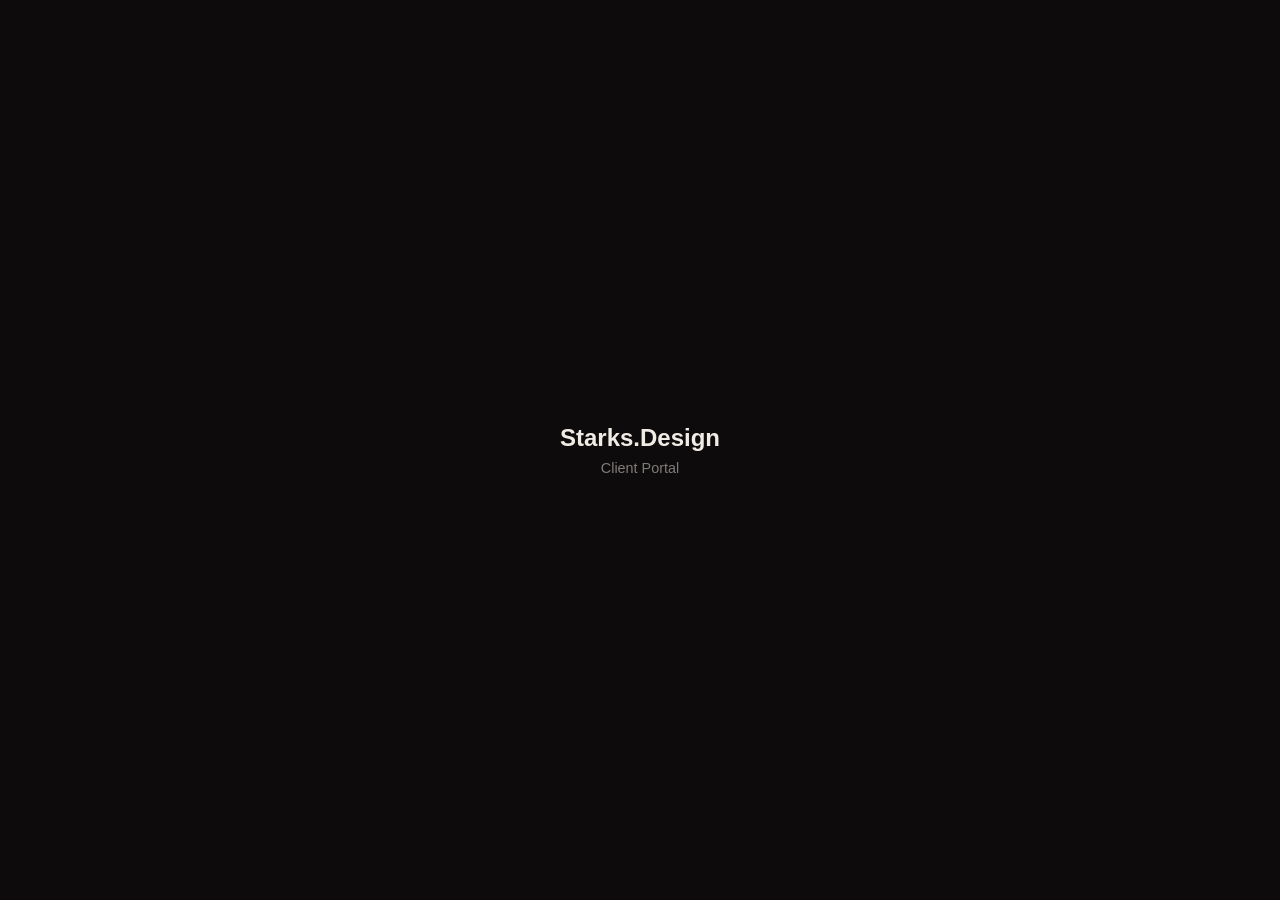
<file: index.html>
<!DOCTYPE html>
<html lang="de">
<head>
<meta charset="UTF-8">
<meta name="robots" content="noindex, nofollow">
<meta name="viewport" content="width=device-width, initial-scale=1.0">
<title>Starks.Design — Client Portal</title>
<style>
  * { margin: 0; padding: 0; box-sizing: border-box; }
  body { background: #0D0B0B; color: #F1EBE5; font-family: 'Inter', -apple-system, sans-serif; display: flex; align-items: center; justify-content: center; min-height: 100vh; }
  .wrap { text-align: center; padding: 2rem; }
  h1 { font-size: 1.5rem; font-weight: 600; margin-bottom: 0.5rem; }
  p { font-size: 0.9rem; opacity: 0.5; }
</style>
</head>
<body>
<div class="wrap">
  <h1>Starks.Design</h1>
  <p>Client Portal</p>
</div>
<script defer src="https://static.cloudflareinsights.com/beacon.min.js" data-cf-beacon='{"token": "7d18ec3381de4b31917579e9dbac5aa0"}'></script>
<script type="text/javascript">(function(c,l,a,r,i,t,y){c[a]=c[a]||function(){(c[a].q=c[a].q||[]).push(arguments)};t=l.createElement(r);t.async=1;t.src="https://www.clarity.ms/tag/"+i;y=l.getElementsByTagName(r)[0];y.parentNode.insertBefore(t,y);})(window,document,"clarity","script","wxai4urpia");clarity("set","cookies",false);</script>
<script>
document.addEventListener('DOMContentLoaded',function(){
  document.querySelectorAll('a[href*="tidycal"],a[href*="mailto"],a[href*="tel:"]').forEach(function(el){
    el.addEventListener('click',function(){clarity('event','cta_click');});
  });
  var locks=document.querySelectorAll('.lock-badge,[data-lock],.blur-card');
  locks.forEach(function(el){
    el.addEventListener('click',function(){clarity('event','lock_click');});
  });
  var observer=new IntersectionObserver(function(entries){
    entries.forEach(function(e){
      if(e.isIntersecting){clarity('event','reached_'+e.target.dataset.section);observer.unobserve(e.target);}
    });
  },{threshold:0.5});
  document.querySelectorAll('[data-section]').forEach(function(el){observer.observe(el);});
  var scrollMax=0;
  window.addEventListener('scroll',function(){
    var pct=Math.round((window.scrollY+window.innerHeight)/document.documentElement.scrollHeight*100);
    if(pct>scrollMax){scrollMax=pct;if(pct>=25&&scrollMax<30)clarity('event','scroll_25');if(pct>=50&&scrollMax<55)clarity('event','scroll_50');if(pct>=75&&scrollMax<80)clarity('event','scroll_75');if(pct>=90&&scrollMax<95)clarity('event','scroll_90');}
  });
});
</script>
</body>
</html>
</file>
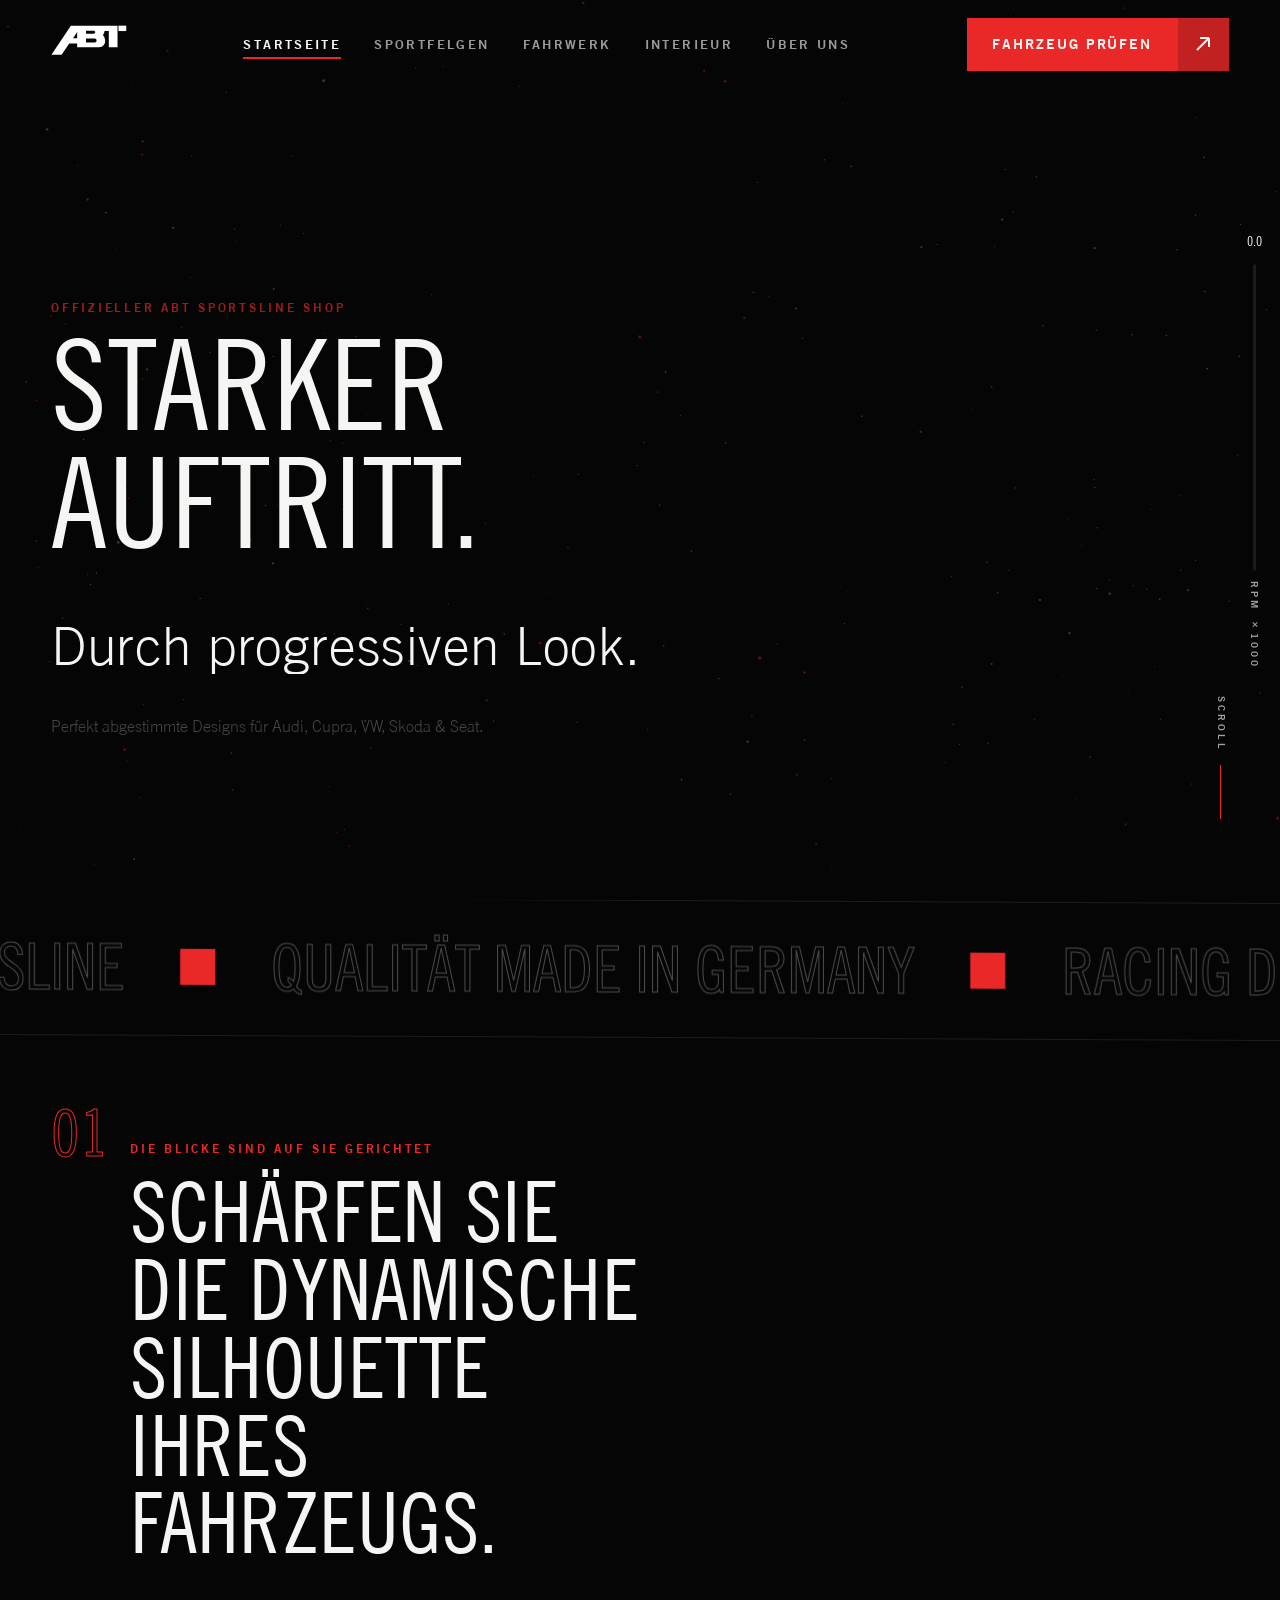
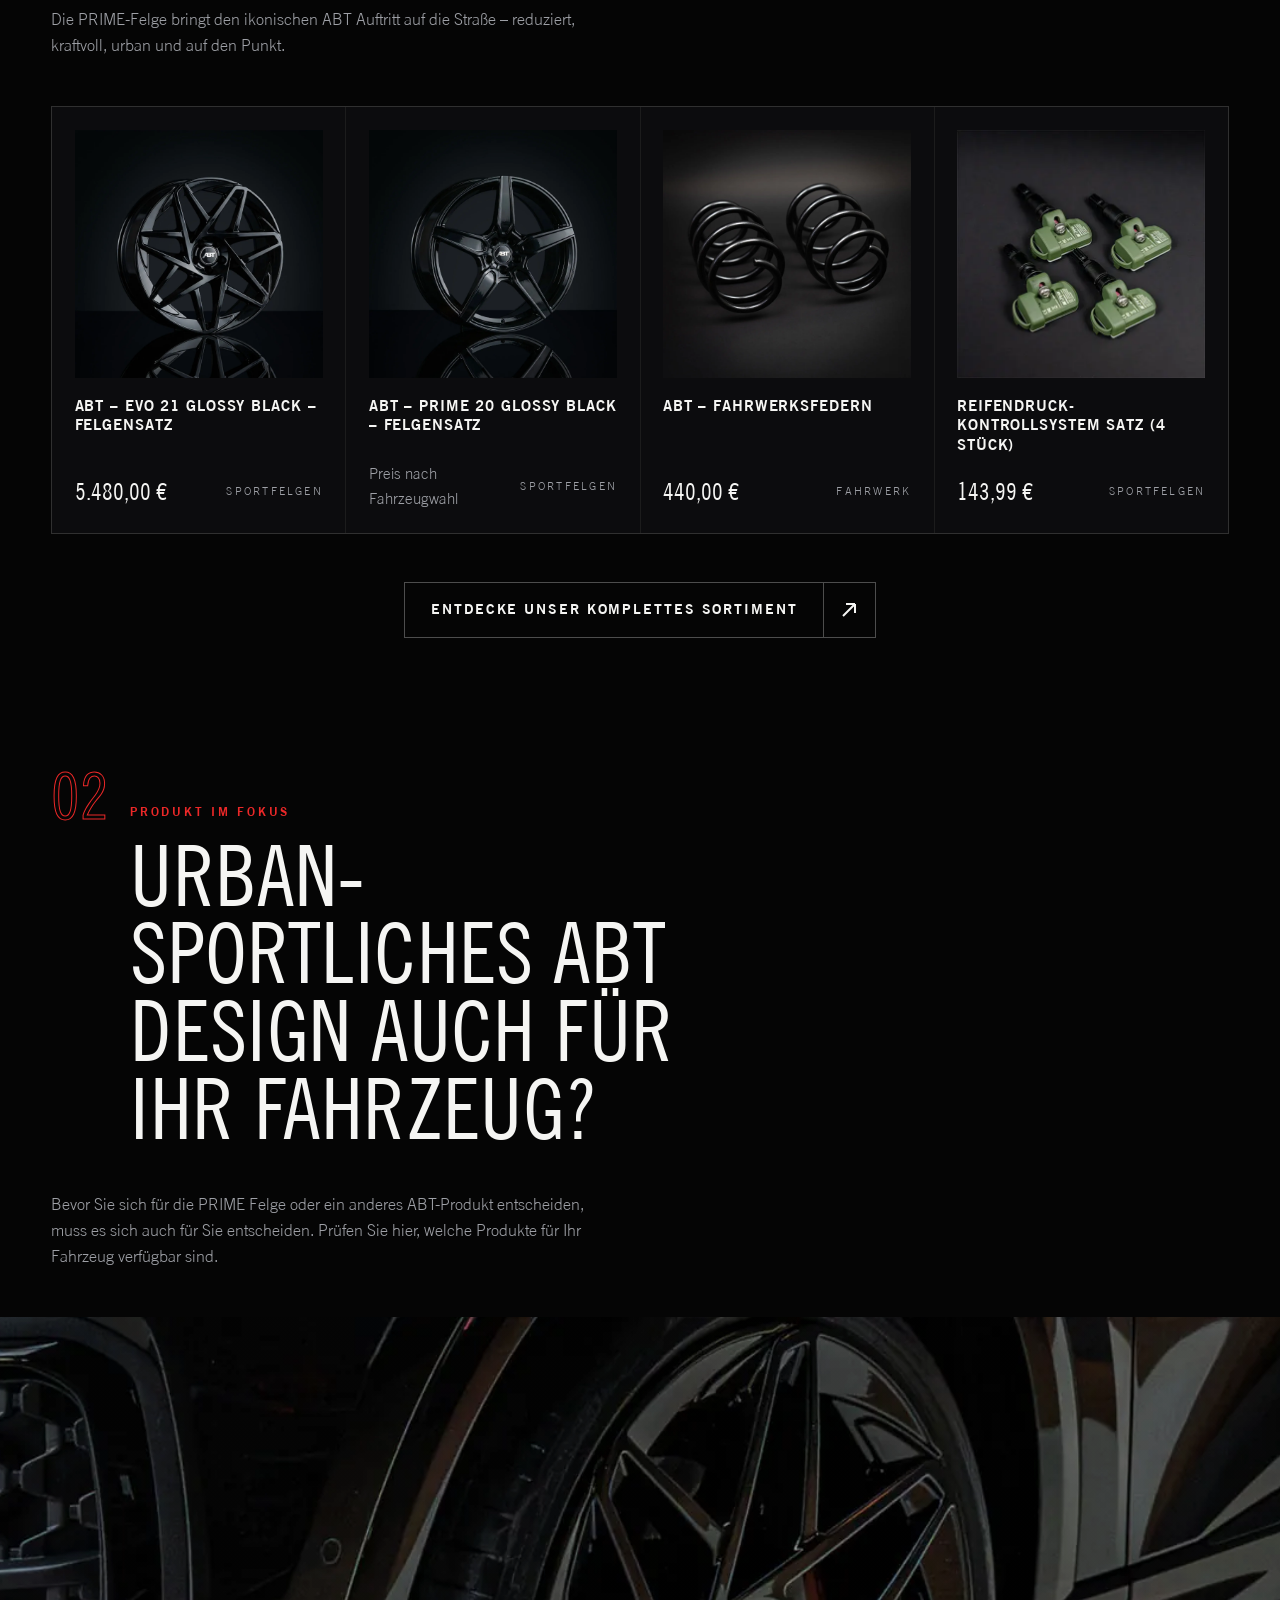
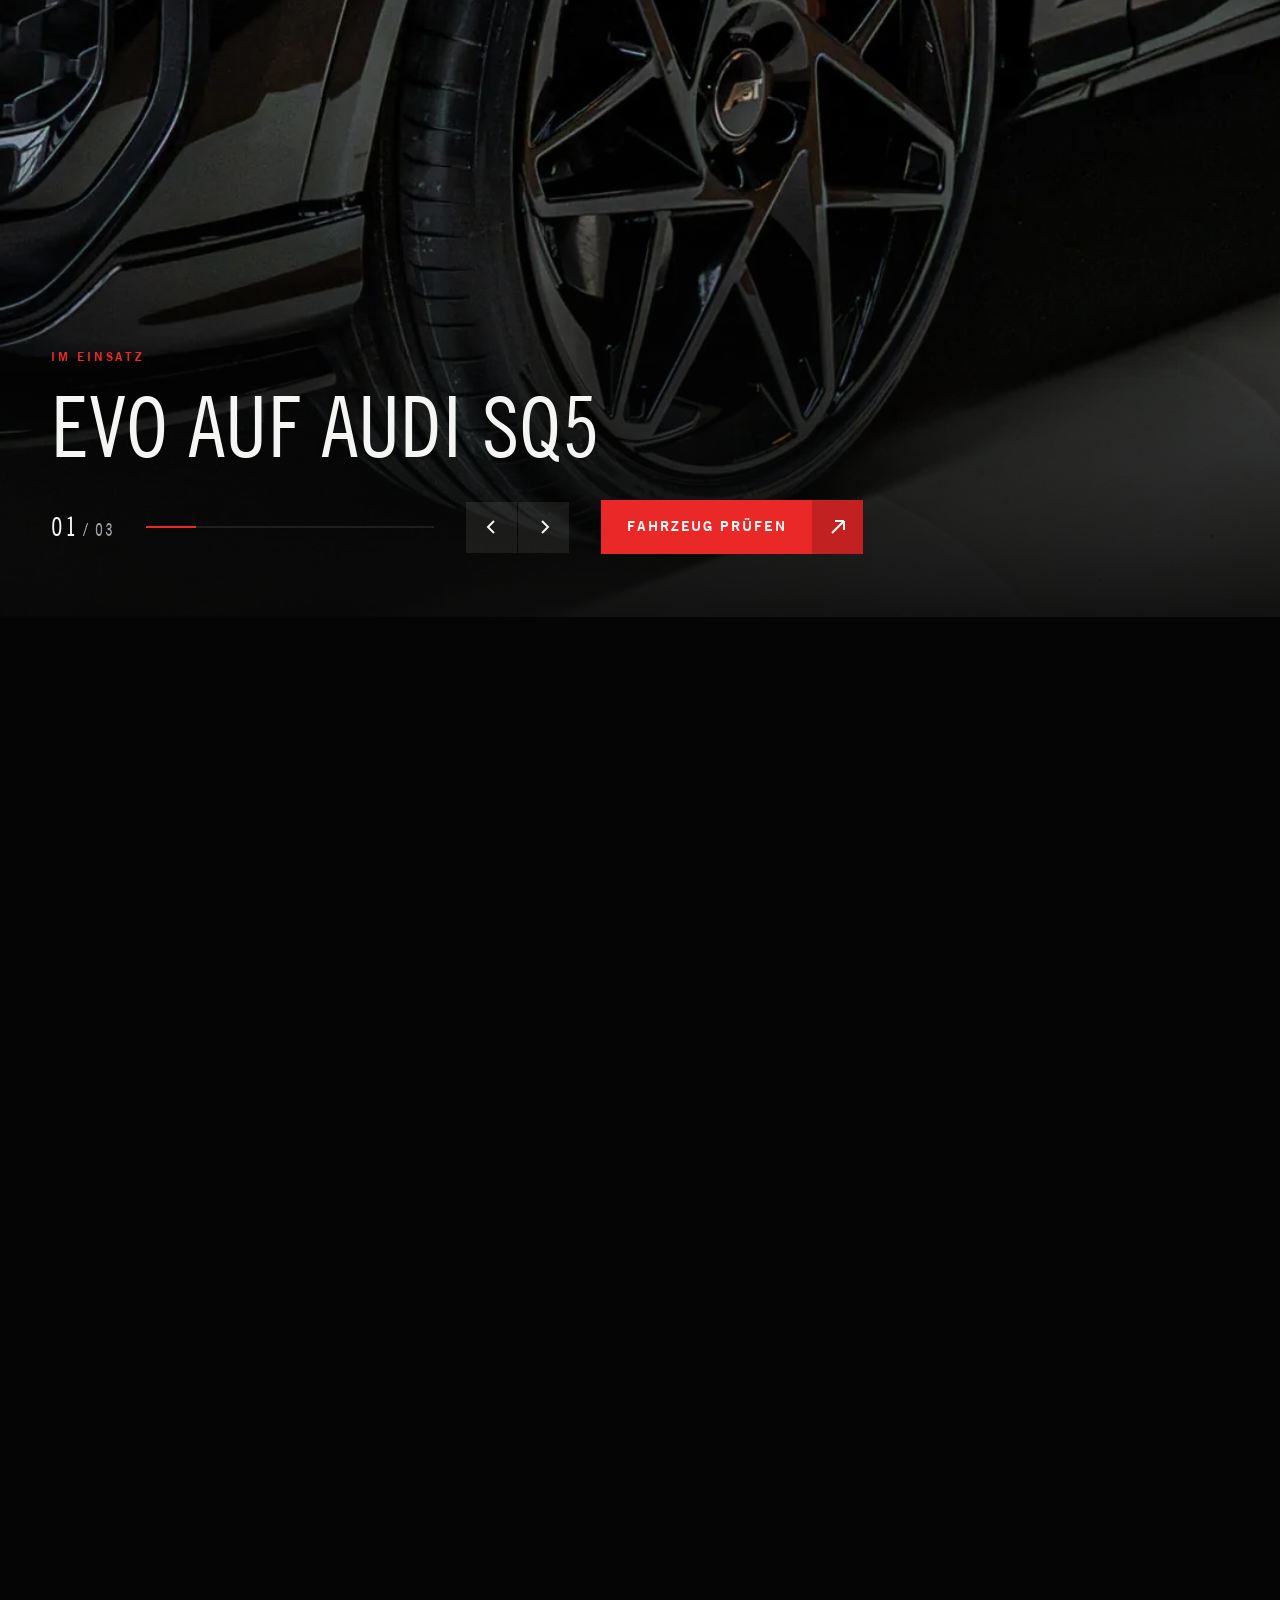
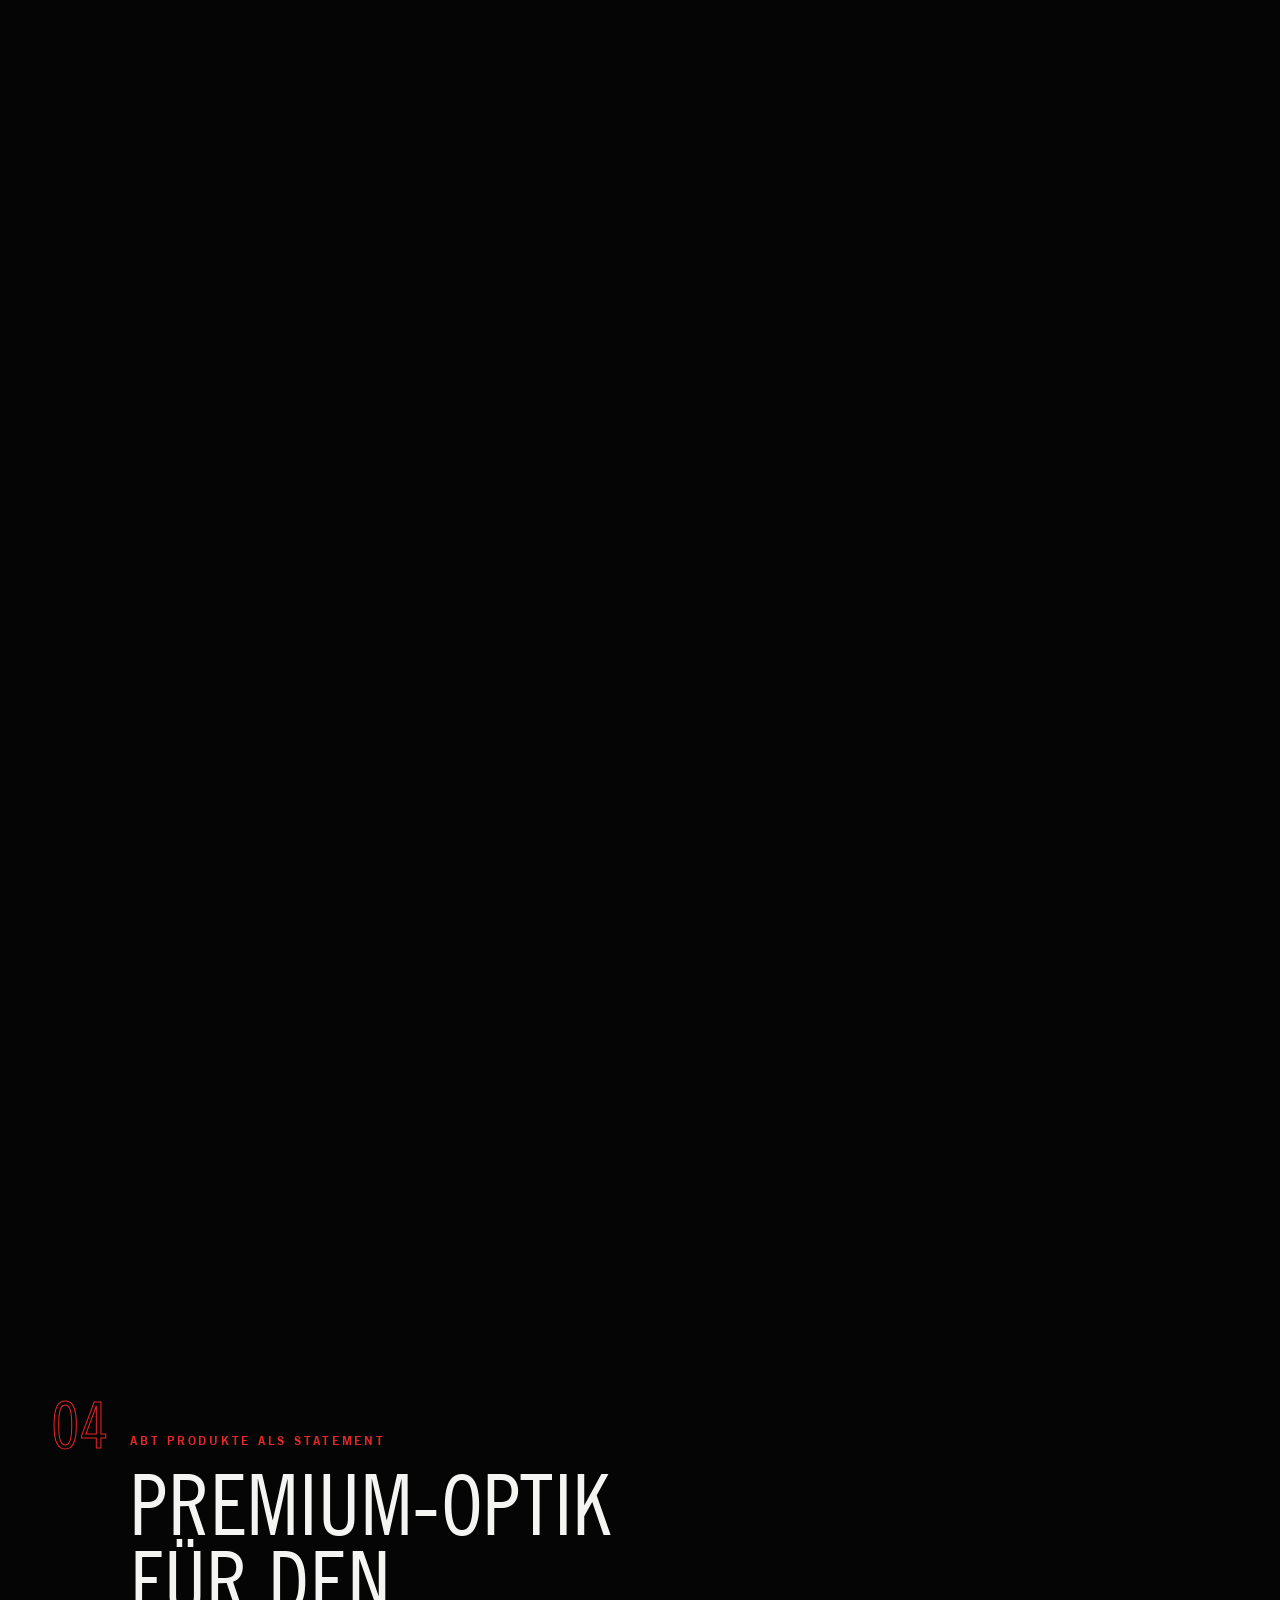
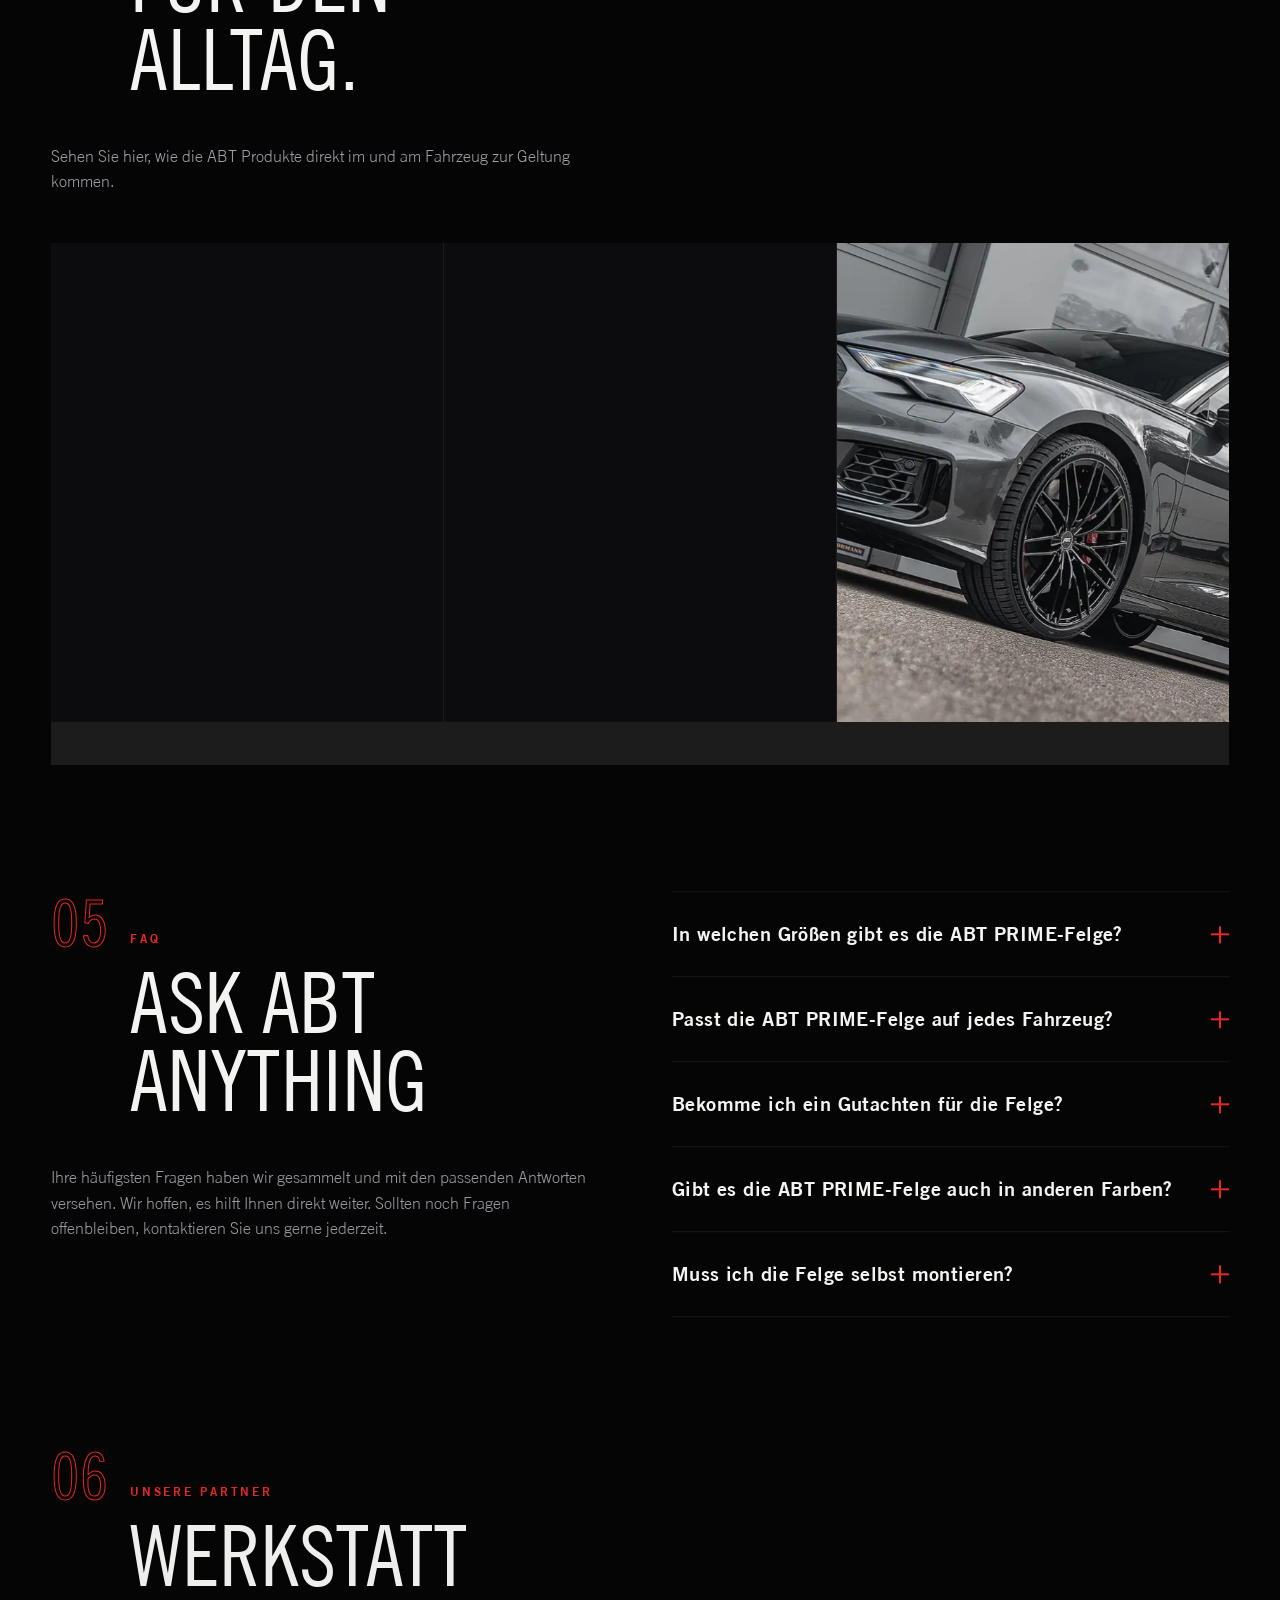
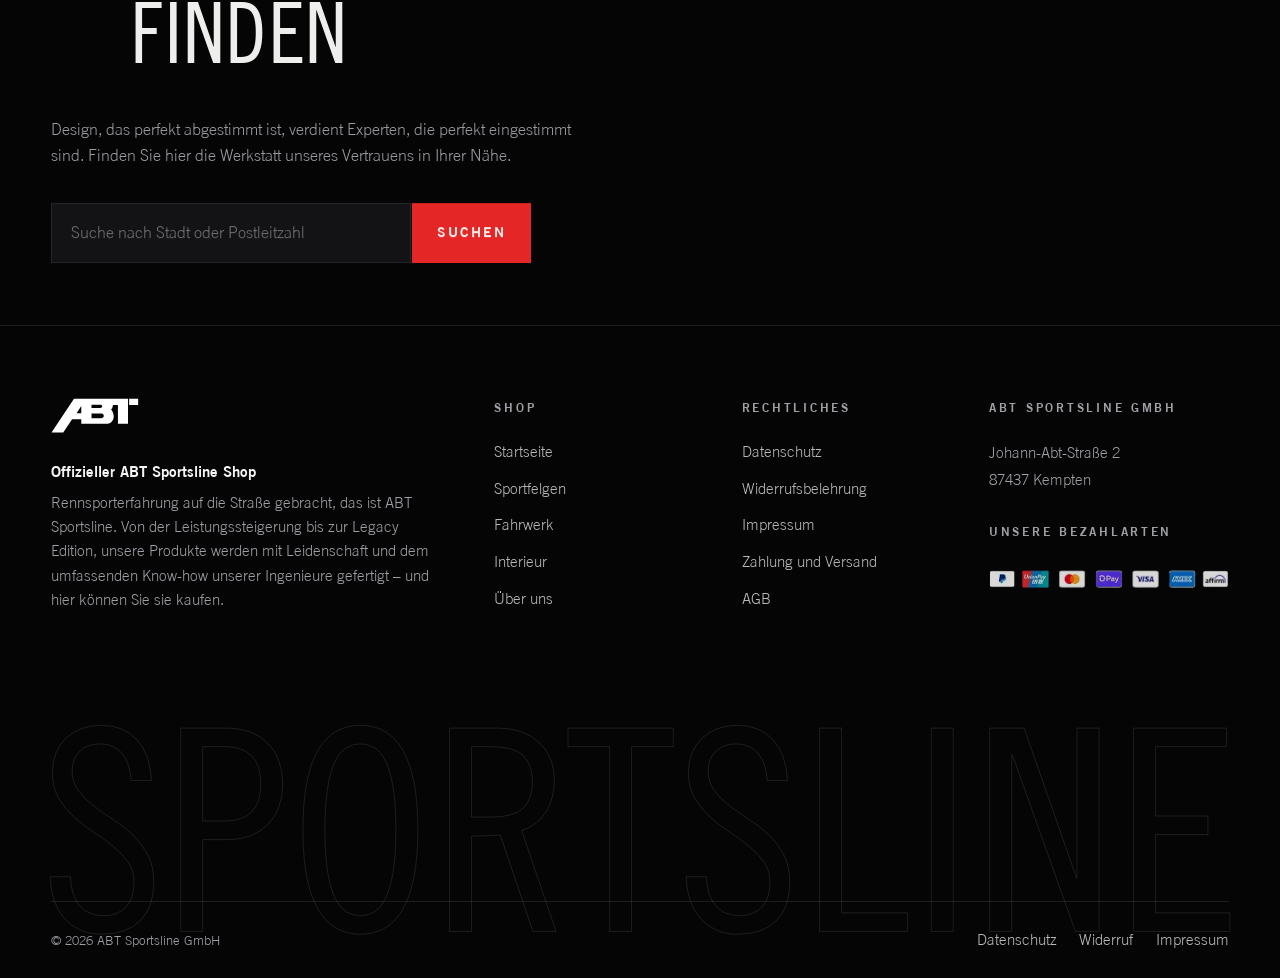
<file: abt-demo/index.html>
<!DOCTYPE html>
<html lang="de">
<head>
<meta charset="UTF-8">
<meta name="viewport" content="width=device-width, initial-scale=1">
<title>ABT Shop — Offizieller ABT Sportsline Shop</title>
<meta name="description" content="Starker Auftritt durch progressiven Look. Perfekt abgestimmte Designs für Audi, Cupra, VW, Skoda & Seat.">
<link rel="stylesheet" href="css/style.css">
</head>
<body>

<!-- Preloader -->
<div class="preloader" aria-hidden="true">
  <svg viewBox="0 0 102 41" fill="none" xmlns="http://www.w3.org/2000/svg"><path d="M0.611328 40.292L26.7865 0.860352H89.7556V29.9648H77.9998V8.1814H72.2594C72.067 9.35733 71.977 9.77439 71.6715 10.6587C71.229 11.8921 70.9277 12.3311 69.9349 13.5227C71.117 14.822 71.5805 15.5526 72.1642 17.0359C72.7449 18.4302 73.0911 20.1131 73.0911 21.5378C73.0911 23.6095 72.4624 25.375 71.1128 27.0903C70.4956 27.9087 69.7465 28.5913 68.8876 29.1192C67.8174 29.7536 66.8089 29.9648 64.8745 29.9648H35.2836V24.8304H24.5896L14.2869 40.292H0.611328ZM47.2319 23.4778H58.8057C60.4534 23.4778 61.5174 22.4357 61.5174 20.8218C61.5174 19.2079 60.4231 18.1125 58.9145 18.1125H47.2319V23.4778ZM29.7932 17.7864H35.2846V9.29461L29.7932 17.7864ZM47.212 11.6715H57.182C58.8182 11.6715 59.6489 11.0068 59.6489 9.69495C59.6489 8.00057 58.0692 7.74657 57.1276 7.74657H47.2109V11.6715H47.212Z" fill="white"/><path d="M101.55 0.860352H91.0645V8.1814H101.55V0.860352Z" fill="white"/></svg>
  <div class="preloader-bar"><i></i></div>
</div>

<!-- Navigation -->
<header class="nav">
  <a class="nav-logo" href="index.html" aria-label="ABT Startseite">
    <svg viewBox="0 0 102 41" fill="none" xmlns="http://www.w3.org/2000/svg"><path d="M0.611328 40.292L26.7865 0.860352H89.7556V29.9648H77.9998V8.1814H72.2594C72.067 9.35733 71.977 9.77439 71.6715 10.6587C71.229 11.8921 70.9277 12.3311 69.9349 13.5227C71.117 14.822 71.5805 15.5526 72.1642 17.0359C72.7449 18.4302 73.0911 20.1131 73.0911 21.5378C73.0911 23.6095 72.4624 25.375 71.1128 27.0903C70.4956 27.9087 69.7465 28.5913 68.8876 29.1192C67.8174 29.7536 66.8089 29.9648 64.8745 29.9648H35.2836V24.8304H24.5896L14.2869 40.292H0.611328ZM47.2319 23.4778H58.8057C60.4534 23.4778 61.5174 22.4357 61.5174 20.8218C61.5174 19.2079 60.4231 18.1125 58.9145 18.1125H47.2319V23.4778ZM29.7932 17.7864H35.2846V9.29461L29.7932 17.7864ZM47.212 11.6715H57.182C58.8182 11.6715 59.6489 11.0068 59.6489 9.69495C59.6489 8.00057 58.0692 7.74657 57.1276 7.74657H47.2109V11.6715H47.212Z" fill="white"/><path d="M101.55 0.860352H91.0645V8.1814H101.55V0.860352Z" fill="white"/></svg>
  </a>
  <nav aria-label="Hauptnavigation">
    <ul class="nav-links">
      <li><a href="index.html" class="is-active">Startseite</a></li>
      <li><a href="produkt-evo.html">Sportfelgen</a></li>
      <li><a href="produkt-federn.html">Fahrwerk</a></li>
      <li><a href="index.html#produkte">Interieur</a></li>
      <li><a href="ueber-uns.html">Über uns</a></li>
    </ul>
  </nav>
  <div class="nav-cta">
    <a class="btn" href="index.html#fokus">
      <span class="btn-label">Fahrzeug prüfen</span>
      <span class="btn-arrow"><svg viewBox="0 0 16 16" fill="none"><path d="M2 14L14 2M14 2H5M14 2V11" stroke="currentColor" stroke-width="2"/></svg></span>
    </a>
    <button class="nav-burger" aria-label="Menü öffnen"><span></span><span></span></button>
  </div>
</header>

<div class="mobile-menu">
  <a href="index.html" class="is-active">Startseite</a>
  <a href="produkt-evo.html">Sportfelgen</a>
  <a href="produkt-federn.html">Fahrwerk</a>
  <a href="index.html#produkte">Interieur</a>
  <a href="ueber-uns.html">Über uns</a>
</div>

<!-- Redline Scroll-Indikator -->
<div class="redline" aria-hidden="true">
  <span class="redline-value">0.0</span>
  <div class="redline-track"><i class="redline-fill"></i></div>
  <span class="redline-label">RPM ×1000</span>
</div>

<main>

  <!-- Hero -->
  <section class="hero">
    <div class="hero-media">
      <video src="https://pub-4e8524ea958144bf9110f9c76f5e0d6c.r2.dev/abt-demo/video/hero.mp4" autoplay muted loop playsinline></video>
    </div>
    <div class="hero-webgl"></div>
    <div class="hero-content">
      <p class="t-label" data-hero-fade>Offizieller ABT Sportsline Shop</p>
      <h1 class="t-hero hero-title" data-hero-title style="margin-top: 1rem;">
        <span class="line"><span>Starker</span></span>
        <span class="line"><span>Auftritt.</span></span>
        <span class="line"><span class="hero-line-sub">Durch progressiven Look.</span></span>
      </h1>
      <p class="hero-sub" data-hero-fade>Perfekt abgestimmte Designs für Audi, Cupra, VW, Skoda &amp; Seat.</p>
      <div class="hero-actions" data-hero-fade>
        <a class="btn" href="#fokus">
          <span class="btn-label">Fahrzeug prüfen</span>
          <span class="btn-arrow"><svg viewBox="0 0 16 16" fill="none"><path d="M2 14L14 2M14 2H5M14 2V11" stroke="currentColor" stroke-width="2"/></svg></span>
        </a>
        <a class="btn btn--ghost" href="#produkte">
          <span class="btn-label">Unsere Produkte</span>
          <span class="btn-arrow"><svg viewBox="0 0 16 16" fill="none"><path d="M8 2V14M8 14L2 8M8 14L14 8" stroke="currentColor" stroke-width="2"/></svg></span>
        </a>
      </div>
    </div>
    <div class="hero-scrollhint" aria-hidden="true"><span>Scroll</span><i></i></div>
  </section>

  <!-- Marquee -->
  <div class="marquee" data-skew>
    <div class="marquee-track">
      <span>ABT Sportsline</span>
      <span>Qualität Made in Germany</span>
      <span>Racing DNA</span>
    </div>
  </div>

  <!-- 01 — Produkte -->
  <section class="section" id="produkte">
    <div class="container">
      <div class="sec-head" data-reveal>
        <span class="t-num">01</span>
        <div class="sec-head-stack">
          <p class="t-label">Die Blicke sind auf Sie gerichtet</p>
          <h2 class="t-h2" style="max-width: 14ch;">Schärfen Sie die dynamische Silhouette Ihres Fahrzeugs.</h2>
        </div>
      </div>
      <p class="t-body" data-reveal style="margin-bottom: 3rem;">Die PRIME-Felge bringt den ikonischen ABT Auftritt auf die Straße – reduziert, kraftvoll, urban und auf den Punkt.</p>

      <div class="product-grid" data-reveal>
        <a class="product-card" href="produkt-evo.html">
          <span class="product-card-arrow"><svg viewBox="0 0 16 16" fill="none"><path d="M2 14L14 2M14 2H5M14 2V11" stroke="currentColor" stroke-width="2"/></svg></span>
          <div class="product-card-img"><img src="assets/img/produkt-evo.webp" alt="ABT EVO Felge in Glossy Black" loading="lazy"></div>
          <p class="product-card-name">ABT – EVO 21 Glossy Black – Felgensatz</p>
          <div class="product-card-meta">
            <span class="product-card-price">5.480,00&nbsp;€</span>
            <span class="product-card-cat">Sportfelgen</span>
          </div>
        </a>
        <a class="product-card" href="produkt-evo.html">
          <span class="product-card-arrow"><svg viewBox="0 0 16 16" fill="none"><path d="M2 14L14 2M14 2H5M14 2V11" stroke="currentColor" stroke-width="2"/></svg></span>
          <div class="product-card-img"><img src="assets/img/produkt-prime.webp" alt="ABT PRIME Felge in Glossy Black" loading="lazy"></div>
          <p class="product-card-name">ABT – PRIME 20 Glossy Black – Felgensatz</p>
          <div class="product-card-meta">
            <span class="product-card-price" style="font-size:0.95rem; font-family:var(--font-body); color:var(--silver);">Preis nach Fahrzeugwahl</span>
            <span class="product-card-cat">Sportfelgen</span>
          </div>
        </a>
        <a class="product-card" href="produkt-federn.html">
          <span class="product-card-arrow"><svg viewBox="0 0 16 16" fill="none"><path d="M2 14L14 2M14 2H5M14 2V11" stroke="currentColor" stroke-width="2"/></svg></span>
          <div class="product-card-img"><img src="assets/img/produkt-federn.webp" alt="ABT Fahrwerksfedern" loading="lazy"></div>
          <p class="product-card-name">ABT – Fahrwerksfedern</p>
          <div class="product-card-meta">
            <span class="product-card-price">440,00&nbsp;€</span>
            <span class="product-card-cat">Fahrwerk</span>
          </div>
        </a>
        <a class="product-card" href="index.html#produkte">
          <span class="product-card-arrow"><svg viewBox="0 0 16 16" fill="none"><path d="M2 14L14 2M14 2H5M14 2V11" stroke="currentColor" stroke-width="2"/></svg></span>
          <div class="product-card-img"><img src="assets/img/produkt-rdks.webp" alt="Reifendruckkontrollsystem" loading="lazy"></div>
          <p class="product-card-name">Reifendruck-Kontrollsystem Satz (4 Stück)</p>
          <div class="product-card-meta">
            <span class="product-card-price">143,99&nbsp;€</span>
            <span class="product-card-cat">Sportfelgen</span>
          </div>
        </a>
      </div>

      <div data-reveal style="margin-top: 3rem; display:flex; justify-content:center;">
        <a class="btn btn--ghost" href="produkt-evo.html">
          <span class="btn-label">Entdecke unser komplettes Sortiment</span>
          <span class="btn-arrow"><svg viewBox="0 0 16 16" fill="none"><path d="M2 14L14 2M14 2H5M14 2V11" stroke="currentColor" stroke-width="2"/></svg></span>
        </a>
      </div>
    </div>
  </section>

  <!-- 02 — Produkt im Fokus (Slider) -->
  <section class="section" id="fokus">
    <div class="container">
      <div class="sec-head" data-reveal>
        <span class="t-num">02</span>
        <div class="sec-head-stack">
          <p class="t-label">Produkt im Fokus</p>
          <h2 class="t-h2" style="max-width: 16ch;">Urban-sportliches ABT Design auch für Ihr Fahrzeug?</h2>
        </div>
      </div>
      <p class="t-body" data-reveal style="margin-bottom: 3rem;">Bevor Sie sich für die PRIME Felge oder ein anderes ABT-Produkt entscheiden, muss es sich auch für Sie entscheiden. Prüfen Sie hier, welche Produkte für Ihr Fahrzeug verfügbar sind.</p>
    </div>

    <div class="showcase" data-showcase data-reveal-img aria-roledescription="Slider" aria-label="Produkt-Showcase">
      <div class="showcase-slide" data-title="EVO auf Audi SQ5">
        <div class="showcase-slide-media"><img src="assets/img/slider-sq5-evo.webp" alt="ABT EVO Felge am Audi SQ5"></div>
      </div>
      <div class="showcase-slide" data-title="PRIME auf CUPRA">
        <div class="showcase-slide-media"><img src="assets/img/slider-cupra-prime.webp" alt="ABT PRIME Felge am CUPRA"></div>
      </div>
      <div class="showcase-slide" data-title="LED-Türeinstiegsbeleuchtung">
        <div class="showcase-slide-media"><img src="assets/img/slider-tuereinstieg.webp" alt="ABT Türeinstiegsbeleuchtung"></div>
      </div>
      <div class="showcase-ui">
        <p class="t-label showcase-eyebrow">Im Einsatz</p>
        <div class="showcase-title-wrap">
          <h3 class="t-h2 showcase-title">EVO auf Audi SQ5</h3>
        </div>
        <div class="showcase-foot">
          <span class="showcase-count"><b>01</b> / 03</span>
          <div class="showcase-progress"><i></i></div>
          <div class="showcase-arrows">
            <button data-prev aria-label="Vorheriger Slide"><svg viewBox="0 0 16 16" fill="none"><path d="M10 2L4 8L10 14" stroke="currentColor" stroke-width="2"/></svg></button>
            <button data-next aria-label="Nächster Slide"><svg viewBox="0 0 16 16" fill="none"><path d="M6 2L12 8L6 14" stroke="currentColor" stroke-width="2"/></svg></button>
          </div>
          <a class="btn" href="produkt-evo.html">
            <span class="btn-label">Fahrzeug prüfen</span>
            <span class="btn-arrow"><svg viewBox="0 0 16 16" fill="none"><path d="M2 14L14 2M14 2H5M14 2V11" stroke="currentColor" stroke-width="2"/></svg></span>
          </a>
        </div>
      </div>
    </div>
  </section>

  <!-- 03 — The ABT Mission (Cinema) -->
  <section data-cinema>
    <div class="cinema-stage">
      <div class="cinema-video"><video src="https://pub-4e8524ea958144bf9110f9c76f5e0d6c.r2.dev/abt-demo/video/media-3.mp4" autoplay muted loop playsinline></video></div>
      <div class="cinema-caption">
        <p class="t-label" style="margin-bottom: 1.2rem;">03 — The ABT Mission</p>
        <h2 class="t-hero">Von der Rennstrecke auf die Straße.</h2>
        <p class="t-body" style="margin: 1.6rem auto 0; text-align:center;">Ohne Kompromisse bei Performance und Design.</p>
      </div>
    </div>
  </section>

  <!-- 04 — Statement (Video-Grid) -->
  <section class="section">
    <div class="container">
      <div class="sec-head" data-reveal>
        <span class="t-num">04</span>
        <div class="sec-head-stack">
          <p class="t-label">ABT Produkte als Statement</p>
          <h2 class="t-h2" style="max-width: 13ch;">Premium-Optik für den Alltag.</h2>
        </div>
      </div>
      <p class="t-body" data-reveal style="margin-bottom: 3rem;">Sehen Sie hier, wie die ABT Produkte direkt im und am Fahrzeug zur Geltung kommen.</p>
      <div class="media-grid">
        <figure class="media-grid-item" data-reveal-img><video src="https://pub-4e8524ea958144bf9110f9c76f5e0d6c.r2.dev/abt-demo/video/media-1.mp4" autoplay muted loop playsinline></video></figure>
        <figure class="media-grid-item" data-reveal-img><video src="https://pub-4e8524ea958144bf9110f9c76f5e0d6c.r2.dev/abt-demo/video/media-2.mp4" autoplay muted loop playsinline></video></figure>
        <figure class="media-grid-item" data-reveal-img><img src="assets/img/hero-audi-s6.webp" alt="Audi S6 mit ABT Felgen, Seitenansicht" loading="lazy" style="width:100%;height:100%;object-fit:cover;"></figure>
      </div>
    </div>
  </section>

  <!-- 05 — FAQ -->
  <section class="section">
    <div class="container">
      <div class="grid-2" style="align-items: start;">
        <div>
          <div class="sec-head" data-reveal>
            <span class="t-num">05</span>
            <div class="sec-head-stack">
              <p class="t-label">FAQ</p>
              <h2 class="t-h2">Ask ABT Anything</h2>
            </div>
          </div>
          <p class="t-body" data-reveal>Ihre häufigsten Fragen haben wir gesammelt und mit den passenden Antworten versehen. Wir hoffen, es hilft Ihnen direkt weiter. Sollten noch Fragen offenbleiben, kontaktieren Sie uns gerne jederzeit.</p>
        </div>
        <div class="faq-list" data-reveal>
          <div class="faq-item">
            <button class="faq-q">In welchen Größen gibt es die ABT PRIME-Felge?<span class="faq-icon"></span></button>
            <div class="faq-a"><div class="faq-a-inner">Zurzeit bieten wir die Größen 20 und 21 Zoll an.</div></div>
          </div>
          <div class="faq-item">
            <button class="faq-q">Passt die ABT PRIME-Felge auf jedes Fahrzeug?<span class="faq-icon"></span></button>
            <div class="faq-a"><div class="faq-a-inner">Leider nicht. Prüfen Sie am besten mit Hilfe der Fahrzeugauswahl im Shop oder in unserem Konfigurator, ob es für Ihr Fahrzeug eine ABT PRIME-Felge gibt.</div></div>
          </div>
          <div class="faq-item">
            <button class="faq-q">Bekomme ich ein Gutachten für die Felge?<span class="faq-icon"></span></button>
            <div class="faq-a"><div class="faq-a-inner">Ja. Sie können das Gutachten für Ihre Felge nach dem Kauf in Ihrem Benutzerkonto herunterladen.</div></div>
          </div>
          <div class="faq-item">
            <button class="faq-q">Gibt es die ABT PRIME-Felge auch in anderen Farben?<span class="faq-icon"></span></button>
            <div class="faq-a"><div class="faq-a-inner">Aktuell nicht. Falls Sie sich für ein anderes Design interessieren, können Sie auch auf unserer Felgenseite schauen, welche Felgen für Ihr Fahrzeug verfügbar sind.</div></div>
          </div>
          <div class="faq-item">
            <button class="faq-q">Muss ich die Felge selbst montieren?<span class="faq-icon"></span></button>
            <div class="faq-a"><div class="faq-a-inner">Nein. Sie können beim Checkout wählen, wohin wir die Felge versenden sollen. Hier stehen Ihnen diverse ABT-Partner deutschlandweit zur Verfügung. Auch direkt bei uns in Kempten ist die Montage möglich.</div></div>
          </div>
        </div>
      </div>
    </div>
  </section>

  <!-- 06 — Werkstatt finden -->
  <section class="section">
    <div class="container">
      <div class="grid-2">
        <div>
          <div class="sec-head" data-reveal>
            <span class="t-num">06</span>
            <div class="sec-head-stack">
              <p class="t-label">Unsere Partner</p>
              <h2 class="t-h2">Werkstatt finden</h2>
            </div>
          </div>
          <p class="t-body" data-reveal>Design, das perfekt abgestimmt ist, verdient Experten, die perfekt eingestimmt sind. Finden Sie hier die Werkstatt unseres Vertrauens in Ihrer Nähe.</p>
          <div data-reveal style="margin-top: 2.2rem; display: flex; gap: 1px; max-width: 30rem;">
            <input type="text" placeholder="Suche nach Stadt oder Postleitzahl" aria-label="Suche nach Stadt oder Postleitzahl" style="flex:1; background: var(--smoke); border: 1px solid var(--line); color: var(--white); padding: 1rem 1.2rem; font: inherit; min-width: 0;">
            <button class="btn" type="button" style="border:0;">
              <span class="btn-label">Suchen</span>
            </button>
          </div>
        </div>
        <figure data-reveal-img style="overflow:clip;">
          <img src="assets/img/network_map.webp" alt="Weltkarte des ABT Partner-Netzwerks" loading="lazy">
        </figure>
      </div>
    </div>
  </section>

</main>

<!-- Footer -->
<footer class="footer">
  <div class="container">
    <div class="footer-grid">
      <div class="footer-brand">
        <svg viewBox="0 0 102 41" fill="none" xmlns="http://www.w3.org/2000/svg" aria-label="ABT"><path d="M0.611328 40.292L26.7865 0.860352H89.7556V29.9648H77.9998V8.1814H72.2594C72.067 9.35733 71.977 9.77439 71.6715 10.6587C71.229 11.8921 70.9277 12.3311 69.9349 13.5227C71.117 14.822 71.5805 15.5526 72.1642 17.0359C72.7449 18.4302 73.0911 20.1131 73.0911 21.5378C73.0911 23.6095 72.4624 25.375 71.1128 27.0903C70.4956 27.9087 69.7465 28.5913 68.8876 29.1192C67.8174 29.7536 66.8089 29.9648 64.8745 29.9648H35.2836V24.8304H24.5896L14.2869 40.292H0.611328ZM47.2319 23.4778H58.8057C60.4534 23.4778 61.5174 22.4357 61.5174 20.8218C61.5174 19.2079 60.4231 18.1125 58.9145 18.1125H47.2319V23.4778ZM29.7932 17.7864H35.2846V9.29461L29.7932 17.7864ZM47.212 11.6715H57.182C58.8182 11.6715 59.6489 11.0068 59.6489 9.69495C59.6489 8.00057 58.0692 7.74657 57.1276 7.74657H47.2109V11.6715H47.212Z" fill="white"/><path d="M101.55 0.860352H91.0645V8.1814H101.55V0.860352Z" fill="white"/></svg>
        <p><strong style="color: var(--white); display:block; margin-bottom:0.4rem;">Offizieller ABT Sportsline Shop</strong> Rennsporterfahrung auf die Straße gebracht, das ist ABT Sportsline. Von der Leistungssteigerung bis zur Legacy Edition, unsere Produkte werden mit Leidenschaft und dem umfassenden Know-how unserer Ingenieure gefertigt – und hier können Sie sie kaufen.</p>
      </div>
      <div>
        <h4>Shop</h4>
        <ul>
          <li><a href="index.html">Startseite</a></li>
          <li><a href="produkt-evo.html">Sportfelgen</a></li>
          <li><a href="produkt-federn.html">Fahrwerk</a></li>
          <li><a href="index.html#produkte">Interieur</a></li>
          <li><a href="ueber-uns.html">Über uns</a></li>
        </ul>
      </div>
      <div>
        <h4>Rechtliches</h4>
        <ul>
          <li><a href="#">Datenschutz</a></li>
          <li><a href="#">Widerrufsbelehrung</a></li>
          <li><a href="#">Impressum</a></li>
          <li><a href="#">Zahlung und Versand</a></li>
          <li><a href="#">AGB</a></li>
        </ul>
      </div>
      <div>
        <h4>ABT Sportsline GmbH</h4>
        <address class="footer-address">Johann-Abt-Straße 2<br>87437 Kempten</address>
        <div class="footer-payments">
          <h4 style="margin-top: 1.8rem;">Unsere Bezahlarten</h4>
          <img src="assets/img/Payment_Methods.webp" alt="Bezahlarten" loading="lazy">
        </div>
      </div>
    </div>
  </div>
  <span class="footer-wordmark" aria-hidden="true">Sportsline</span>
  <div class="container">
    <div class="footer-legal">
      <span>© 2026 ABT Sportsline GmbH</span>
      <ul>
        <li><a href="#">Datenschutz</a></li>
        <li><a href="#">Widerruf</a></li>
        <li><a href="#">Impressum</a></li>
      </ul>
    </div>
  </div>
</footer>

<script src="js/vendor/gsap.min.js"></script>
<script src="js/vendor/ScrollTrigger.min.js"></script>
<script src="js/vendor/lenis.min.js"></script>
<script src="js/app.js"></script>
<script type="module" src="js/webgl.js"></script>
</body>
</html>
</file>
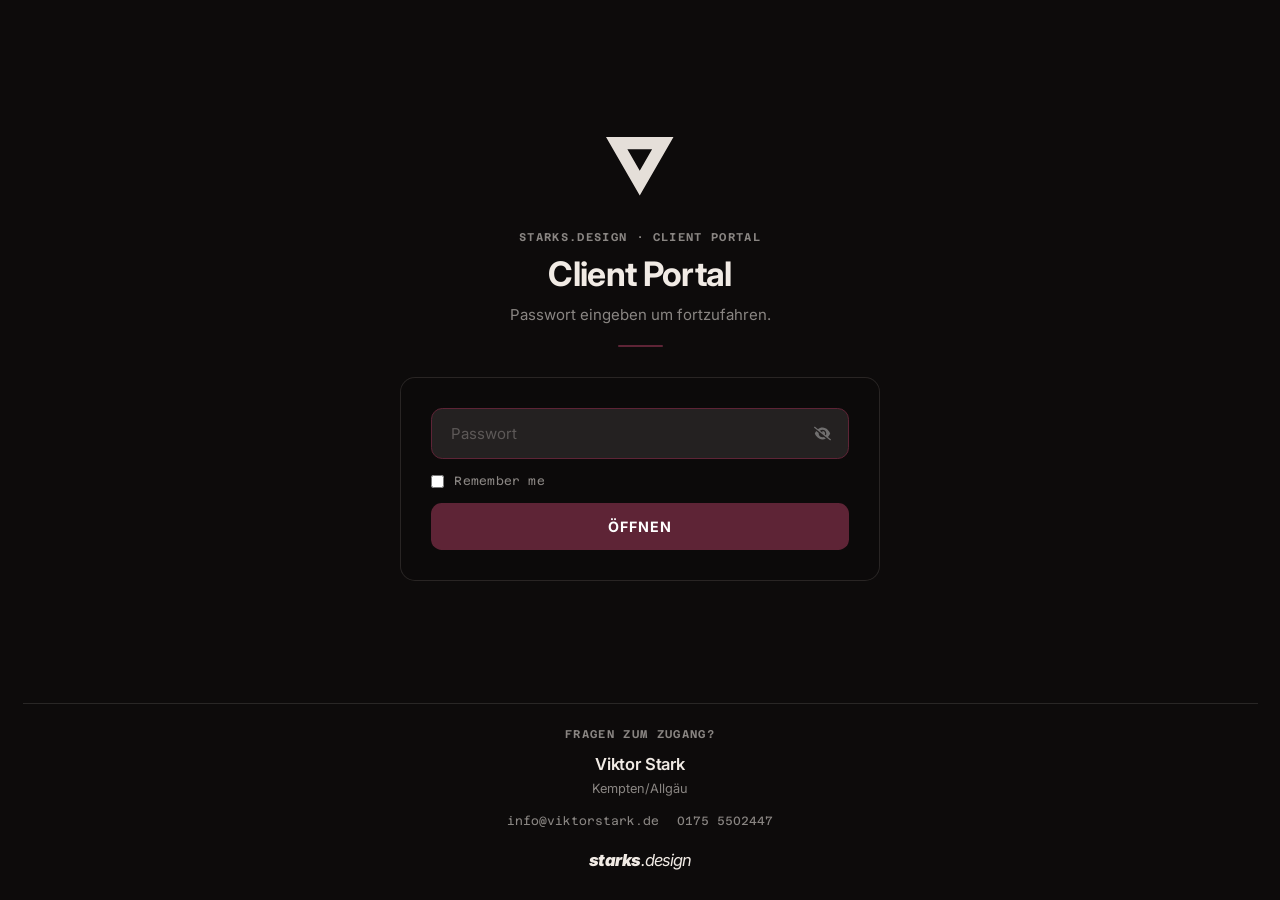
<file: gleinig/index.html>
<!DOCTYPE html>
<html class="staticrypt-html" lang="de">
    <head>
        <meta charset="utf-8" />
        <title>Client Portal</title>
        <meta name="viewport" content="width=device-width, initial-scale=1" />
        <meta name="robots" content="noindex, nofollow" />
        <meta http-equiv="cache-control" content="max-age=0" />
        <meta http-equiv="cache-control" content="no-cache" />
        <meta http-equiv="expires" content="0" />
        <meta http-equiv="expires" content="Tue, 01 Jan 1980 1:00:00 GMT" />
        <meta http-equiv="pragma" content="no-cache" />
        <link rel="preconnect" href="https://fonts.googleapis.com">
        <link rel="preconnect" href="https://fonts.gstatic.com" crossorigin>
        <link href="https://fonts.googleapis.com/css2?family=Inter:wght@300;400;500;600;700;800;900&family=Azeret+Mono:wght@400;500;600;700&display=swap" rel="stylesheet">
        <style>
            :root {
                /* Fluid Typography (Lumos-System analog starks-design-system/core.css) */
                --size-unit: 16;
                --size-container-ideal: 1920;
                --size-container-min: 992px;
                --size-container-max: 2540px;
                --size-container: clamp(var(--size-container-min), 100vw, var(--size-container-max));
                --size-font: max(15px, calc(var(--size-container) / (var(--size-container-ideal) / var(--size-unit))));

                --bg-00: #0D0B0B;
                --bg-03: color-mix(in srgb, #F1EBE5 3%, #0D0B0B);
                --bg-05: color-mix(in srgb, #F1EBE5 5%, #0D0B0B);
                --bg-10: color-mix(in srgb, #F1EBE5 10%, #0D0B0B);
                --fg: #F1EBE5;
                --fg-muted: color-mix(in srgb, #F1EBE5 55%, transparent);
                --fg-faded: color-mix(in srgb, #F1EBE5 28%, transparent);
                --border: color-mix(in srgb, #F1EBE5 12%, transparent);
                --brand: #5E2436;
                --brand-soft: color-mix(in srgb, #5E2436 15%, transparent);
                --accent: #5E2436;
                --success: #2ECC71;
                --ease-starks: cubic-bezier(0.625, 0.05, 0, 1);
                --radius-sm: 0.5em;
                --radius-md: 0.75em;
                --radius-lg: 1em;
                --radius-round: 100vw;
                --font-primary: 'Inter', -apple-system, BlinkMacSystemFont, sans-serif;
                --font-secondary: 'Azeret Mono', ui-monospace, monospace;
            }

            * { margin: 0; padding: 0; box-sizing: border-box; }
            html, body { height: 100%; }
            html { scrollbar-width: none; }
            body::-webkit-scrollbar { display: none; }

            .staticrypt-body {
                font-family: var(--font-primary);
                font-size: var(--size-font);
                background: var(--bg-00);
                color: var(--fg);
                -webkit-font-smoothing: antialiased;
                overflow-x: hidden;
            }

            /* Haupt-Content */
            .staticrypt-content {
                position: relative;
                z-index: 1;
                min-height: 100vh;
                display: flex;
                flex-direction: column;
                align-items: center;
                justify-content: space-between;
                padding: 3em 1.5em 2em;
            }

            /* Oben: Logo + Heading + Card */
            .staticrypt-main {
                display: flex;
                flex-direction: column;
                align-items: center;
                justify-content: center;
                flex: 1;
                width: 100%;
                max-width: 32em;
                gap: 2em;
            }

            /* Triangle Logo — clean weiss, zentriert oben */
            .staticrypt-logo svg {
                width: 4.5em;
                height: auto;
                fill: var(--fg);
                opacity: 0.95;
                transition: transform 0.4s var(--ease-starks);
            }
            .staticrypt-logo:hover svg {
                transform: translateY(-4px);
            }

            /* Heading-Gruppe */
            .staticrypt-heading {
                text-align: center;
                display: flex;
                flex-direction: column;
                align-items: center;
                gap: 0.75em;
            }
            .eyebrow {
                font-family: var(--font-secondary);
                font-size: 0.75em;
                font-weight: 600;
                letter-spacing: 0.12em;
                text-transform: uppercase;
                color: var(--fg-muted);
            }
            .staticrypt-title {
                font-family: var(--font-primary);
                font-size: 2.25em;
                font-weight: 700;
                line-height: 1.1;
                letter-spacing: -0.02em;
                color: var(--fg);
            }
            .staticrypt-instructions {
                font-size: 1em;
                font-weight: 400;
                line-height: 1.55;
                color: var(--fg-muted);
                max-width: 28em;
            }
            .accent-line {
                width: 3em;
                height: 2px;
                background: var(--brand);
                margin-top: 0.5em;
                border-radius: 2px;
            }

            .staticrypt-hr { display: none; }

            /* Form-Card */
            .staticrypt-form {
                width: 100%;
                background: color-mix(in srgb, var(--bg-00) 70%, transparent);
                border: 1px solid var(--border);
                border-radius: var(--radius-lg);
                padding: 2em;
                backdrop-filter: blur(20px);
                -webkit-backdrop-filter: blur(20px);
                display: flex;
                flex-direction: column;
                gap: 1em;
            }

            /* Password-Feld */
            .staticrypt-password-container {
                position: relative;
                background: var(--bg-05);
                border: 1px solid var(--border);
                border-radius: var(--radius-md);
                transition: border-color 0.2s var(--ease-starks), background 0.2s var(--ease-starks);
            }
            .staticrypt-password-container:focus-within {
                border-color: var(--brand);
                background: var(--bg-10);
            }

            .staticrypt-form input[type="password"],
            .staticrypt-form input[type="text"] {
                background: transparent;
                border: 0;
                font-family: var(--font-primary);
                font-size: 1em;
                color: var(--fg);
                outline: 0;
                padding: 1em 3em 1em 1.25em;
                width: 100%;
            }
            .staticrypt-form input::placeholder { color: var(--fg-faded); }

            .staticrypt-toggle-password-visibility {
                cursor: pointer;
                height: 1.1em;
                width: 1.1em;
                opacity: 0.35;
                padding: 0.85em;
                position: absolute;
                right: 0.3em;
                top: 50%;
                transform: translateY(-50%);
                filter: invert(1);
                transition: opacity 0.2s var(--ease-starks);
                box-sizing: content-box;
            }
            .staticrypt-toggle-password-visibility:hover { opacity: 0.7; }

            /* Remember Me */
            label.staticrypt-remember {
                display: flex;
                align-items: center;
                font-family: var(--font-secondary);
                font-size: 0.8em;
                letter-spacing: 0.02em;
                color: var(--fg-muted);
                cursor: pointer;
                user-select: none;
            }
            .staticrypt-remember input[type="checkbox"] {
                width: 1em;
                height: 1em;
                margin-right: 0.75em;
                accent-color: var(--brand);
                cursor: pointer;
            }

            /* Decrypt Button — Brand-Lila */
            .staticrypt-form .staticrypt-decrypt-button {
                font-family: var(--font-primary);
                font-size: 0.95em;
                font-weight: 700;
                letter-spacing: 0.06em;
                text-transform: uppercase;
                outline: 0;
                background: var(--brand);
                width: 100%;
                border: 0;
                padding: 1.05em;
                color: #ffffff;
                border-radius: var(--radius-md);
                cursor: pointer;
                transition: background 0.2s var(--ease-starks), transform 0.1s var(--ease-starks), box-shadow 0.2s var(--ease-starks);
                box-shadow: 0 0 0 0 var(--brand-soft);
            }
            .staticrypt-form .staticrypt-decrypt-button:hover {
                background: color-mix(in srgb, var(--brand) 85%, white);
                box-shadow: 0 8px 24px -8px var(--brand-soft);
            }
            .staticrypt-form .staticrypt-decrypt-button:active {
                transform: scale(0.98);
            }

            /* Divider — volle Breite bis zum Content-Padding */
            .section-divider {
                width: 100%;
                border-top: 1px solid var(--border);
                margin: 2em 0 1.5em;
            }

            /* Kontakt-Block */
            .staticrypt-contact {
                width: 100%;
                max-width: 32em;
                display: flex;
                flex-direction: column;
                align-items: center;
                gap: 0.5em;
                text-align: center;
            }
            .staticrypt-contact .eyebrow {
                margin-bottom: 0.5em;
            }
            .staticrypt-contact .contact-name {
                font-size: 1.1em;
                font-weight: 600;
                color: var(--fg);
                letter-spacing: -0.01em;
            }
            .staticrypt-contact .contact-role {
                font-size: 0.85em;
                color: var(--fg-muted);
                margin-bottom: 0.75em;
            }
            .staticrypt-contact .contact-rows {
                display: flex;
                flex-wrap: wrap;
                justify-content: center;
                gap: 0.4em 1.5em;
                font-family: var(--font-secondary);
                font-size: 0.8em;
                color: var(--fg-muted);
            }
            .staticrypt-contact .contact-rows a {
                color: var(--fg-muted);
                text-decoration: none;
                transition: color 0.2s var(--ease-starks);
            }
            .staticrypt-contact .contact-rows a:hover { color: var(--fg); }

            /* Footer — nur Logotype, keine Text-Wiederholungen */
            .staticrypt-footer {
                width: 100%;
                display: flex;
                flex-direction: column;
                align-items: center;
                margin-top: 1.5em;
                opacity: 0.85;
            }
            .logotype {
                font-family: var(--font-primary);
                font-style: italic;
                font-size: 1.1em;
                letter-spacing: -0.03em;
                color: var(--fg);
                display: inline-flex;
                align-items: baseline;
                white-space: nowrap;
            }
            .logotype strong { font-weight: 900; font-style: italic; }
            .logotype span { font-weight: 400; font-style: italic; letter-spacing: -0.06em; }

            /* Hidden-Utility */
            .hidden { display: none !important; }

            /* Spinner */
            .staticrypt-spinner-container {
                height: 100vh;
                display: flex;
                align-items: center;
                justify-content: center;
                background: var(--bg-00);
                position: relative;
                z-index: 2;
            }
            .staticrypt-spinner {
                display: inline-block;
                width: 2.25rem;
                height: 2.25rem;
                border: 2px solid var(--border);
                border-right-color: var(--brand);
                border-radius: 50%;
                animation: spinner-border 0.75s linear infinite;
            }
            @keyframes spinner-border { 100% { transform: rotate(360deg); } }

            /* Entry-Animation */
            @keyframes entry-fade {
                from { opacity: 0; transform: translateY(14px); }
                to { opacity: 1; transform: translateY(0); }
            }
            .staticrypt-content > * { animation: entry-fade 0.55s var(--ease-starks) both; }
            .staticrypt-content > *:nth-child(1) { animation-delay: 0.05s; }
            .staticrypt-content > *:nth-child(2) { animation-delay: 0.15s; }
            .staticrypt-content > *:nth-child(3) { animation-delay: 0.25s; }

            /* Mobile */
            @media (max-width: 560px) {
                .staticrypt-content { padding: 2em 1em 1.5em; }
                .staticrypt-title { font-size: 1.75em; }
                .staticrypt-form { padding: 1.5em; }
            }
            @media (prefers-reduced-motion: reduce) {
                .staticrypt-content > * { animation: none; }
                .staticrypt-logo svg { transition: none; }
            }
        </style>
    </head>

    <body class="staticrypt-body">
        <!-- Loading Spinner -->
        <div id="staticrypt_loading" class="staticrypt-spinner-container">
            <div class="staticrypt-spinner"></div>
        </div>

        <!-- Eigentlicher Login-Content -->
        <div id="staticrypt_content" class="staticrypt-content hidden">

            <!-- Oberer Haupt-Bereich: Logo + Heading + Card -->
            <div class="staticrypt-main">
                <div class="staticrypt-logo" aria-hidden="true">
                    <svg viewBox="0 0 491 425.2" xmlns="http://www.w3.org/2000/svg"><path d="M0,0l245.5,425.2L491,0H0ZM155.6,89.9h179.7l-89.9,155.6-89.8-155.6Z"/></svg>
                </div>

                <div class="staticrypt-heading">
                    <span class="eyebrow">Starks.Design · Client Portal</span>
                    <h1 class="staticrypt-title" id="staticryptTitle">Client Portal</h1>
                    <p class="staticrypt-instructions">Passwort eingeben um fortzufahren.</p>
                    <span class="accent-line"></span>
                </div>

                <form id="staticrypt-form" class="staticrypt-form" action="#" method="post">
                    <div class="staticrypt-password-container">
                        <input
                            id="staticrypt-password"
                            type="password"
                            name="password"
                            placeholder="Passwort"
                            autocomplete="current-password"
                            autofocus
                        />
                        <img
                            class="staticrypt-toggle-password-visibility"
                            alt="Show password"
                            title="Show password"
                            src="[data-uri]"
                        />
                    </div>

                    <label id="staticrypt-remember-label" class="staticrypt-remember hidden">
                        <input id="staticrypt-remember" type="checkbox" name="remember" />
                        Remember me
                    </label>

                    <input type="submit" class="staticrypt-decrypt-button" value="Öffnen" />
                </form>
            </div>

            <!-- Unterer Bereich: Divider + Kontakt + Footer -->
            <div class="section-divider"></div>

            <div class="staticrypt-contact">
                <span class="eyebrow">Fragen zum Zugang?</span>
                <div class="contact-name">Viktor Stark</div>
                <div class="contact-role">Kempten/Allgäu</div>
                <div class="contact-rows">
                    <a href="mailto:info@viktorstark.de">info@viktorstark.de</a>
                    <a href="tel:+4917555024470175">0175 5502447</a>
                </div>
            </div>

            <div class="staticrypt-footer">
                <span class="logotype"><strong>starks</strong><span>.design</span></span>
            </div>
        </div>

        <script>
            const staticryptInitiator = ((function(){
  const exports = {};
  const cryptoEngine = ((function(){
  const exports = {};
  const { subtle } = crypto;

const IV_BITS = 16 * 8;
const HEX_BITS = 4;
const ENCRYPTION_ALGO = "AES-CBC";

/**
 * Translates between utf8 encoded hexadecimal strings
 * and Uint8Array bytes.
 */
const HexEncoder = {
    /**
     * hex string -> bytes
     * @param {string} hexString
     * @returns {Uint8Array}
     */
    parse: function (hexString) {
        if (hexString.length % 2 !== 0) throw "Invalid hexString";
        const arrayBuffer = new Uint8Array(hexString.length / 2);

        for (let i = 0; i < hexString.length; i += 2) {
            const byteValue = parseInt(hexString.substring(i, i + 2), 16);
            if (isNaN(byteValue)) {
                throw "Invalid hexString";
            }
            arrayBuffer[i / 2] = byteValue;
        }
        return arrayBuffer;
    },

    /**
     * bytes -> hex string
     * @param {Uint8Array} bytes
     * @returns {string}
     */
    stringify: function (bytes) {
        const hexBytes = [];

        for (let i = 0; i < bytes.length; ++i) {
            let byteString = bytes[i].toString(16);
            if (byteString.length < 2) {
                byteString = "0" + byteString;
            }
            hexBytes.push(byteString);
        }
        return hexBytes.join("");
    },
};

/**
 * Translates between utf8 strings and Uint8Array bytes.
 */
const UTF8Encoder = {
    parse: function (str) {
        return new TextEncoder().encode(str);
    },

    stringify: function (bytes) {
        return new TextDecoder().decode(bytes);
    },
};

/**
 * Salt and encrypt a msg with a password.
 */
async function encrypt(msg, hashedPassword) {
    // Must be 16 bytes, unpredictable, and preferably cryptographically random. However, it need not be secret.
    // https://developer.mozilla.org/en-US/docs/Web/API/SubtleCrypto/encrypt#parameters
    const iv = crypto.getRandomValues(new Uint8Array(IV_BITS / 8));

    const key = await subtle.importKey("raw", HexEncoder.parse(hashedPassword), ENCRYPTION_ALGO, false, ["encrypt"]);

    const encrypted = await subtle.encrypt(
        {
            name: ENCRYPTION_ALGO,
            iv: iv,
        },
        key,
        UTF8Encoder.parse(msg)
    );

    // iv will be 32 hex characters, we prepend it to the ciphertext for use in decryption
    return HexEncoder.stringify(iv) + HexEncoder.stringify(new Uint8Array(encrypted));
}
exports.encrypt = encrypt;

/**
 * Decrypt a salted msg using a password.
 *
 * @param {string} encryptedMsg
 * @param {string} hashedPassword
 * @returns {Promise<string>}
 */
async function decrypt(encryptedMsg, hashedPassword) {
    const ivLength = IV_BITS / HEX_BITS;
    const iv = HexEncoder.parse(encryptedMsg.substring(0, ivLength));
    const encrypted = encryptedMsg.substring(ivLength);

    const key = await subtle.importKey("raw", HexEncoder.parse(hashedPassword), ENCRYPTION_ALGO, false, ["decrypt"]);

    const outBuffer = await subtle.decrypt(
        {
            name: ENCRYPTION_ALGO,
            iv: iv,
        },
        key,
        HexEncoder.parse(encrypted)
    );

    return UTF8Encoder.stringify(new Uint8Array(outBuffer));
}
exports.decrypt = decrypt;

/**
 * Salt and hash the password so it can be stored in localStorage without opening a password reuse vulnerability.
 *
 * @param {string} password
 * @param {string} salt
 * @returns {Promise<string>}
 */
async function hashPassword(password, salt) {
    // we hash the password in multiple steps, each adding more iterations. This is because we used to allow less
    // iterations, so for backward compatibility reasons, we need to support going from that to more iterations.
    let hashedPassword = await hashLegacyRound(password, salt);

    hashedPassword = await hashSecondRound(hashedPassword, salt);

    return hashThirdRound(hashedPassword, salt);
}
exports.hashPassword = hashPassword;

/**
 * This hashes the password with 1k iterations. This is a low number, we need this function to support backwards
 * compatibility.
 *
 * @param {string} password
 * @param {string} salt
 * @returns {Promise<string>}
 */
function hashLegacyRound(password, salt) {
    return pbkdf2(password, salt, 1000, "SHA-1");
}
exports.hashLegacyRound = hashLegacyRound;

/**
 * Add a second round of iterations. This is because we used to use 1k, so for backwards compatibility with
 * remember-me/autodecrypt links, we need to support going from that to more iterations.
 *
 * @param hashedPassword
 * @param salt
 * @returns {Promise<string>}
 */
function hashSecondRound(hashedPassword, salt) {
    return pbkdf2(hashedPassword, salt, 14000, "SHA-256");
}
exports.hashSecondRound = hashSecondRound;

/**
 * Add a third round of iterations to bring total number to 600k. This is because we used to use 1k, then 15k, so for
 * backwards compatibility with remember-me/autodecrypt links, we need to support going from that to more iterations.
 *
 * @param hashedPassword
 * @param salt
 * @returns {Promise<string>}
 */
function hashThirdRound(hashedPassword, salt) {
    return pbkdf2(hashedPassword, salt, 585000, "SHA-256");
}
exports.hashThirdRound = hashThirdRound;

/**
 * Salt and hash the password so it can be stored in localStorage without opening a password reuse vulnerability.
 *
 * @param {string} password
 * @param {string} salt
 * @param {int} iterations
 * @param {string} hashAlgorithm
 * @returns {Promise<string>}
 */
async function pbkdf2(password, salt, iterations, hashAlgorithm) {
    const key = await subtle.importKey("raw", UTF8Encoder.parse(password), "PBKDF2", false, ["deriveBits"]);

    const keyBytes = await subtle.deriveBits(
        {
            name: "PBKDF2",
            hash: hashAlgorithm,
            iterations,
            salt: UTF8Encoder.parse(salt),
        },
        key,
        256
    );

    return HexEncoder.stringify(new Uint8Array(keyBytes));
}

function generateRandomSalt() {
    const bytes = crypto.getRandomValues(new Uint8Array(128 / 8));

    return HexEncoder.stringify(new Uint8Array(bytes));
}
exports.generateRandomSalt = generateRandomSalt;

async function signMessage(hashedPassword, message) {
    const key = await subtle.importKey(
        "raw",
        HexEncoder.parse(hashedPassword),
        {
            name: "HMAC",
            hash: "SHA-256",
        },
        false,
        ["sign"]
    );
    const signature = await subtle.sign("HMAC", key, UTF8Encoder.parse(message));

    return HexEncoder.stringify(new Uint8Array(signature));
}
exports.signMessage = signMessage;

function getRandomAlphanum() {
    const possibleCharacters = "abcdefghijklmnopqrstuvwxyzABCDEFGHIJKLMNOPQRSTUVWXYZ0123456789";

    let byteArray;
    let parsedInt;

    // Keep generating new random bytes until we get a value that falls
    // within a range that can be evenly divided by possibleCharacters.length
    do {
        byteArray = crypto.getRandomValues(new Uint8Array(1));
        // extract the lowest byte to get an int from 0 to 255 (probably unnecessary, since we're only generating 1 byte)
        parsedInt = byteArray[0] & 0xff;
    } while (parsedInt >= 256 - (256 % possibleCharacters.length));

    // Take the modulo of the parsed integer to get a random number between 0 and totalLength - 1
    const randomIndex = parsedInt % possibleCharacters.length;

    return possibleCharacters[randomIndex];
}

/**
 * Generate a random string of a given length.
 *
 * @param {int} length
 * @returns {string}
 */
function generateRandomString(length) {
    let randomString = "";

    for (let i = 0; i < length; i++) {
        randomString += getRandomAlphanum();
    }

    return randomString;
}
exports.generateRandomString = generateRandomString;

  return exports;
})());
const codec = ((function(){
  const exports = {};
  /**
 * Initialize the codec with the provided cryptoEngine - this return functions to encode and decode messages.
 *
 * @param cryptoEngine - the engine to use for encryption / decryption
 */
function init(cryptoEngine) {
    const exports = {};

    /**
     * Top-level function for encoding a message.
     * Includes password hashing, encryption, and signing.
     *
     * @param {string} msg
     * @param {string} password
     * @param {string} salt
     *
     * @returns {string} The encoded text
     */
    async function encode(msg, password, salt) {
        const hashedPassword = await cryptoEngine.hashPassword(password, salt);

        const encrypted = await cryptoEngine.encrypt(msg, hashedPassword);

        // we use the hashed password in the HMAC because this is effectively what will be used a password (so we can store
        // it in localStorage safely, we don't use the clear text password)
        const hmac = await cryptoEngine.signMessage(hashedPassword, encrypted);

        return hmac + encrypted;
    }
    exports.encode = encode;

    /**
     * Encode using a password that has already been hashed. This is useful to encode multiple messages in a row, that way
     * we don't need to hash the password multiple times.
     *
     * @param {string} msg
     * @param {string} hashedPassword
     *
     * @returns {string} The encoded text
     */
    async function encodeWithHashedPassword(msg, hashedPassword) {
        const encrypted = await cryptoEngine.encrypt(msg, hashedPassword);

        // we use the hashed password in the HMAC because this is effectively what will be used a password (so we can store
        // it in localStorage safely, we don't use the clear text password)
        const hmac = await cryptoEngine.signMessage(hashedPassword, encrypted);

        return hmac + encrypted;
    }
    exports.encodeWithHashedPassword = encodeWithHashedPassword;

    /**
     * Top-level function for decoding a message.
     * Includes signature check and decryption.
     *
     * @param {string} signedMsg
     * @param {string} hashedPassword
     * @param {string} salt
     * @param {int} backwardCompatibleAttempt
     * @param {string} originalPassword
     *
     * @returns {Object} {success: true, decoded: string} | {success: false, message: string}
     */
    async function decode(signedMsg, hashedPassword, salt, backwardCompatibleAttempt = 0, originalPassword = "") {
        const encryptedHMAC = signedMsg.substring(0, 64);
        const encryptedMsg = signedMsg.substring(64);
        const decryptedHMAC = await cryptoEngine.signMessage(hashedPassword, encryptedMsg);

        if (decryptedHMAC !== encryptedHMAC) {
            // we have been raising the number of iterations in the hashing algorithm multiple times, so to support the old
            // remember-me/autodecrypt links we need to try bringing the old hashes up to speed.
            originalPassword = originalPassword || hashedPassword;
            if (backwardCompatibleAttempt === 0) {
                const updatedHashedPassword = await cryptoEngine.hashThirdRound(originalPassword, salt);

                return decode(signedMsg, updatedHashedPassword, salt, backwardCompatibleAttempt + 1, originalPassword);
            }
            if (backwardCompatibleAttempt === 1) {
                let updatedHashedPassword = await cryptoEngine.hashSecondRound(originalPassword, salt);
                updatedHashedPassword = await cryptoEngine.hashThirdRound(updatedHashedPassword, salt);

                return decode(signedMsg, updatedHashedPassword, salt, backwardCompatibleAttempt + 1, originalPassword);
            }

            return { success: false, message: "Signature mismatch" };
        }

        return {
            success: true,
            decoded: await cryptoEngine.decrypt(encryptedMsg, hashedPassword),
        };
    }
    exports.decode = decode;

    return exports;
}
exports.init = init;

  return exports;
})());
const decode = codec.init(cryptoEngine).decode;

/**
 * Initialize the staticrypt module, that exposes functions callbable by the password_template.
 *
 * @param {{
 *  staticryptEncryptedMsgUniqueVariableName: string,
 *  isRememberEnabled: boolean,
 *  rememberDurationInDays: number,
 *  staticryptSaltUniqueVariableName: string,
 * }} staticryptConfig - object of data that is stored on the password_template at encryption time.
 *
 * @param {{
 *  rememberExpirationKey: string,
 *  rememberPassphraseKey: string,
 *  replaceHtmlCallback: function,
 *  clearLocalStorageCallback: function,
 * }} templateConfig - object of data that can be configured by a custom password_template.
 */
function init(staticryptConfig, templateConfig) {
    const exports = {};

    /**
     * Decrypt our encrypted page, replace the whole HTML.
     *
     * @param {string} hashedPassword
     * @returns {Promise<boolean>}
     */
    async function decryptAndReplaceHtml(hashedPassword) {
        const { staticryptEncryptedMsgUniqueVariableName, staticryptSaltUniqueVariableName } = staticryptConfig;
        const { replaceHtmlCallback } = templateConfig;

        const result = await decode(
            staticryptEncryptedMsgUniqueVariableName,
            hashedPassword,
            staticryptSaltUniqueVariableName
        );
        if (!result.success) {
            return false;
        }
        const plainHTML = result.decoded;

        // if the user configured a callback call it, otherwise just replace the whole HTML
        if (typeof replaceHtmlCallback === "function") {
            replaceHtmlCallback(plainHTML);
        } else {
            document.write(plainHTML);
            document.close();
        }

        return true;
    }

    /**
     * Attempt to decrypt the page and replace the whole HTML.
     *
     * @param {string} password
     * @param {boolean} isRememberChecked
     *
     * @returns {Promise<{isSuccessful: boolean, hashedPassword?: string}>} - we return an object, so that if we want to
     *   expose more information in the future we can do it without breaking the password_template
     */
    async function handleDecryptionOfPage(password, isRememberChecked) {
        const { staticryptSaltUniqueVariableName } = staticryptConfig;

        // decrypt and replace the whole page
        const hashedPassword = await cryptoEngine.hashPassword(password, staticryptSaltUniqueVariableName);
        return handleDecryptionOfPageFromHash(hashedPassword, isRememberChecked);
    }
    exports.handleDecryptionOfPage = handleDecryptionOfPage;

    async function handleDecryptionOfPageFromHash(hashedPassword, isRememberChecked) {
        const { isRememberEnabled, rememberDurationInDays } = staticryptConfig;
        const { rememberExpirationKey, rememberPassphraseKey } = templateConfig;

        const isDecryptionSuccessful = await decryptAndReplaceHtml(hashedPassword);

        if (!isDecryptionSuccessful) {
            return {
                isSuccessful: false,
                hashedPassword,
            };
        }

        // remember the hashedPassword and set its expiration if necessary
        if (isRememberEnabled && isRememberChecked) {
            window.localStorage.setItem(rememberPassphraseKey, hashedPassword);

            // set the expiration if the duration isn't 0 (meaning no expiration)
            if (rememberDurationInDays > 0) {
                window.localStorage.setItem(
                    rememberExpirationKey,
                    (new Date().getTime() + rememberDurationInDays * 24 * 60 * 60 * 1000).toString()
                );
            }
        }

        return {
            isSuccessful: true,
            hashedPassword,
        };
    }
    exports.handleDecryptionOfPageFromHash = handleDecryptionOfPageFromHash;

    /**
     * Clear localstorage from staticrypt related values
     */
    function clearLocalStorage() {
        const { clearLocalStorageCallback, rememberExpirationKey, rememberPassphraseKey } = templateConfig;

        if (typeof clearLocalStorageCallback === "function") {
            clearLocalStorageCallback();
        } else {
            localStorage.removeItem(rememberPassphraseKey);
            localStorage.removeItem(rememberExpirationKey);
        }
    }

    async function handleDecryptOnLoad() {
        let isSuccessful = await decryptOnLoadFromUrl();

        if (!isSuccessful) {
            isSuccessful = await decryptOnLoadFromRememberMe();
        }

        return { isSuccessful };
    }
    exports.handleDecryptOnLoad = handleDecryptOnLoad;

    /**
     * Clear storage if we are logging out
     *
     * @returns {boolean} - whether we logged out
     */
    function logoutIfNeeded() {
        const logoutKey = "staticrypt_logout";

        // handle logout through query param
        const queryParams = new URLSearchParams(window.location.search);
        if (queryParams.has(logoutKey)) {
            clearLocalStorage();
            return true;
        }

        // handle logout through URL fragment
        const hash = window.location.hash.substring(1);
        if (hash.includes(logoutKey)) {
            clearLocalStorage();
            return true;
        }

        return false;
    }

    /**
     * To be called on load: check if we want to try to decrypt and replace the HTML with the decrypted content, and
     * try to do it if needed.
     *
     * @returns {Promise<boolean>} true if we derypted and replaced the whole page, false otherwise
     */
    async function decryptOnLoadFromRememberMe() {
        const { rememberDurationInDays } = staticryptConfig;
        const { rememberExpirationKey, rememberPassphraseKey } = templateConfig;

        // if we are login out, terminate
        if (logoutIfNeeded()) {
            return false;
        }

        // if there is expiration configured, check if we're not beyond the expiration
        if (rememberDurationInDays && rememberDurationInDays > 0) {
            const expiration = localStorage.getItem(rememberExpirationKey),
                isExpired = expiration && new Date().getTime() > parseInt(expiration);

            if (isExpired) {
                clearLocalStorage();
                return false;
            }
        }

        const hashedPassword = localStorage.getItem(rememberPassphraseKey);

        if (hashedPassword) {
            // try to decrypt
            const isDecryptionSuccessful = await decryptAndReplaceHtml(hashedPassword);

            // if the decryption is unsuccessful the password might be wrong - silently clear the saved data and let
            // the user fill the password form again
            if (!isDecryptionSuccessful) {
                clearLocalStorage();
                return false;
            }

            return true;
        }

        return false;
    }

    async function decryptOnLoadFromUrl() {
        const passwordKey = "staticrypt_pwd";
        const rememberMeKey = "remember_me";

        // try to get the password from the query param (for backward compatibility - we now want to avoid this method,
        // since it sends the hashed password to the server which isn't needed)
        const queryParams = new URLSearchParams(window.location.search);
        const hashedPasswordQuery = queryParams.get(passwordKey);
        const rememberMeQuery = queryParams.get(rememberMeKey);

        const urlFragment = window.location.hash.substring(1);
        // get the password from the url fragment
        const hashedPasswordRegexMatch = urlFragment.match(new RegExp(passwordKey + "=([^&]*)"));
        const hashedPasswordFragment = hashedPasswordRegexMatch ? hashedPasswordRegexMatch[1] : null;
        const rememberMeFragment = urlFragment.includes(rememberMeKey);

        const hashedPassword = hashedPasswordFragment || hashedPasswordQuery;
        const rememberMe = rememberMeFragment || rememberMeQuery;

        if (hashedPassword) {
            return handleDecryptionOfPageFromHash(hashedPassword, rememberMe);
        }

        return false;
    }

    return exports;
}
exports.init = init;

  return exports;
})());
            const templateError = "Falsches Passwort.",
                templateToggleAltShow = "Show password",
                templateToggleAltHide = "Hide password",
                isRememberEnabled = true,
                staticryptConfig = {"staticryptEncryptedMsgUniqueVariableName":"[base64]","isRememberEnabled":true,"rememberDurationInDays":7,"staticryptSaltUniqueVariableName":"eae9ff35c3d190242f546b52a336da8b"};

            const templateConfig = {
                rememberExpirationKey: "staticrypt_expiration",
                rememberPassphraseKey: "staticrypt_passphrase",
                replaceHtmlCallback: null,
                clearLocalStorageCallback: null,
            };

            const staticrypt = staticryptInitiator.init(staticryptConfig, templateConfig);

            // Title-Zeilenumbruch: " – " oder " — " splittet in 2 Zeilen
            (function () {
                const titleEl = document.getElementById("staticryptTitle");
                if (!titleEl) return;
                const parts = titleEl.textContent.split(/\s+[–—-]\s+/);
                if (parts.length >= 2) {
                    titleEl.innerHTML = parts.map(p => `<span class="title-line">${p.trim()}</span>`).join("<br>");
                }
            })();

            window.onload = async function () {
                const { isSuccessful } = await staticrypt.handleDecryptOnLoad();
                if (!isSuccessful) {
                    document.getElementById("staticrypt_loading").classList.add("hidden");
                    document.getElementById("staticrypt_content").classList.remove("hidden");
                    document.getElementById("staticrypt-password").focus();
                    if (isRememberEnabled) {
                        document.getElementById("staticrypt-remember-label").classList.remove("hidden");
                    }
                }
            };

            const toggleIcon = document.querySelector(".staticrypt-toggle-password-visibility");
            const imgSrcEyeClosed = "[data-uri]";
            const imgSrcEyeOpened = "[data-uri]";
            toggleIcon.addEventListener("click", function () {
                const passwordInput = document.getElementById("staticrypt-password");
                if (passwordInput.type === "password") {
                    passwordInput.type = "text";
                    toggleIcon.src = imgSrcEyeOpened;
                    toggleIcon.alt = templateToggleAltHide;
                    toggleIcon.title = templateToggleAltHide;
                } else {
                    passwordInput.type = "password";
                    toggleIcon.src = imgSrcEyeClosed;
                    toggleIcon.alt = templateToggleAltShow;
                    toggleIcon.title = templateToggleAltShow;
                }
            });

            document.getElementById("staticrypt-form").addEventListener("submit", async function (e) {
                e.preventDefault();
                const password = document.getElementById("staticrypt-password").value,
                    isRememberChecked = document.getElementById("staticrypt-remember").checked;
                const { isSuccessful } = await staticrypt.handleDecryptionOfPage(password, isRememberChecked);
                if (!isSuccessful) { alert(templateError); }
            });
        </script>
    </body>
</html>
</file>
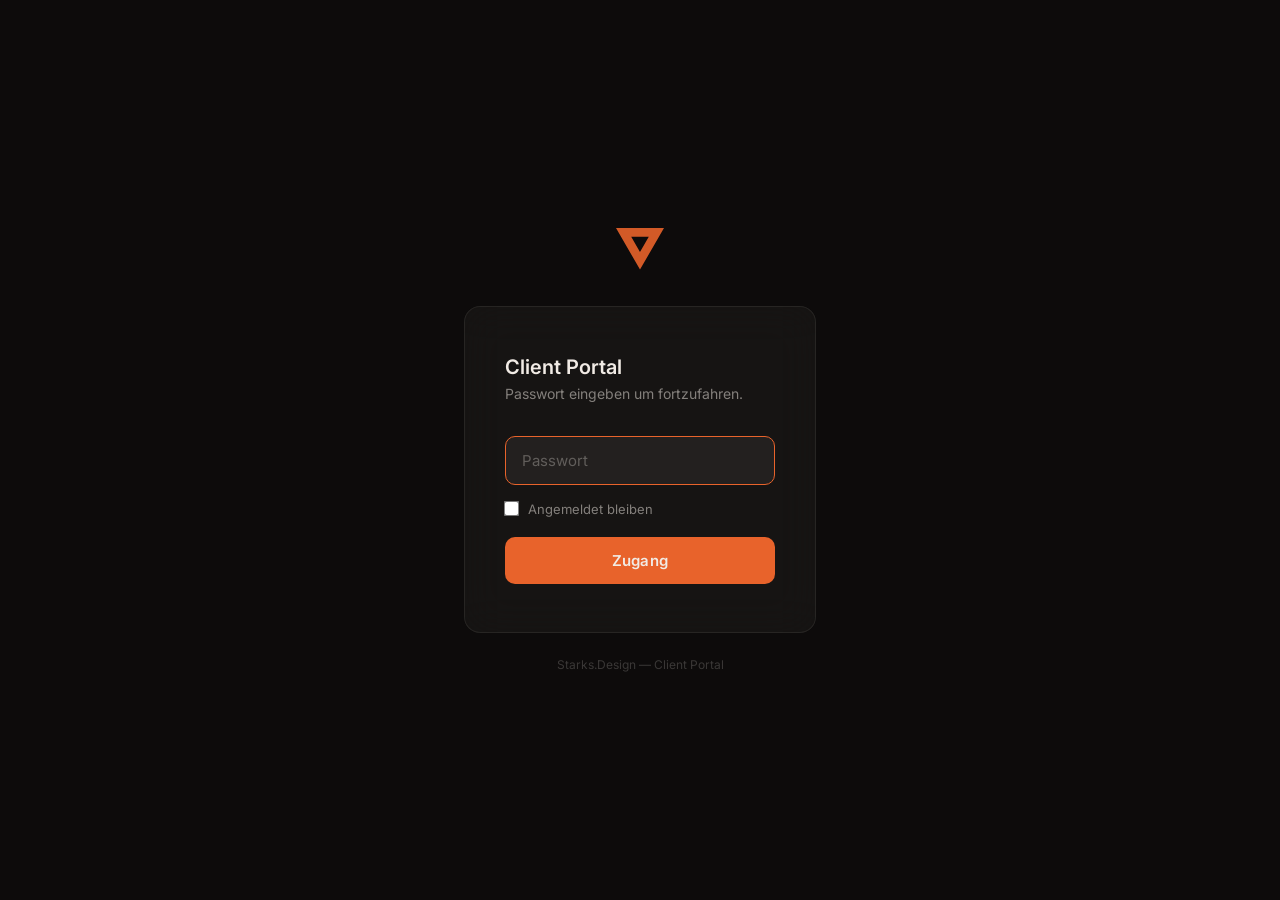
<file: rennergy/index.html>
<!DOCTYPE html>
<html class="staticrypt-html">
    <head>
        <meta charset="utf-8" />
        <title>Client Portal</title>
        <meta name="viewport" content="width=device-width, initial-scale=1" />
        <meta name="robots" content="noindex, nofollow" />
        <meta http-equiv="cache-control" content="max-age=0" />
        <meta http-equiv="cache-control" content="no-cache" />
        <meta http-equiv="expires" content="0" />
        <meta http-equiv="expires" content="Tue, 01 Jan 1980 1:00:00 GMT" />
        <meta http-equiv="pragma" content="no-cache" />
        <link rel="preconnect" href="https://fonts.googleapis.com">
        <link href="https://fonts.googleapis.com/css2?family=Inter:wght@300;400;500;600;700&display=swap" rel="stylesheet">
        <style>
            * { margin: 0; padding: 0; box-sizing: border-box; }

            .staticrypt-html { height: 100%; }
            .staticrypt-body { height: 100%; margin: 0; }

            .staticrypt-content {
                height: 100%;
                background: #0D0B0B;
                font-family: 'Inter', -apple-system, BlinkMacSystemFont, sans-serif;
                -webkit-font-smoothing: antialiased;
                display: flex;
                flex-direction: column;
                align-items: center;
                justify-content: center;
            }

            .staticrypt-logo {
                text-align: center;
                margin-bottom: 32px;
            }
            .staticrypt-logo svg {
                width: 48px;
                height: auto;
                fill: #E8632B;
                opacity: 0.9;
            }

            .staticrypt-page {
                width: 100%;
                max-width: 400px;
                padding: 0 24px;
            }

            .staticrypt-form {
                background: rgba(241, 235, 229, 0.04);
                border: 1px solid rgba(241, 235, 229, 0.08);
                border-radius: 16px;
                padding: 48px 40px;
                backdrop-filter: blur(20px);
            }

            .staticrypt-title {
                font-size: 20px;
                font-weight: 600;
                color: #F1EBE5;
                margin-bottom: 4px;
            }

            .staticrypt-instructions {
                font-size: 14px;
                color: rgba(241, 235, 229, 0.5);
                margin-bottom: 32px;
                line-height: 1.5;
            }

            .staticrypt-hr { display: none; }

            .staticrypt-password-container {
                position: relative;
                background: rgba(241, 235, 229, 0.06);
                border: 1px solid rgba(241, 235, 229, 0.12);
                border-radius: 10px;
                margin-bottom: 16px;
                transition: border-color 0.2s;
            }
            .staticrypt-password-container:focus-within {
                border-color: #E8632B;
            }

            .staticrypt-form input[type="password"],
            .staticrypt-form input[type="text"] {
                background: transparent;
                border: 0;
                font-family: 'Inter', sans-serif;
                font-size: 15px;
                color: #F1EBE5;
                outline: 0;
                padding: 14px 44px 14px 16px;
                width: 100%;
                box-sizing: border-box;
            }
            .staticrypt-form input::placeholder {
                color: rgba(241, 235, 229, 0.3);
            }

            .staticrypt-toggle-password-visibility {
                cursor: pointer;
                height: 18px;
                width: 18px;
                opacity: 0.3;
                padding: 12px;
                position: absolute;
                right: 4px;
                top: 50%;
                transform: translateY(-50%);
                filter: invert(1);
                transition: opacity 0.2s;
            }
            .staticrypt-toggle-password-visibility:hover {
                opacity: 0.6;
            }

            .staticrypt-form .staticrypt-decrypt-button {
                font-family: 'Inter', sans-serif;
                text-transform: none;
                letter-spacing: 0.02em;
                outline: 0;
                background: #E8632B;
                width: 100%;
                border: 0;
                padding: 14px;
                color: #F1EBE5;
                font-size: 15px;
                font-weight: 600;
                border-radius: 10px;
                cursor: pointer;
                transition: background 0.2s, transform 0.1s;
            }
            .staticrypt-form .staticrypt-decrypt-button:hover {
                background: #d4571f;
                filter: none;
            }
            .staticrypt-form .staticrypt-decrypt-button:active {
                transform: scale(0.98);
                filter: none;
            }

            label.staticrypt-remember {
                display: flex;
                align-items: center;
                margin-bottom: 20px;
                font-size: 13px;
                color: rgba(241, 235, 229, 0.5);
                cursor: pointer;
            }
            .staticrypt-remember input[type="checkbox"] {
                transform: scale(1.2);
                margin-right: 10px;
                accent-color: #E8632B;
            }

            .hidden { display: none !important; }

            .staticrypt-spinner-container {
                height: 100%;
                display: flex;
                align-items: center;
                justify-content: center;
                background: #0D0B0B;
            }
            .staticrypt-spinner {
                display: inline-block;
                width: 2rem;
                height: 2rem;
                border: 2px solid rgba(241, 235, 229, 0.15);
                border-right-color: #E8632B;
                border-radius: 50%;
                animation: spinner-border 0.75s linear infinite;
            }
            @keyframes spinner-border {
                100% { transform: rotate(360deg); }
            }

            .staticrypt-footer {
                margin-top: 24px;
                text-align: center;
                font-size: 12px;
                color: rgba(241, 235, 229, 0.2);
            }

            @media (max-width: 480px) {
                .staticrypt-form { padding: 36px 28px; }
            }
        </style>
    </head>

    <body class="staticrypt-body">
        <div id="staticrypt_loading" class="staticrypt-spinner-container">
            <div class="staticrypt-spinner"></div>
        </div>

        <div id="staticrypt_content" class="staticrypt-content hidden">
            <div class="staticrypt-page">
                <div class="staticrypt-logo">
                    <svg viewBox="0 0 491 425.2" xmlns="http://www.w3.org/2000/svg"><path d="M0,0l245.5,425.2L491,0H0ZM155.6,89.9h179.7l-89.9,155.6-89.8-155.6Z"/></svg>
                </div>
                <div class="staticrypt-form">
                    <div>
                        <p class="staticrypt-title">Client Portal</p>
                        <p class="staticrypt-instructions">Passwort eingeben um fortzufahren.</p>
                    </div>

                    <form id="staticrypt-form" action="#" method="post">
                        <div class="staticrypt-password-container">
                            <input
                                id="staticrypt-password"
                                type="password"
                                name="password"
                                placeholder="Passwort"
                                autofocus
                            />
                            <img
                                class="staticrypt-toggle-password-visibility"
                                alt="Show password"
                                title="Show password"
                                src="[data-uri]"
                            />
                        </div>

                        <label id="staticrypt-remember-label" class="staticrypt-remember hidden">
                            <input id="staticrypt-remember" type="checkbox" name="remember" />
                            Angemeldet bleiben
                        </label>

                        <input type="submit" class="staticrypt-decrypt-button" value="Zugang" />
                    </form>
                </div>

                <div class="staticrypt-footer">Starks.Design — Client Portal</div>
            </div>
        </div>

        <script>
            const staticryptInitiator = ((function(){
  const exports = {};
  const cryptoEngine = ((function(){
  const exports = {};
  const { subtle } = crypto;

const IV_BITS = 16 * 8;
const HEX_BITS = 4;
const ENCRYPTION_ALGO = "AES-CBC";

/**
 * Translates between utf8 encoded hexadecimal strings
 * and Uint8Array bytes.
 */
const HexEncoder = {
    /**
     * hex string -> bytes
     * @param {string} hexString
     * @returns {Uint8Array}
     */
    parse: function (hexString) {
        if (hexString.length % 2 !== 0) throw "Invalid hexString";
        const arrayBuffer = new Uint8Array(hexString.length / 2);

        for (let i = 0; i < hexString.length; i += 2) {
            const byteValue = parseInt(hexString.substring(i, i + 2), 16);
            if (isNaN(byteValue)) {
                throw "Invalid hexString";
            }
            arrayBuffer[i / 2] = byteValue;
        }
        return arrayBuffer;
    },

    /**
     * bytes -> hex string
     * @param {Uint8Array} bytes
     * @returns {string}
     */
    stringify: function (bytes) {
        const hexBytes = [];

        for (let i = 0; i < bytes.length; ++i) {
            let byteString = bytes[i].toString(16);
            if (byteString.length < 2) {
                byteString = "0" + byteString;
            }
            hexBytes.push(byteString);
        }
        return hexBytes.join("");
    },
};

/**
 * Translates between utf8 strings and Uint8Array bytes.
 */
const UTF8Encoder = {
    parse: function (str) {
        return new TextEncoder().encode(str);
    },

    stringify: function (bytes) {
        return new TextDecoder().decode(bytes);
    },
};

/**
 * Salt and encrypt a msg with a password.
 */
async function encrypt(msg, hashedPassword) {
    // Must be 16 bytes, unpredictable, and preferably cryptographically random. However, it need not be secret.
    // https://developer.mozilla.org/en-US/docs/Web/API/SubtleCrypto/encrypt#parameters
    const iv = crypto.getRandomValues(new Uint8Array(IV_BITS / 8));

    const key = await subtle.importKey("raw", HexEncoder.parse(hashedPassword), ENCRYPTION_ALGO, false, ["encrypt"]);

    const encrypted = await subtle.encrypt(
        {
            name: ENCRYPTION_ALGO,
            iv: iv,
        },
        key,
        UTF8Encoder.parse(msg)
    );

    // iv will be 32 hex characters, we prepend it to the ciphertext for use in decryption
    return HexEncoder.stringify(iv) + HexEncoder.stringify(new Uint8Array(encrypted));
}
exports.encrypt = encrypt;

/**
 * Decrypt a salted msg using a password.
 *
 * @param {string} encryptedMsg
 * @param {string} hashedPassword
 * @returns {Promise<string>}
 */
async function decrypt(encryptedMsg, hashedPassword) {
    const ivLength = IV_BITS / HEX_BITS;
    const iv = HexEncoder.parse(encryptedMsg.substring(0, ivLength));
    const encrypted = encryptedMsg.substring(ivLength);

    const key = await subtle.importKey("raw", HexEncoder.parse(hashedPassword), ENCRYPTION_ALGO, false, ["decrypt"]);

    const outBuffer = await subtle.decrypt(
        {
            name: ENCRYPTION_ALGO,
            iv: iv,
        },
        key,
        HexEncoder.parse(encrypted)
    );

    return UTF8Encoder.stringify(new Uint8Array(outBuffer));
}
exports.decrypt = decrypt;

/**
 * Salt and hash the password so it can be stored in localStorage without opening a password reuse vulnerability.
 *
 * @param {string} password
 * @param {string} salt
 * @returns {Promise<string>}
 */
async function hashPassword(password, salt) {
    // we hash the password in multiple steps, each adding more iterations. This is because we used to allow less
    // iterations, so for backward compatibility reasons, we need to support going from that to more iterations.
    let hashedPassword = await hashLegacyRound(password, salt);

    hashedPassword = await hashSecondRound(hashedPassword, salt);

    return hashThirdRound(hashedPassword, salt);
}
exports.hashPassword = hashPassword;

/**
 * This hashes the password with 1k iterations. This is a low number, we need this function to support backwards
 * compatibility.
 *
 * @param {string} password
 * @param {string} salt
 * @returns {Promise<string>}
 */
function hashLegacyRound(password, salt) {
    return pbkdf2(password, salt, 1000, "SHA-1");
}
exports.hashLegacyRound = hashLegacyRound;

/**
 * Add a second round of iterations. This is because we used to use 1k, so for backwards compatibility with
 * remember-me/autodecrypt links, we need to support going from that to more iterations.
 *
 * @param hashedPassword
 * @param salt
 * @returns {Promise<string>}
 */
function hashSecondRound(hashedPassword, salt) {
    return pbkdf2(hashedPassword, salt, 14000, "SHA-256");
}
exports.hashSecondRound = hashSecondRound;

/**
 * Add a third round of iterations to bring total number to 600k. This is because we used to use 1k, then 15k, so for
 * backwards compatibility with remember-me/autodecrypt links, we need to support going from that to more iterations.
 *
 * @param hashedPassword
 * @param salt
 * @returns {Promise<string>}
 */
function hashThirdRound(hashedPassword, salt) {
    return pbkdf2(hashedPassword, salt, 585000, "SHA-256");
}
exports.hashThirdRound = hashThirdRound;

/**
 * Salt and hash the password so it can be stored in localStorage without opening a password reuse vulnerability.
 *
 * @param {string} password
 * @param {string} salt
 * @param {int} iterations
 * @param {string} hashAlgorithm
 * @returns {Promise<string>}
 */
async function pbkdf2(password, salt, iterations, hashAlgorithm) {
    const key = await subtle.importKey("raw", UTF8Encoder.parse(password), "PBKDF2", false, ["deriveBits"]);

    const keyBytes = await subtle.deriveBits(
        {
            name: "PBKDF2",
            hash: hashAlgorithm,
            iterations,
            salt: UTF8Encoder.parse(salt),
        },
        key,
        256
    );

    return HexEncoder.stringify(new Uint8Array(keyBytes));
}

function generateRandomSalt() {
    const bytes = crypto.getRandomValues(new Uint8Array(128 / 8));

    return HexEncoder.stringify(new Uint8Array(bytes));
}
exports.generateRandomSalt = generateRandomSalt;

async function signMessage(hashedPassword, message) {
    const key = await subtle.importKey(
        "raw",
        HexEncoder.parse(hashedPassword),
        {
            name: "HMAC",
            hash: "SHA-256",
        },
        false,
        ["sign"]
    );
    const signature = await subtle.sign("HMAC", key, UTF8Encoder.parse(message));

    return HexEncoder.stringify(new Uint8Array(signature));
}
exports.signMessage = signMessage;

function getRandomAlphanum() {
    const possibleCharacters = "abcdefghijklmnopqrstuvwxyzABCDEFGHIJKLMNOPQRSTUVWXYZ0123456789";

    let byteArray;
    let parsedInt;

    // Keep generating new random bytes until we get a value that falls
    // within a range that can be evenly divided by possibleCharacters.length
    do {
        byteArray = crypto.getRandomValues(new Uint8Array(1));
        // extract the lowest byte to get an int from 0 to 255 (probably unnecessary, since we're only generating 1 byte)
        parsedInt = byteArray[0] & 0xff;
    } while (parsedInt >= 256 - (256 % possibleCharacters.length));

    // Take the modulo of the parsed integer to get a random number between 0 and totalLength - 1
    const randomIndex = parsedInt % possibleCharacters.length;

    return possibleCharacters[randomIndex];
}

/**
 * Generate a random string of a given length.
 *
 * @param {int} length
 * @returns {string}
 */
function generateRandomString(length) {
    let randomString = "";

    for (let i = 0; i < length; i++) {
        randomString += getRandomAlphanum();
    }

    return randomString;
}
exports.generateRandomString = generateRandomString;

  return exports;
})());
const codec = ((function(){
  const exports = {};
  /**
 * Initialize the codec with the provided cryptoEngine - this return functions to encode and decode messages.
 *
 * @param cryptoEngine - the engine to use for encryption / decryption
 */
function init(cryptoEngine) {
    const exports = {};

    /**
     * Top-level function for encoding a message.
     * Includes password hashing, encryption, and signing.
     *
     * @param {string} msg
     * @param {string} password
     * @param {string} salt
     *
     * @returns {string} The encoded text
     */
    async function encode(msg, password, salt) {
        const hashedPassword = await cryptoEngine.hashPassword(password, salt);

        const encrypted = await cryptoEngine.encrypt(msg, hashedPassword);

        // we use the hashed password in the HMAC because this is effectively what will be used a password (so we can store
        // it in localStorage safely, we don't use the clear text password)
        const hmac = await cryptoEngine.signMessage(hashedPassword, encrypted);

        return hmac + encrypted;
    }
    exports.encode = encode;

    /**
     * Encode using a password that has already been hashed. This is useful to encode multiple messages in a row, that way
     * we don't need to hash the password multiple times.
     *
     * @param {string} msg
     * @param {string} hashedPassword
     *
     * @returns {string} The encoded text
     */
    async function encodeWithHashedPassword(msg, hashedPassword) {
        const encrypted = await cryptoEngine.encrypt(msg, hashedPassword);

        // we use the hashed password in the HMAC because this is effectively what will be used a password (so we can store
        // it in localStorage safely, we don't use the clear text password)
        const hmac = await cryptoEngine.signMessage(hashedPassword, encrypted);

        return hmac + encrypted;
    }
    exports.encodeWithHashedPassword = encodeWithHashedPassword;

    /**
     * Top-level function for decoding a message.
     * Includes signature check and decryption.
     *
     * @param {string} signedMsg
     * @param {string} hashedPassword
     * @param {string} salt
     * @param {int} backwardCompatibleAttempt
     * @param {string} originalPassword
     *
     * @returns {Object} {success: true, decoded: string} | {success: false, message: string}
     */
    async function decode(signedMsg, hashedPassword, salt, backwardCompatibleAttempt = 0, originalPassword = "") {
        const encryptedHMAC = signedMsg.substring(0, 64);
        const encryptedMsg = signedMsg.substring(64);
        const decryptedHMAC = await cryptoEngine.signMessage(hashedPassword, encryptedMsg);

        if (decryptedHMAC !== encryptedHMAC) {
            // we have been raising the number of iterations in the hashing algorithm multiple times, so to support the old
            // remember-me/autodecrypt links we need to try bringing the old hashes up to speed.
            originalPassword = originalPassword || hashedPassword;
            if (backwardCompatibleAttempt === 0) {
                const updatedHashedPassword = await cryptoEngine.hashThirdRound(originalPassword, salt);

                return decode(signedMsg, updatedHashedPassword, salt, backwardCompatibleAttempt + 1, originalPassword);
            }
            if (backwardCompatibleAttempt === 1) {
                let updatedHashedPassword = await cryptoEngine.hashSecondRound(originalPassword, salt);
                updatedHashedPassword = await cryptoEngine.hashThirdRound(updatedHashedPassword, salt);

                return decode(signedMsg, updatedHashedPassword, salt, backwardCompatibleAttempt + 1, originalPassword);
            }

            return { success: false, message: "Signature mismatch" };
        }

        return {
            success: true,
            decoded: await cryptoEngine.decrypt(encryptedMsg, hashedPassword),
        };
    }
    exports.decode = decode;

    return exports;
}
exports.init = init;

  return exports;
})());
const decode = codec.init(cryptoEngine).decode;

/**
 * Initialize the staticrypt module, that exposes functions callbable by the password_template.
 *
 * @param {{
 *  staticryptEncryptedMsgUniqueVariableName: string,
 *  isRememberEnabled: boolean,
 *  rememberDurationInDays: number,
 *  staticryptSaltUniqueVariableName: string,
 * }} staticryptConfig - object of data that is stored on the password_template at encryption time.
 *
 * @param {{
 *  rememberExpirationKey: string,
 *  rememberPassphraseKey: string,
 *  replaceHtmlCallback: function,
 *  clearLocalStorageCallback: function,
 * }} templateConfig - object of data that can be configured by a custom password_template.
 */
function init(staticryptConfig, templateConfig) {
    const exports = {};

    /**
     * Decrypt our encrypted page, replace the whole HTML.
     *
     * @param {string} hashedPassword
     * @returns {Promise<boolean>}
     */
    async function decryptAndReplaceHtml(hashedPassword) {
        const { staticryptEncryptedMsgUniqueVariableName, staticryptSaltUniqueVariableName } = staticryptConfig;
        const { replaceHtmlCallback } = templateConfig;

        const result = await decode(
            staticryptEncryptedMsgUniqueVariableName,
            hashedPassword,
            staticryptSaltUniqueVariableName
        );
        if (!result.success) {
            return false;
        }
        const plainHTML = result.decoded;

        // if the user configured a callback call it, otherwise just replace the whole HTML
        if (typeof replaceHtmlCallback === "function") {
            replaceHtmlCallback(plainHTML);
        } else {
            document.write(plainHTML);
            document.close();
        }

        return true;
    }

    /**
     * Attempt to decrypt the page and replace the whole HTML.
     *
     * @param {string} password
     * @param {boolean} isRememberChecked
     *
     * @returns {Promise<{isSuccessful: boolean, hashedPassword?: string}>} - we return an object, so that if we want to
     *   expose more information in the future we can do it without breaking the password_template
     */
    async function handleDecryptionOfPage(password, isRememberChecked) {
        const { staticryptSaltUniqueVariableName } = staticryptConfig;

        // decrypt and replace the whole page
        const hashedPassword = await cryptoEngine.hashPassword(password, staticryptSaltUniqueVariableName);
        return handleDecryptionOfPageFromHash(hashedPassword, isRememberChecked);
    }
    exports.handleDecryptionOfPage = handleDecryptionOfPage;

    async function handleDecryptionOfPageFromHash(hashedPassword, isRememberChecked) {
        const { isRememberEnabled, rememberDurationInDays } = staticryptConfig;
        const { rememberExpirationKey, rememberPassphraseKey } = templateConfig;

        const isDecryptionSuccessful = await decryptAndReplaceHtml(hashedPassword);

        if (!isDecryptionSuccessful) {
            return {
                isSuccessful: false,
                hashedPassword,
            };
        }

        // remember the hashedPassword and set its expiration if necessary
        if (isRememberEnabled && isRememberChecked) {
            window.localStorage.setItem(rememberPassphraseKey, hashedPassword);

            // set the expiration if the duration isn't 0 (meaning no expiration)
            if (rememberDurationInDays > 0) {
                window.localStorage.setItem(
                    rememberExpirationKey,
                    (new Date().getTime() + rememberDurationInDays * 24 * 60 * 60 * 1000).toString()
                );
            }
        }

        return {
            isSuccessful: true,
            hashedPassword,
        };
    }
    exports.handleDecryptionOfPageFromHash = handleDecryptionOfPageFromHash;

    /**
     * Clear localstorage from staticrypt related values
     */
    function clearLocalStorage() {
        const { clearLocalStorageCallback, rememberExpirationKey, rememberPassphraseKey } = templateConfig;

        if (typeof clearLocalStorageCallback === "function") {
            clearLocalStorageCallback();
        } else {
            localStorage.removeItem(rememberPassphraseKey);
            localStorage.removeItem(rememberExpirationKey);
        }
    }

    async function handleDecryptOnLoad() {
        let isSuccessful = await decryptOnLoadFromUrl();

        if (!isSuccessful) {
            isSuccessful = await decryptOnLoadFromRememberMe();
        }

        return { isSuccessful };
    }
    exports.handleDecryptOnLoad = handleDecryptOnLoad;

    /**
     * Clear storage if we are logging out
     *
     * @returns {boolean} - whether we logged out
     */
    function logoutIfNeeded() {
        const logoutKey = "staticrypt_logout";

        // handle logout through query param
        const queryParams = new URLSearchParams(window.location.search);
        if (queryParams.has(logoutKey)) {
            clearLocalStorage();
            return true;
        }

        // handle logout through URL fragment
        const hash = window.location.hash.substring(1);
        if (hash.includes(logoutKey)) {
            clearLocalStorage();
            return true;
        }

        return false;
    }

    /**
     * To be called on load: check if we want to try to decrypt and replace the HTML with the decrypted content, and
     * try to do it if needed.
     *
     * @returns {Promise<boolean>} true if we derypted and replaced the whole page, false otherwise
     */
    async function decryptOnLoadFromRememberMe() {
        const { rememberDurationInDays } = staticryptConfig;
        const { rememberExpirationKey, rememberPassphraseKey } = templateConfig;

        // if we are login out, terminate
        if (logoutIfNeeded()) {
            return false;
        }

        // if there is expiration configured, check if we're not beyond the expiration
        if (rememberDurationInDays && rememberDurationInDays > 0) {
            const expiration = localStorage.getItem(rememberExpirationKey),
                isExpired = expiration && new Date().getTime() > parseInt(expiration);

            if (isExpired) {
                clearLocalStorage();
                return false;
            }
        }

        const hashedPassword = localStorage.getItem(rememberPassphraseKey);

        if (hashedPassword) {
            // try to decrypt
            const isDecryptionSuccessful = await decryptAndReplaceHtml(hashedPassword);

            // if the decryption is unsuccessful the password might be wrong - silently clear the saved data and let
            // the user fill the password form again
            if (!isDecryptionSuccessful) {
                clearLocalStorage();
                return false;
            }

            return true;
        }

        return false;
    }

    async function decryptOnLoadFromUrl() {
        const passwordKey = "staticrypt_pwd";
        const rememberMeKey = "remember_me";

        // try to get the password from the query param (for backward compatibility - we now want to avoid this method,
        // since it sends the hashed password to the server which isn't needed)
        const queryParams = new URLSearchParams(window.location.search);
        const hashedPasswordQuery = queryParams.get(passwordKey);
        const rememberMeQuery = queryParams.get(rememberMeKey);

        const urlFragment = window.location.hash.substring(1);
        // get the password from the url fragment
        const hashedPasswordRegexMatch = urlFragment.match(new RegExp(passwordKey + "=([^&]*)"));
        const hashedPasswordFragment = hashedPasswordRegexMatch ? hashedPasswordRegexMatch[1] : null;
        const rememberMeFragment = urlFragment.includes(rememberMeKey);

        const hashedPassword = hashedPasswordFragment || hashedPasswordQuery;
        const rememberMe = rememberMeFragment || rememberMeQuery;

        if (hashedPassword) {
            return handleDecryptionOfPageFromHash(hashedPassword, rememberMe);
        }

        return false;
    }

    return exports;
}
exports.init = init;

  return exports;
})());
            const templateError = "Falsches Passwort.",
                templateToggleAltShow = "Show password",
                templateToggleAltHide = "Hide password",
                isRememberEnabled = true,
                staticryptConfig = {"staticryptEncryptedMsgUniqueVariableName":"[base64]","isRememberEnabled":true,"rememberDurationInDays":30,"staticryptSaltUniqueVariableName":"eae9ff35c3d190242f546b52a336da8b"};

            const templateConfig = {
                rememberExpirationKey: "staticrypt_expiration",
                rememberPassphraseKey: "staticrypt_passphrase",
                replaceHtmlCallback: null,
                clearLocalStorageCallback: null,
            };

            const staticrypt = staticryptInitiator.init(staticryptConfig, templateConfig);

            window.onload = async function () {
                const { isSuccessful } = await staticrypt.handleDecryptOnLoad();
                if (!isSuccessful) {
                    document.getElementById("staticrypt_loading").classList.add("hidden");
                    document.getElementById("staticrypt_content").classList.remove("hidden");
                    document.getElementById("staticrypt-password").focus();
                    if (isRememberEnabled) {
                        document.getElementById("staticrypt-remember-label").classList.remove("hidden");
                    }
                }
            };

            const toggleIcon = document.querySelector(".staticrypt-toggle-password-visibility");
            const imgSrcEyeClosed = "[data-uri]";
            const imgSrcEyeOpened = "[data-uri]";
            toggleIcon.addEventListener("click", function () {
                const passwordInput = document.getElementById("staticrypt-password");
                if (passwordInput.type === "password") {
                    passwordInput.type = "text";
                    toggleIcon.src = imgSrcEyeOpened;
                    toggleIcon.alt = templateToggleAltHide;
                    toggleIcon.title = templateToggleAltHide;
                } else {
                    passwordInput.type = "password";
                    toggleIcon.src = imgSrcEyeClosed;
                    toggleIcon.alt = templateToggleAltShow;
                    toggleIcon.title = templateToggleAltShow;
                }
            });

            document.getElementById("staticrypt-form").addEventListener("submit", async function (e) {
                e.preventDefault();
                const password = document.getElementById("staticrypt-password").value,
                    isRememberChecked = document.getElementById("staticrypt-remember").checked;
                const { isSuccessful } = await staticrypt.handleDecryptionOfPage(password, isRememberChecked);
                if (!isSuccessful) { alert(templateError); }
            });
        </script>
    <script defer src="https://static.cloudflareinsights.com/beacon.min.js" data-cf-beacon='{"token": "7d18ec3381de4b31917579e9dbac5aa0"}'></script>
<script type="text/javascript">(function(c,l,a,r,i,t,y){c[a]=c[a]||function(){(c[a].q=c[a].q||[]).push(arguments)};t=l.createElement(r);t.async=1;t.src="https://www.clarity.ms/tag/"+i;y=l.getElementsByTagName(r)[0];y.parentNode.insertBefore(t,y);})(window,document,"clarity","script","wxai4urpia");clarity("set","cookies",false);</script>
<script>
document.addEventListener('DOMContentLoaded',function(){
  document.querySelectorAll('a[href*="tidycal"],a[href*="mailto"],a[href*="tel:"]').forEach(function(el){
    el.addEventListener('click',function(){clarity('event','cta_click');});
  });
  var locks=document.querySelectorAll('.lock-badge,[data-lock],.blur-card');
  locks.forEach(function(el){
    el.addEventListener('click',function(){clarity('event','lock_click');});
  });
  var observer=new IntersectionObserver(function(entries){
    entries.forEach(function(e){
      if(e.isIntersecting){clarity('event','reached_'+e.target.dataset.section);observer.unobserve(e.target);}
    });
  },{threshold:0.5});
  document.querySelectorAll('[data-section]').forEach(function(el){observer.observe(el);});
  var scrollMax=0;
  window.addEventListener('scroll',function(){
    var pct=Math.round((window.scrollY+window.innerHeight)/document.documentElement.scrollHeight*100);
    if(pct>scrollMax){scrollMax=pct;if(pct>=25&&scrollMax<30)clarity('event','scroll_25');if(pct>=50&&scrollMax<55)clarity('event','scroll_50');if(pct>=75&&scrollMax<80)clarity('event','scroll_75');if(pct>=90&&scrollMax<95)clarity('event','scroll_90');}
  });
});
</script>
</body>
</html>
</file>
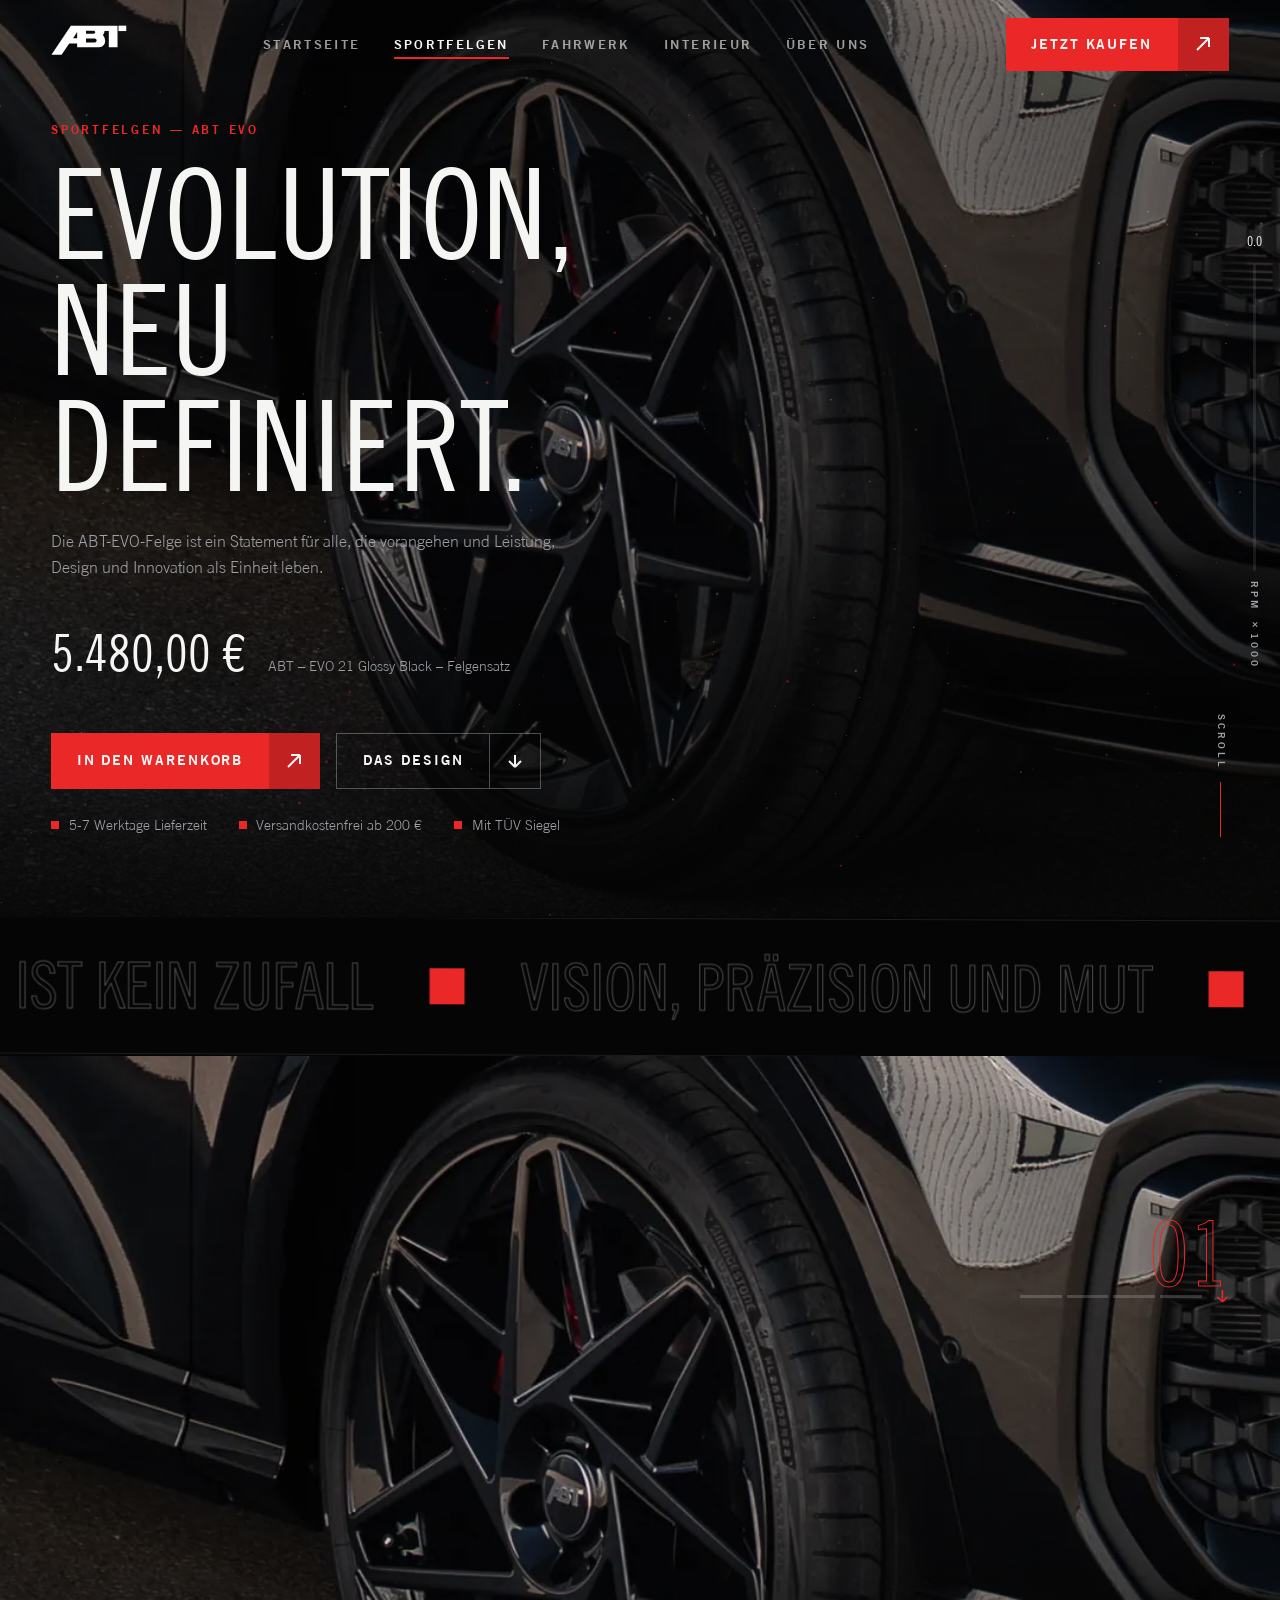
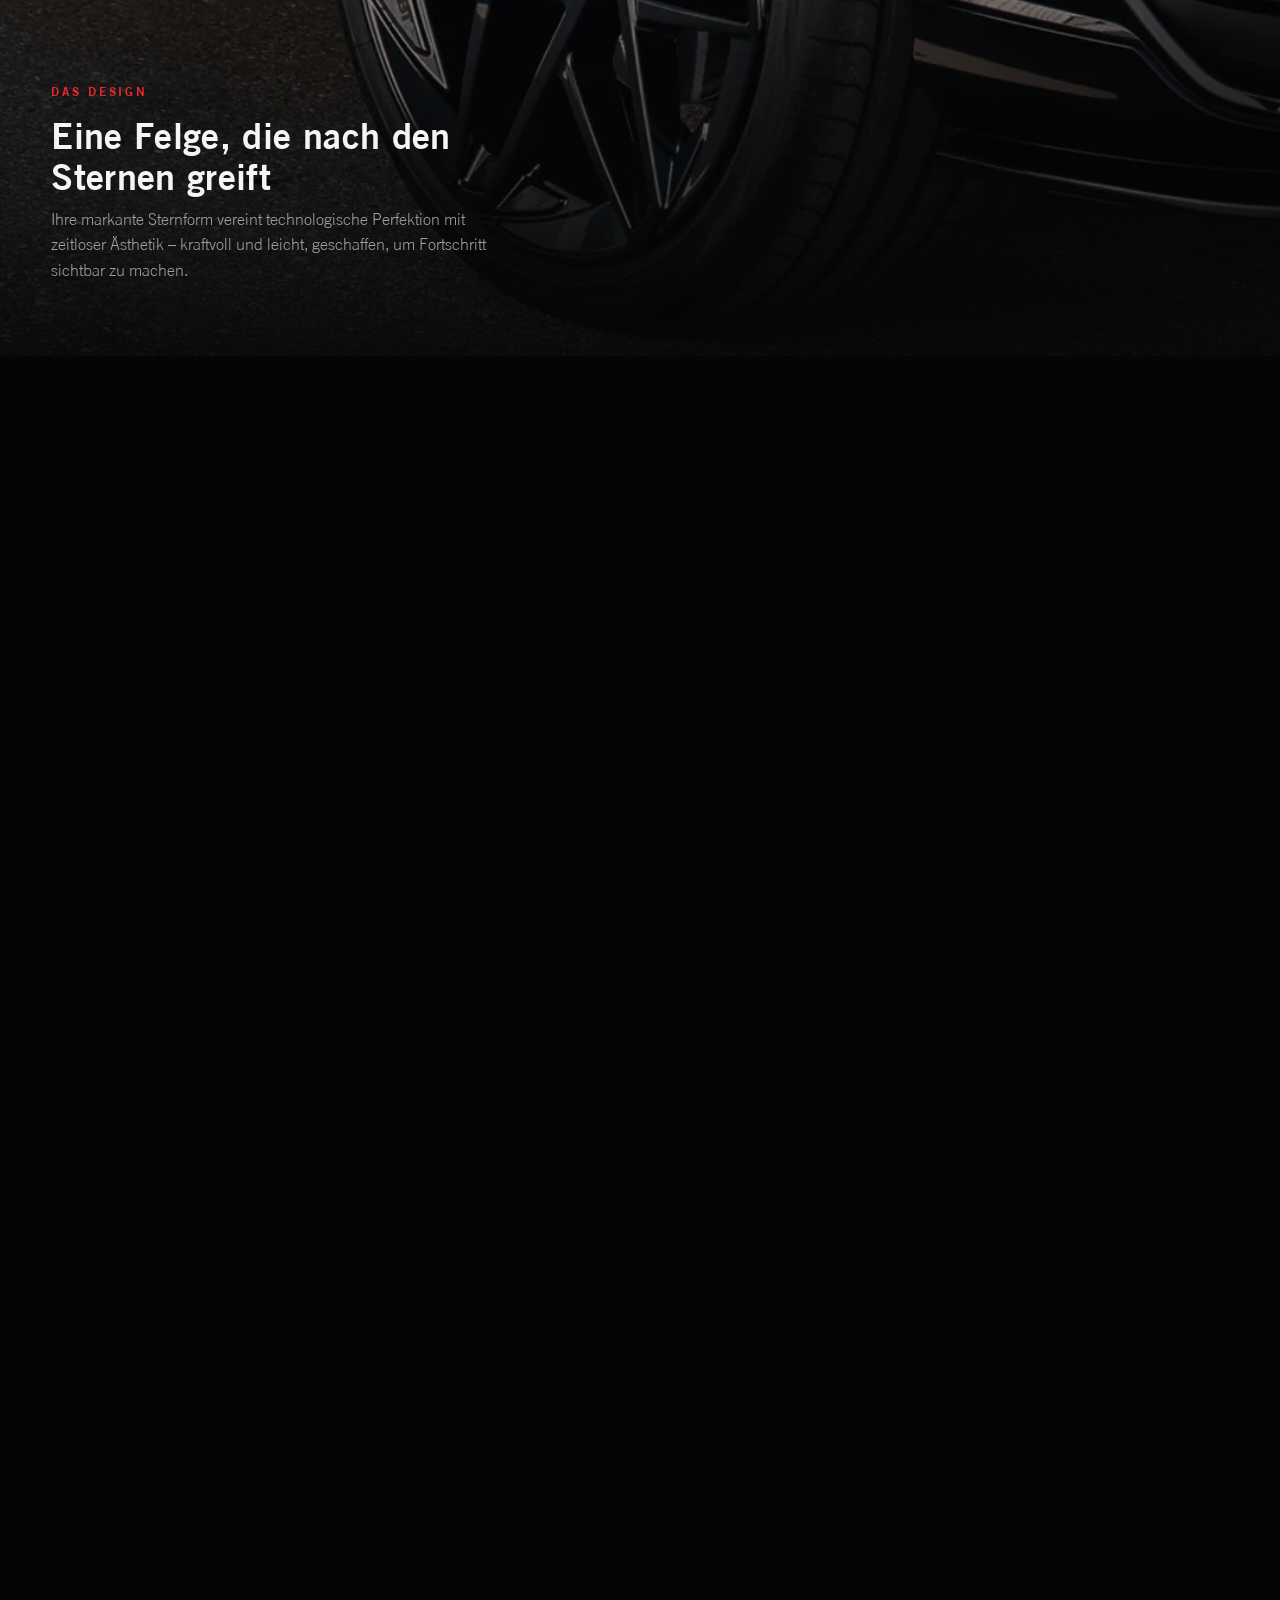
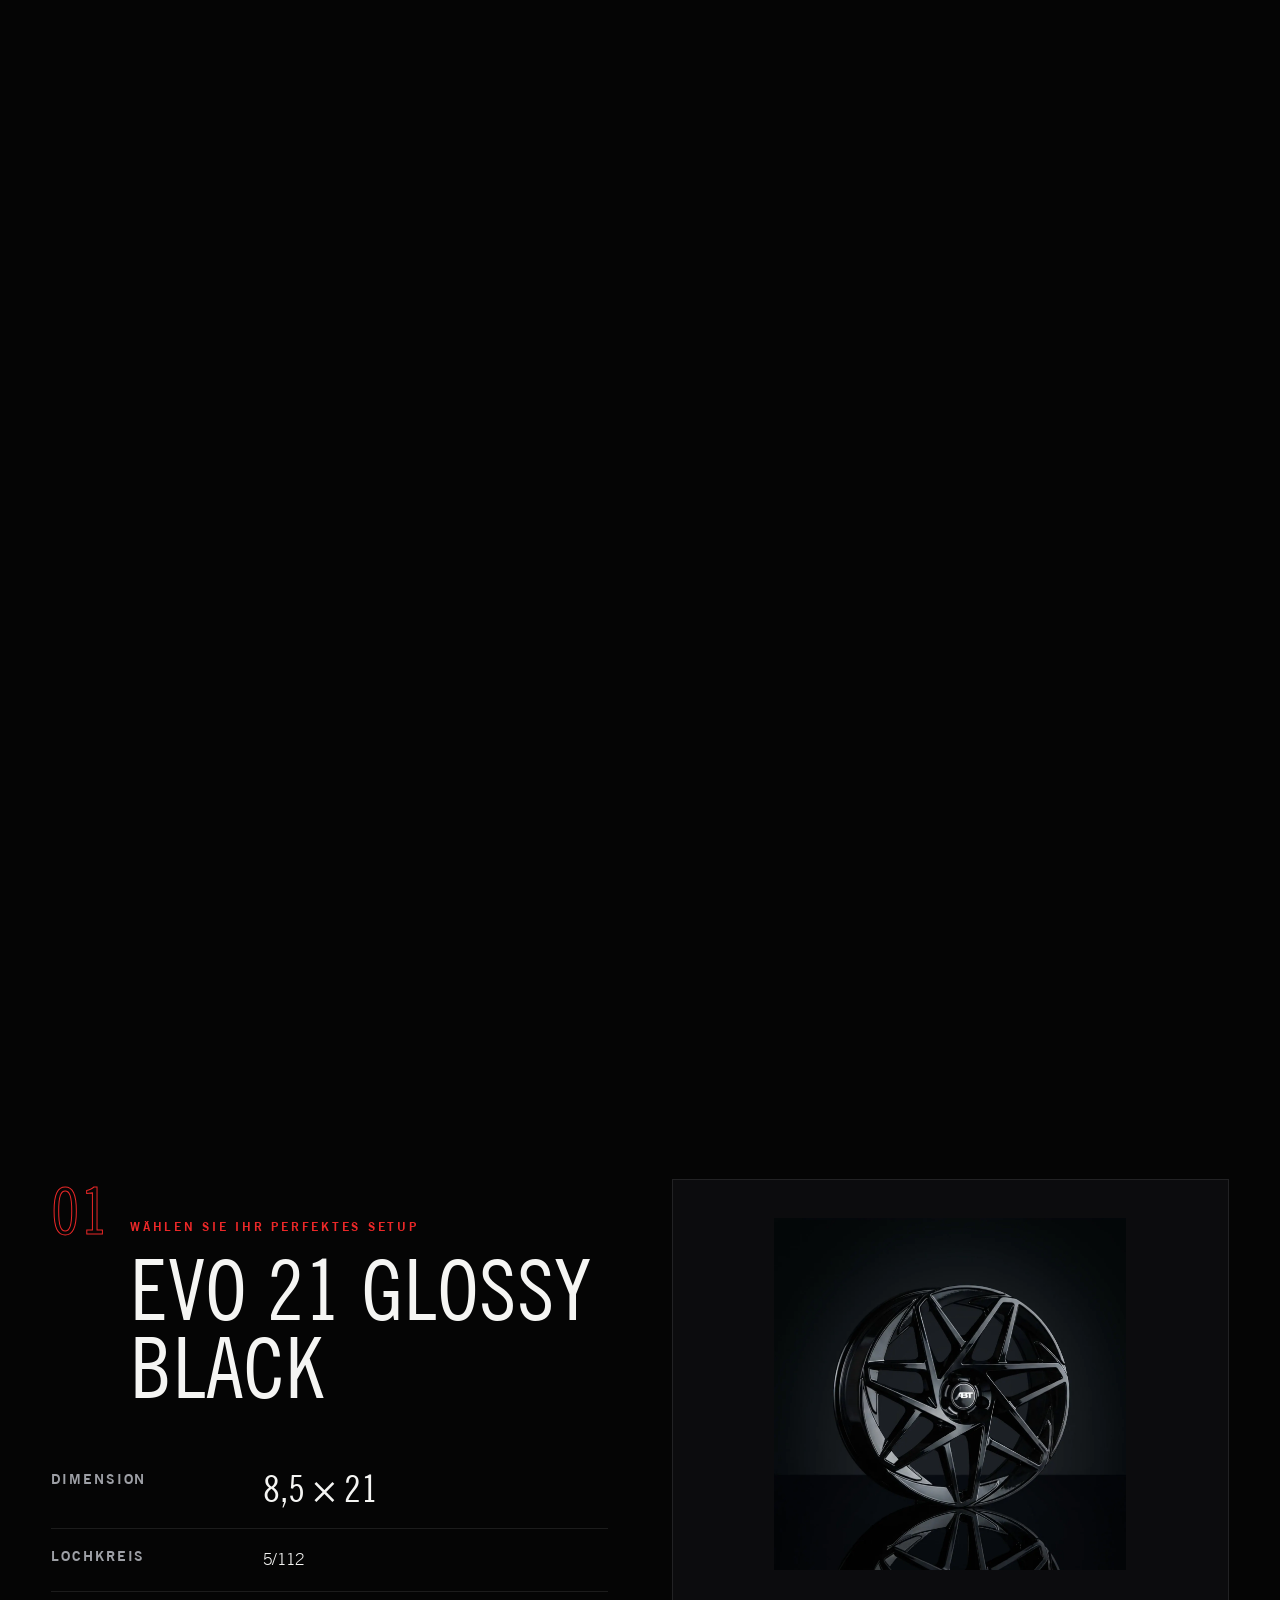
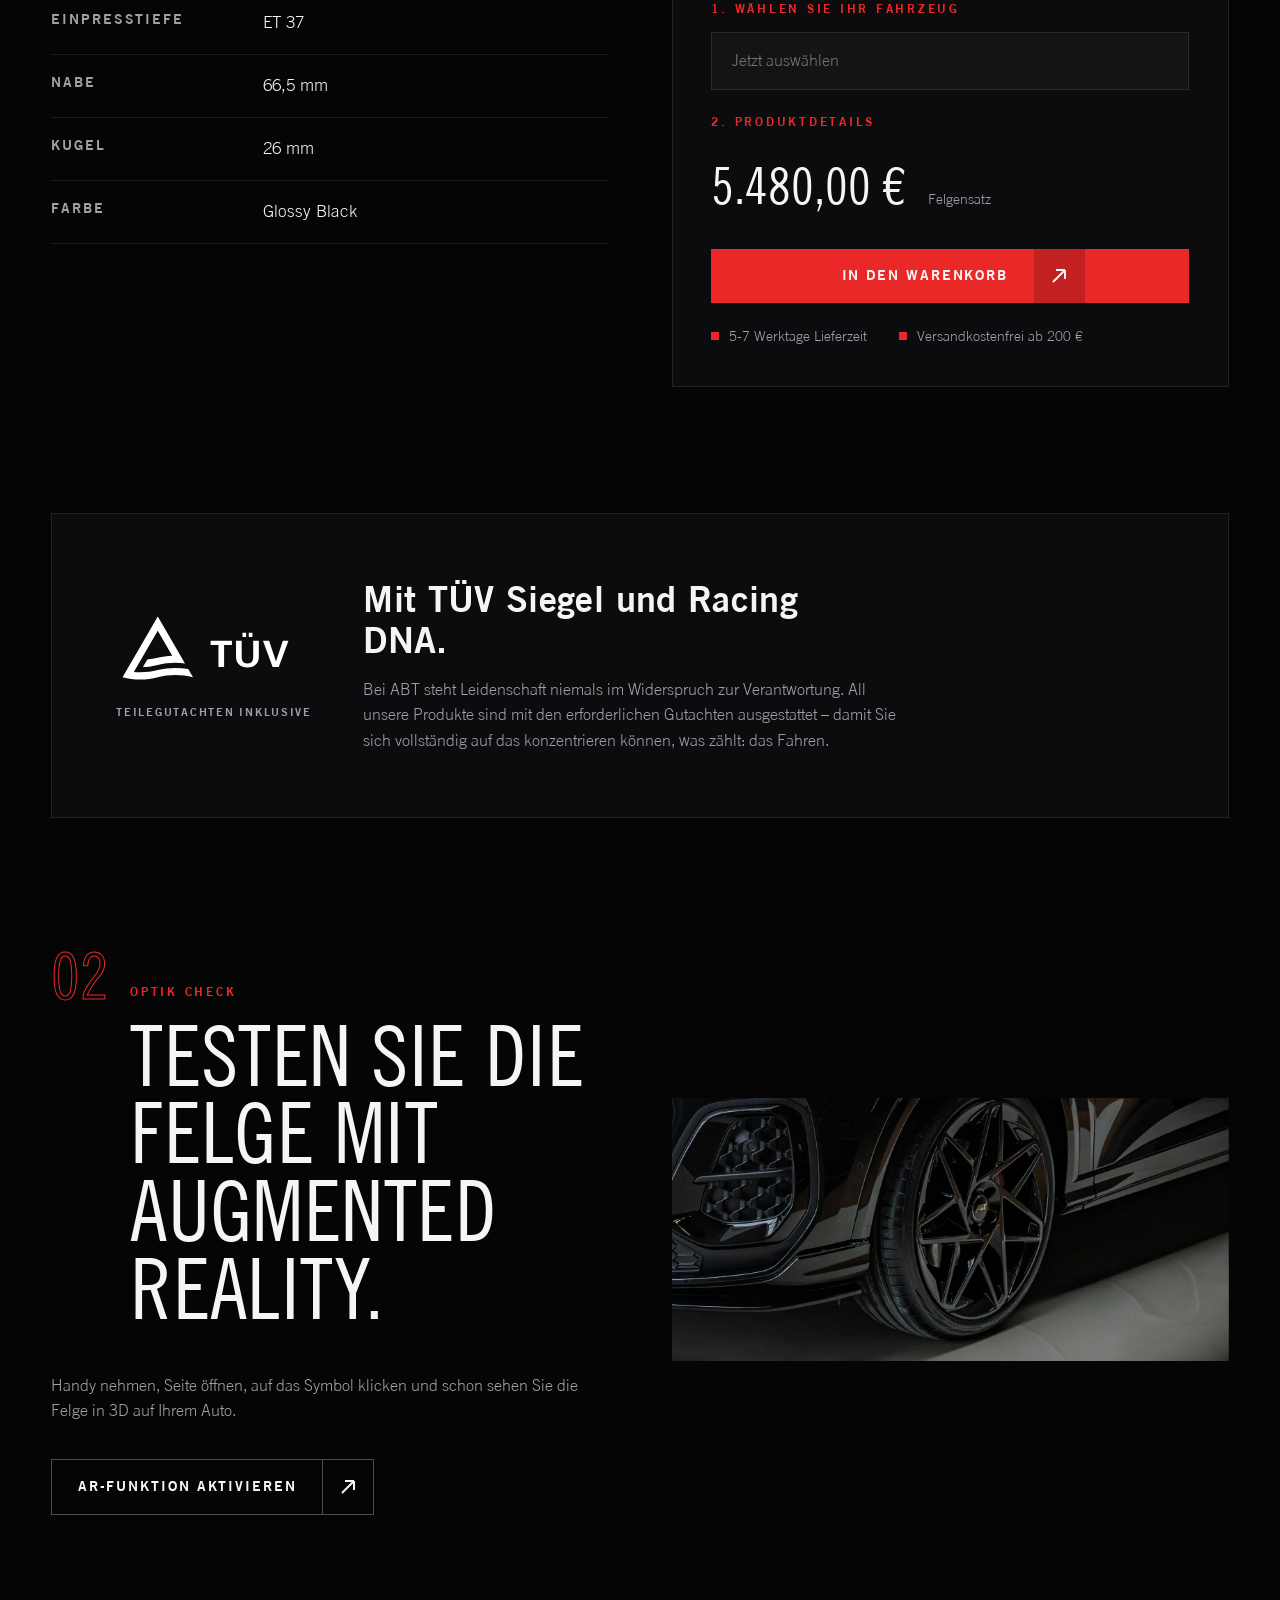
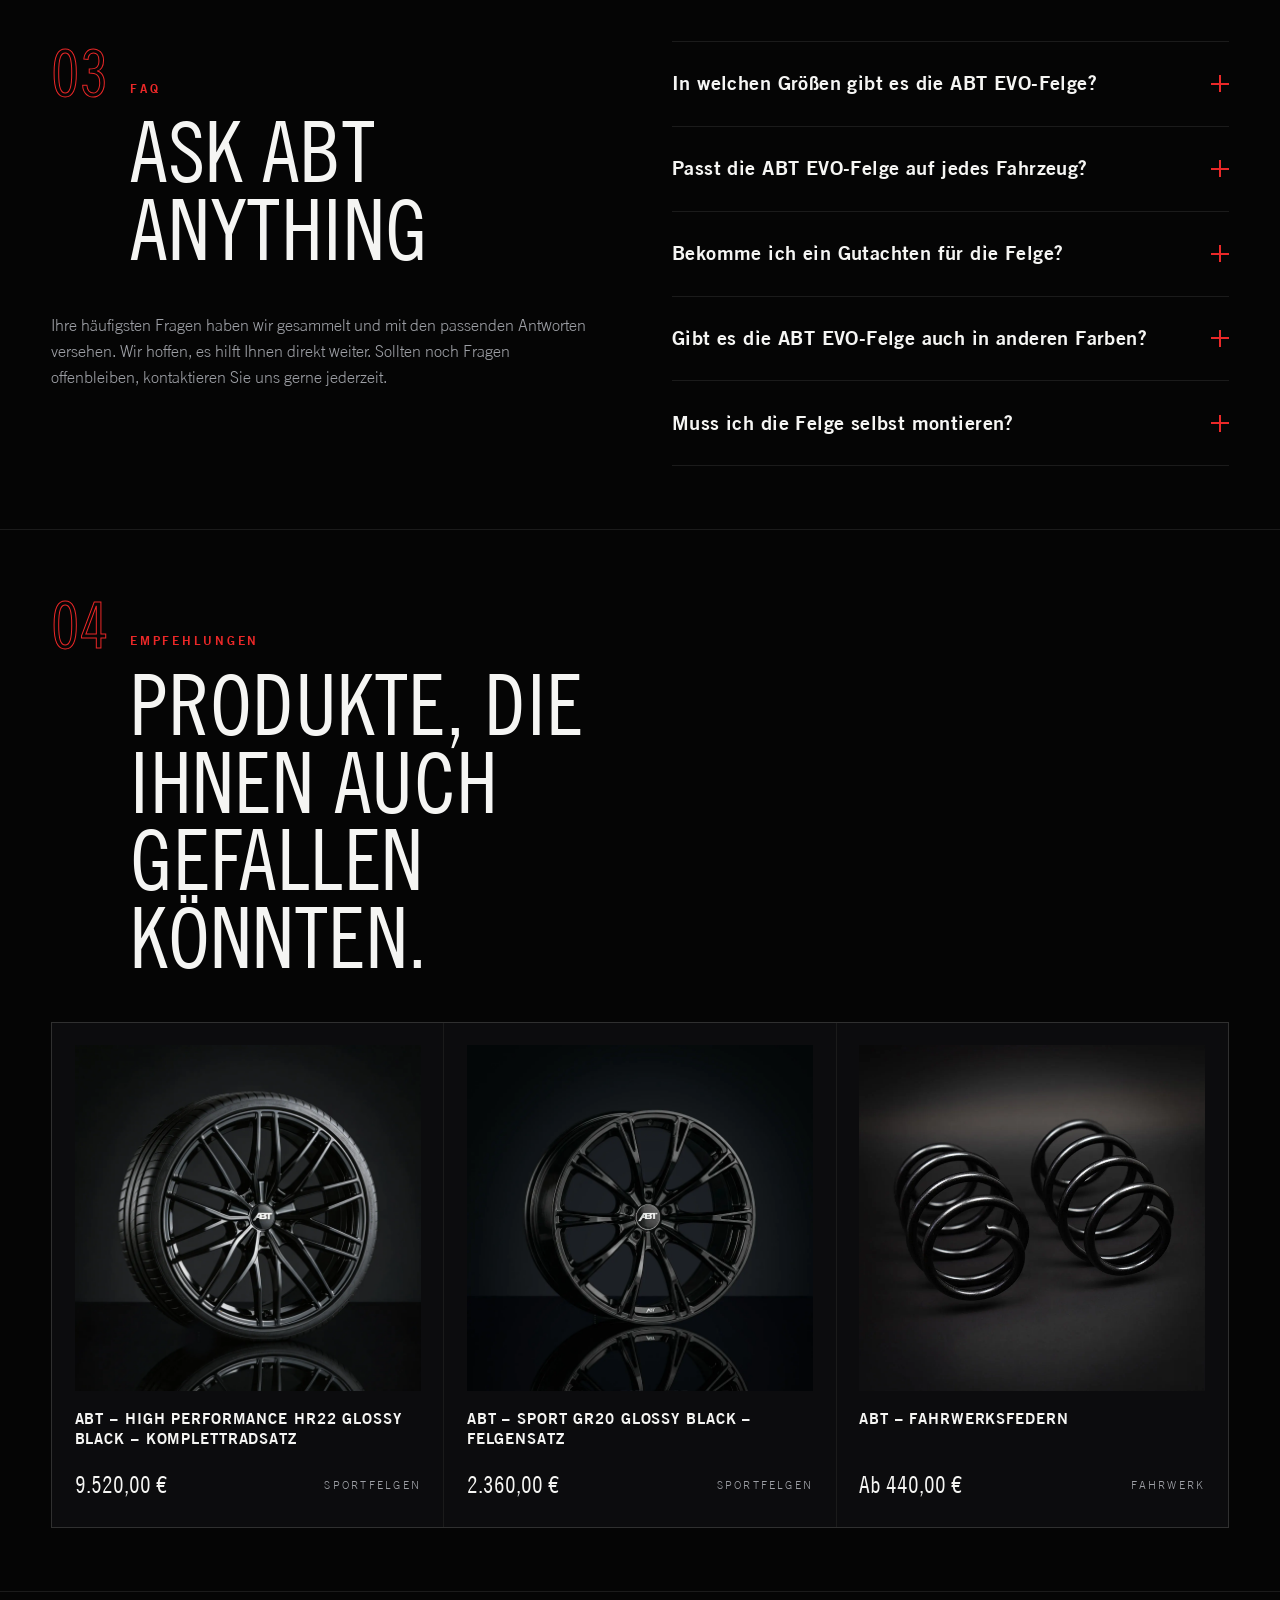
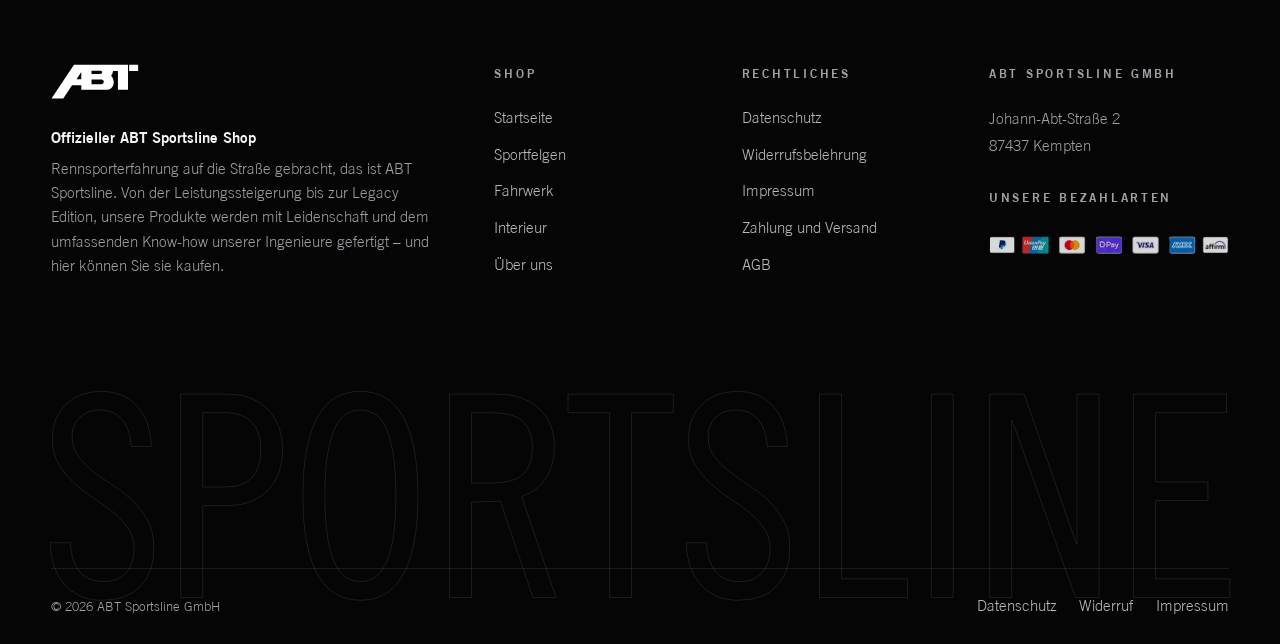
<file: abt-demo/produkt-evo.html>
<!DOCTYPE html>
<html lang="de">
<head>
<meta charset="UTF-8">
<meta name="viewport" content="width=device-width, initial-scale=1">
<title>ABT – EVO 21 Glossy Black – Felgensatz | ABT Shop</title>
<meta name="description" content="Evolution, neu definiert. Die ABT-EVO-Felge ist ein Statement für alle, die vorangehen und Leistung, Design und Innovation als Einheit leben.">
<link rel="stylesheet" href="css/style.css">
</head>
<body>

<!-- Navigation -->
<header class="nav">
  <a class="nav-logo" href="index.html" aria-label="ABT Startseite">
    <svg viewBox="0 0 102 41" fill="none" xmlns="http://www.w3.org/2000/svg"><path d="M0.611328 40.292L26.7865 0.860352H89.7556V29.9648H77.9998V8.1814H72.2594C72.067 9.35733 71.977 9.77439 71.6715 10.6587C71.229 11.8921 70.9277 12.3311 69.9349 13.5227C71.117 14.822 71.5805 15.5526 72.1642 17.0359C72.7449 18.4302 73.0911 20.1131 73.0911 21.5378C73.0911 23.6095 72.4624 25.375 71.1128 27.0903C70.4956 27.9087 69.7465 28.5913 68.8876 29.1192C67.8174 29.7536 66.8089 29.9648 64.8745 29.9648H35.2836V24.8304H24.5896L14.2869 40.292H0.611328ZM47.2319 23.4778H58.8057C60.4534 23.4778 61.5174 22.4357 61.5174 20.8218C61.5174 19.2079 60.4231 18.1125 58.9145 18.1125H47.2319V23.4778ZM29.7932 17.7864H35.2846V9.29461L29.7932 17.7864ZM47.212 11.6715H57.182C58.8182 11.6715 59.6489 11.0068 59.6489 9.69495C59.6489 8.00057 58.0692 7.74657 57.1276 7.74657H47.2109V11.6715H47.212Z" fill="white"/><path d="M101.55 0.860352H91.0645V8.1814H101.55V0.860352Z" fill="white"/></svg>
  </a>
  <nav aria-label="Hauptnavigation">
    <ul class="nav-links">
      <li><a href="index.html">Startseite</a></li>
      <li><a href="produkt-evo.html" class="is-active">Sportfelgen</a></li>
      <li><a href="produkt-federn.html">Fahrwerk</a></li>
      <li><a href="index.html#produkte">Interieur</a></li>
      <li><a href="ueber-uns.html">Über uns</a></li>
    </ul>
  </nav>
  <div class="nav-cta">
    <a class="btn" href="#kaufen">
      <span class="btn-label">Jetzt kaufen</span>
      <span class="btn-arrow"><svg viewBox="0 0 16 16" fill="none"><path d="M2 14L14 2M14 2H5M14 2V11" stroke="currentColor" stroke-width="2"/></svg></span>
    </a>
    <button class="nav-burger" aria-label="Menü öffnen"><span></span><span></span></button>
  </div>
</header>

<div class="mobile-menu">
  <a href="index.html">Startseite</a>
  <a href="produkt-evo.html" class="is-active">Sportfelgen</a>
  <a href="produkt-federn.html">Fahrwerk</a>
  <a href="index.html#produkte">Interieur</a>
  <a href="ueber-uns.html">Über uns</a>
</div>

<!-- Redline Scroll-Indikator -->
<div class="redline" aria-hidden="true">
  <span class="redline-value">0.0</span>
  <div class="redline-track"><i class="redline-fill"></i></div>
  <span class="redline-label">RPM ×1000</span>
</div>

<main>

  <!-- PDP Hero -->
  <section class="hero">
    <div class="hero-media">
      <img src="assets/img/evo-sq5-schwarz.webp" alt="ABT EVO Felge am schwarzen Audi SQ5" data-parallax="8">
    </div>
    <div class="hero-webgl"></div>
    <div class="hero-content">
      <p class="t-label" data-hero-fade>Sportfelgen — ABT EVO</p>
      <h1 class="t-hero hero-title" data-hero-title style="margin-top: 1rem;">
        <span class="line"><span>Evolution,</span></span>
        <span class="line"><span>neu definiert.</span></span>
      </h1>
      <p class="hero-sub" data-hero-fade>Die ABT-EVO-Felge ist ein Statement für alle, die vorangehen und Leistung, Design und Innovation als Einheit leben.</p>
      <div class="pdp-price-row" data-hero-fade>
        <span class="pdp-price">5.480,00&nbsp;€</span>
        <span class="pdp-price-note">ABT – EVO 21 Glossy Black – Felgensatz</span>
      </div>
      <div class="hero-actions" data-hero-fade>
        <a class="btn" href="#kaufen">
          <span class="btn-label">In den Warenkorb</span>
          <span class="btn-arrow"><svg viewBox="0 0 16 16" fill="none"><path d="M2 14L14 2M14 2H5M14 2V11" stroke="currentColor" stroke-width="2"/></svg></span>
        </a>
        <a class="btn btn--ghost" href="#design">
          <span class="btn-label">Das Design</span>
          <span class="btn-arrow"><svg viewBox="0 0 16 16" fill="none"><path d="M8 2V14M8 14L2 8M8 14L14 8" stroke="currentColor" stroke-width="2"/></svg></span>
        </a>
      </div>
      <ul class="pdp-usp" data-hero-fade>
        <li>5-7 Werktage Lieferzeit</li>
        <li>Versandkostenfrei ab 200&nbsp;€</li>
        <li>Mit TÜV Siegel</li>
      </ul>
    </div>
    <div class="hero-scrollhint" aria-hidden="true"><span>Scroll</span><i></i></div>
  </section>

  <!-- Marquee -->
  <div class="marquee" data-skew>
    <div class="marquee-track">
      <span>Evolution ist kein Zufall</span>
      <span>Vision, Präzision und Mut</span>
    </div>
  </div>

  <!-- Design-Story (pinned) -->
  <section id="design" data-story>
    <div class="story-stage">
      <div class="story-media">
        <img src="assets/img/evo-sq5-schwarz.webp" alt="">
        <img src="assets/img/produkt-evo.webp" alt="">
        <img src="assets/img/slider-sq5-evo.webp" alt="">
        <img src="assets/img/evo-a6-schwarz.webp" alt="">
      </div>
      <span class="story-index" aria-hidden="true">01</span>
      <div class="story-progress" aria-hidden="true">
        <div class="story-progress-bars"></div>
        <svg class="story-progress-chevron" viewBox="0 0 12 14" fill="none"><path d="M6 1v11M6 12L1.5 7.5M6 12l4.5-4.5" stroke="currentColor" stroke-width="1.5"/></svg>
      </div>
      <div class="story-caption">
        <div class="story-step">
          <p class="t-label">Das Design</p>
          <h3 class="t-h3">Eine Felge, die nach den Sternen greift</h3>
          <p class="t-body">Ihre markante Sternform vereint technologische Perfektion mit zeitloser Ästhetik – kraftvoll und leicht, geschaffen, um Fortschritt sichtbar zu machen.</p>
        </div>
        <div class="story-step">
          <p class="t-label">Das Design</p>
          <h3 class="t-h3">Prägnante Formensprache</h3>
          <p class="t-body">Das tiefe Glossy-Black-Finish unterstreicht die kraftvolle Linienführung der EVO und verleiht jedem Fahrzeug einen unverwechselbaren Auftritt. Die präzisen Speichenstrukturen sind dabei nicht nur ein optisches Statement – sie sind Ausdruck eines Designs, das Funktion und Form konsequent zusammendenkt.</p>
        </div>
        <div class="story-step">
          <p class="t-label">Das Design</p>
          <h3 class="t-h3">Präzision und Stabilität</h3>
          <p class="t-body">Entwickelt für sportliches Fahren, bietet die EVO eine präzise Straßenlage und direktes Ansprechverhalten, das jede Kurve zum Erlebnis werden lässt.</p>
        </div>
        <div class="story-step">
          <p class="t-label">Das Design</p>
          <h3 class="t-h3">Hervorragende Fahrdynamik</h3>
          <p class="t-body">Das optimierte Gewicht senkt die ungefederten Massen – für mehr Agilität, schnelleres Einlenken und ein Fahrgefühl, das unmittelbar mit der Straße kommuniziert. Ob auf der Rennstrecke oder auf anspruchsvollen Landstraßen: Die ABT-EVO ist dort zu Hause, wo Fahrdynamik keine Kompromisse kennt.</p>
        </div>
      </div>
    </div>
  </section>

  <!-- Kaufen / Specs -->
  <section class="section" id="kaufen">
    <div class="container">
      <div class="grid-2" style="align-items: start;">
        <div>
          <div class="sec-head" data-reveal>
            <span class="t-num">01</span>
            <div class="sec-head-stack">
              <p class="t-label">Wählen Sie Ihr perfektes Setup</p>
              <h2 class="t-h2">EVO 21 Glossy Black</h2>
            </div>
          </div>
          <table class="spec-table" data-reveal>
            <tr><td>Dimension</td><td><span class="spec-value-big">8,5 × 21</span></td></tr>
            <tr><td>Lochkreis</td><td>5/112</td></tr>
            <tr><td>Einpresstiefe</td><td>ET 37</td></tr>
            <tr><td>Nabe</td><td>66,5 mm</td></tr>
            <tr><td>Kugel</td><td>26 mm</td></tr>
            <tr><td>Farbe</td><td>Glossy Black</td></tr>
          </table>
        </div>
        <div data-reveal="0.15" style="background: var(--carbon); border: 1px solid var(--line); padding: clamp(1.5rem, 3vw, 2.8rem); position: sticky; top: 6rem;">
          <div class="product-card-img" style="max-width: 22rem; margin-inline: auto;"><img src="assets/img/produkt-evo.webp" alt="ABT EVO Felge in Glossy Black, Studioaufnahme"></div>
          <p class="t-label" style="margin-top: 1.8rem;">1. Wählen Sie Ihr Fahrzeug</p>
          <div style="display:flex; gap:1px; margin-top: 0.8rem;">
            <input type="text" placeholder="Jetzt auswählen" aria-label="Fahrzeug auswählen" style="flex:1; background: var(--smoke); border: 1px solid var(--line); color: var(--white); padding: 0.95rem 1.2rem; font: inherit; min-width: 0;">
          </div>
          <p class="t-label" style="margin-top: 1.4rem;">2. Produktdetails</p>
          <div class="pdp-price-row" style="margin-top: 0.8rem;">
            <span class="pdp-price">5.480,00&nbsp;€</span>
            <span class="pdp-price-note">Felgensatz</span>
          </div>
          <a class="btn" href="#kaufen" style="width: 100%; margin-top: 1.4rem; justify-content: center;">
            <span class="btn-label">In den Warenkorb</span>
            <span class="btn-arrow"><svg viewBox="0 0 16 16" fill="none"><path d="M2 14L14 2M14 2H5M14 2V11" stroke="currentColor" stroke-width="2"/></svg></span>
          </a>
          <ul class="pdp-usp" style="margin-top: 1.4rem;">
            <li>5-7 Werktage Lieferzeit</li>
            <li>Versandkostenfrei ab 200&nbsp;€</li>
          </ul>
        </div>
      </div>
    </div>
  </section>

  <!-- TÜV / Qualität -->
  <section class="section">
    <div class="container">
      <div class="tuev-panel" data-reveal>
        <div class="tuev-badge"><img src="assets/img/tuev-logo-white.svg" alt="TÜV Siegel"><span>Teilegutachten inklusive</span></div>
        <div>
          <h2 class="t-h3" style="max-width: 22ch;">Mit TÜV Siegel und Racing DNA.</h2>
          <p class="t-body" style="margin-top: 1rem;">Bei ABT steht Leidenschaft niemals im Widerspruch zur Verantwortung. All unsere Produkte sind mit den erforderlichen Gutachten ausgestattet – damit Sie sich vollständig auf das konzentrieren können, was zählt: das Fahren.</p>
        </div>
      </div>
    </div>
  </section>

  <!-- Optik Check -->
  <section class="section">
    <div class="container">
      <div class="grid-2">
        <div>
          <div class="sec-head" data-reveal>
            <span class="t-num">02</span>
            <div class="sec-head-stack">
              <p class="t-label">Optik Check</p>
              <h2 class="t-h2" style="max-width: 13ch;">Testen Sie die Felge mit Augmented Reality.</h2>
            </div>
          </div>
          <p class="t-body" data-reveal>Handy nehmen, Seite öffnen, auf das Symbol klicken und schon sehen Sie die Felge in 3D auf Ihrem Auto.</p>
          <div data-reveal style="margin-top: 2.2rem;">
            <a class="btn btn--ghost" href="#kaufen">
              <span class="btn-label">AR-Funktion aktivieren</span>
              <span class="btn-arrow"><svg viewBox="0 0 16 16" fill="none"><path d="M2 14L14 2M14 2H5M14 2V11" stroke="currentColor" stroke-width="2"/></svg></span>
            </a>
          </div>
        </div>
        <figure data-reveal-img style="overflow:clip;">
          <img src="assets/img/slider-sq5-evo.webp" alt="ABT EVO Felge am Audi SQ5" loading="lazy">
        </figure>
      </div>
    </div>
  </section>

  <!-- FAQ -->
  <section class="section">
    <div class="container">
      <div class="grid-2" style="align-items: start;">
        <div>
          <div class="sec-head" data-reveal>
            <span class="t-num">03</span>
            <div class="sec-head-stack">
              <p class="t-label">FAQ</p>
              <h2 class="t-h2">Ask ABT Anything</h2>
            </div>
          </div>
          <p class="t-body" data-reveal>Ihre häufigsten Fragen haben wir gesammelt und mit den passenden Antworten versehen. Wir hoffen, es hilft Ihnen direkt weiter. Sollten noch Fragen offenbleiben, kontaktieren Sie uns gerne jederzeit.</p>
        </div>
        <div class="faq-list" data-reveal>
          <div class="faq-item">
            <button class="faq-q">In welchen Größen gibt es die ABT EVO-Felge?<span class="faq-icon"></span></button>
            <div class="faq-a"><div class="faq-a-inner">Zurzeit bieten wir die Größe 21 Zoll an.</div></div>
          </div>
          <div class="faq-item">
            <button class="faq-q">Passt die ABT EVO-Felge auf jedes Fahrzeug?<span class="faq-icon"></span></button>
            <div class="faq-a"><div class="faq-a-inner">Leider nicht. Prüfen Sie am besten mit Hilfe der Fahrzeugauswahl im Shop oder in unserem Konfigurator, ob es für Ihr Fahrzeug eine ABT EVO-Felge gibt.</div></div>
          </div>
          <div class="faq-item">
            <button class="faq-q">Bekomme ich ein Gutachten für die Felge?<span class="faq-icon"></span></button>
            <div class="faq-a"><div class="faq-a-inner">Ja. Sie erhalten das Gutachten für Ihre Felge nach dem Kauf.</div></div>
          </div>
          <div class="faq-item">
            <button class="faq-q">Gibt es die ABT EVO-Felge auch in anderen Farben?<span class="faq-icon"></span></button>
            <div class="faq-a"><div class="faq-a-inner">Aktuell nicht. Falls Sie sich für ein anderes Design interessieren, können Sie sich im Online-Shop umsehen oder auch auf unserer Felgenseite schauen, welche Felgen für Ihr Fahrzeug verfügbar sind.</div></div>
          </div>
          <div class="faq-item">
            <button class="faq-q">Muss ich die Felge selbst montieren?<span class="faq-icon"></span></button>
            <div class="faq-a"><div class="faq-a-inner">Nein. Sie können beim Checkout wählen, wohin wir die Felge versenden sollen. Hier stehen Ihnen diverse ABT-Partner deutschlandweit zur Verfügung. Auch direkt bei uns in Kempten ist die Montage möglich.</div></div>
          </div>
        </div>
      </div>
    </div>
  </section>

  <!-- Empfehlungen -->
  <section class="section related">
    <div class="container">
      <div class="sec-head" data-reveal>
        <span class="t-num">04</span>
        <div class="sec-head-stack">
          <p class="t-label">Empfehlungen</p>
          <h2 class="t-h2" style="max-width: 16ch;">Produkte, die Ihnen auch gefallen könnten.</h2>
        </div>
      </div>
      <div class="product-grid product-grid--related" data-reveal data-lenis-prevent>
        <a class="product-card" href="#kaufen">
          <span class="product-card-arrow"><svg viewBox="0 0 16 16" fill="none"><path d="M2 14L14 2M14 2H5M14 2V11" stroke="currentColor" stroke-width="2"/></svg></span>
          <div class="product-card-img"><img src="assets/img/produkt-komplettrad-hr.webp" alt="ABT High Performance HR22 Komplettradsatz" loading="lazy"></div>
          <p class="product-card-name">ABT – High Performance HR22 Glossy Black – Komplettradsatz</p>
          <div class="product-card-meta">
            <span class="product-card-price">9.520,00&nbsp;€</span>
            <span class="product-card-cat">Sportfelgen</span>
          </div>
        </a>
        <a class="product-card" href="#kaufen">
          <span class="product-card-arrow"><svg viewBox="0 0 16 16" fill="none"><path d="M2 14L14 2M14 2H5M14 2V11" stroke="currentColor" stroke-width="2"/></svg></span>
          <div class="product-card-img"><img src="assets/img/produkt-gr.webp" alt="ABT Sport GR20 Felgensatz" loading="lazy"></div>
          <p class="product-card-name">ABT – Sport GR20 Glossy Black – Felgensatz</p>
          <div class="product-card-meta">
            <span class="product-card-price">2.360,00&nbsp;€</span>
            <span class="product-card-cat">Sportfelgen</span>
          </div>
        </a>
        <a class="product-card" href="produkt-federn.html">
          <span class="product-card-arrow"><svg viewBox="0 0 16 16" fill="none"><path d="M2 14L14 2M14 2H5M14 2V11" stroke="currentColor" stroke-width="2"/></svg></span>
          <div class="product-card-img"><img src="assets/img/produkt-federn.webp" alt="ABT Fahrwerksfedern" loading="lazy"></div>
          <p class="product-card-name">ABT – Fahrwerksfedern</p>
          <div class="product-card-meta">
            <span class="product-card-price">Ab 440,00&nbsp;€</span>
            <span class="product-card-cat">Fahrwerk</span>
          </div>
        </a>
      </div>
    </div>
  </section>

</main>

<!-- Footer -->
<footer class="footer">
  <div class="container">
    <div class="footer-grid">
      <div class="footer-brand">
        <svg viewBox="0 0 102 41" fill="none" xmlns="http://www.w3.org/2000/svg" aria-label="ABT"><path d="M0.611328 40.292L26.7865 0.860352H89.7556V29.9648H77.9998V8.1814H72.2594C72.067 9.35733 71.977 9.77439 71.6715 10.6587C71.229 11.8921 70.9277 12.3311 69.9349 13.5227C71.117 14.822 71.5805 15.5526 72.1642 17.0359C72.7449 18.4302 73.0911 20.1131 73.0911 21.5378C73.0911 23.6095 72.4624 25.375 71.1128 27.0903C70.4956 27.9087 69.7465 28.5913 68.8876 29.1192C67.8174 29.7536 66.8089 29.9648 64.8745 29.9648H35.2836V24.8304H24.5896L14.2869 40.292H0.611328ZM47.2319 23.4778H58.8057C60.4534 23.4778 61.5174 22.4357 61.5174 20.8218C61.5174 19.2079 60.4231 18.1125 58.9145 18.1125H47.2319V23.4778ZM29.7932 17.7864H35.2846V9.29461L29.7932 17.7864ZM47.212 11.6715H57.182C58.8182 11.6715 59.6489 11.0068 59.6489 9.69495C59.6489 8.00057 58.0692 7.74657 57.1276 7.74657H47.2109V11.6715H47.212Z" fill="white"/><path d="M101.55 0.860352H91.0645V8.1814H101.55V0.860352Z" fill="white"/></svg>
        <p><strong style="color: var(--white); display:block; margin-bottom:0.4rem;">Offizieller ABT Sportsline Shop</strong> Rennsporterfahrung auf die Straße gebracht, das ist ABT Sportsline. Von der Leistungssteigerung bis zur Legacy Edition, unsere Produkte werden mit Leidenschaft und dem umfassenden Know-how unserer Ingenieure gefertigt – und hier können Sie sie kaufen.</p>
      </div>
      <div>
        <h4>Shop</h4>
        <ul>
          <li><a href="index.html">Startseite</a></li>
          <li><a href="produkt-evo.html">Sportfelgen</a></li>
          <li><a href="produkt-federn.html">Fahrwerk</a></li>
          <li><a href="index.html#produkte">Interieur</a></li>
          <li><a href="ueber-uns.html">Über uns</a></li>
        </ul>
      </div>
      <div>
        <h4>Rechtliches</h4>
        <ul>
          <li><a href="#">Datenschutz</a></li>
          <li><a href="#">Widerrufsbelehrung</a></li>
          <li><a href="#">Impressum</a></li>
          <li><a href="#">Zahlung und Versand</a></li>
          <li><a href="#">AGB</a></li>
        </ul>
      </div>
      <div>
        <h4>ABT Sportsline GmbH</h4>
        <address class="footer-address">Johann-Abt-Straße 2<br>87437 Kempten</address>
        <div class="footer-payments">
          <h4 style="margin-top: 1.8rem;">Unsere Bezahlarten</h4>
          <img src="assets/img/Payment_Methods.webp" alt="Bezahlarten" loading="lazy">
        </div>
      </div>
    </div>
  </div>
  <span class="footer-wordmark" aria-hidden="true">Sportsline</span>
  <div class="container">
    <div class="footer-legal">
      <span>© 2026 ABT Sportsline GmbH</span>
      <ul>
        <li><a href="#">Datenschutz</a></li>
        <li><a href="#">Widerruf</a></li>
        <li><a href="#">Impressum</a></li>
      </ul>
    </div>
  </div>
</footer>

<script src="js/vendor/gsap.min.js"></script>
<script src="js/vendor/ScrollTrigger.min.js"></script>
<script src="js/vendor/lenis.min.js"></script>
<script src="js/app.js"></script>
<script type="module" src="js/webgl.js"></script>
</body>
</html>
</file>
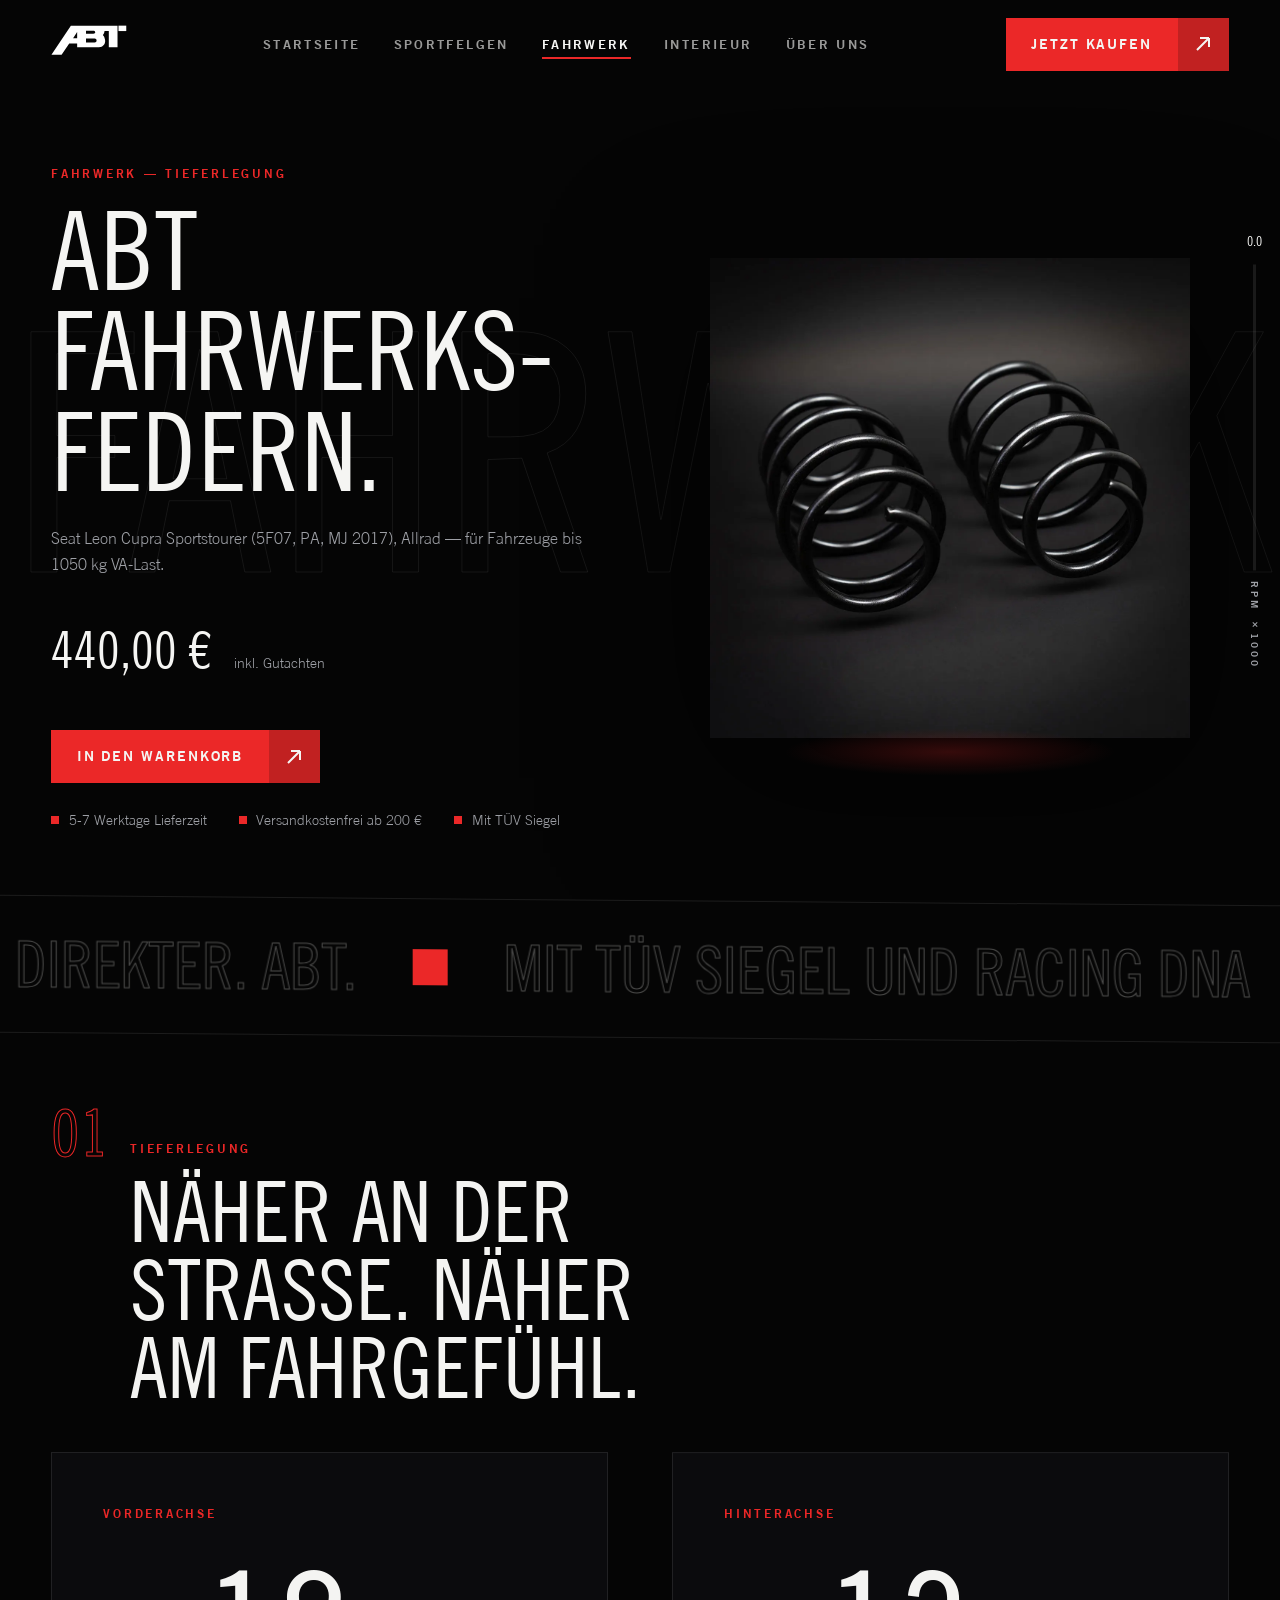
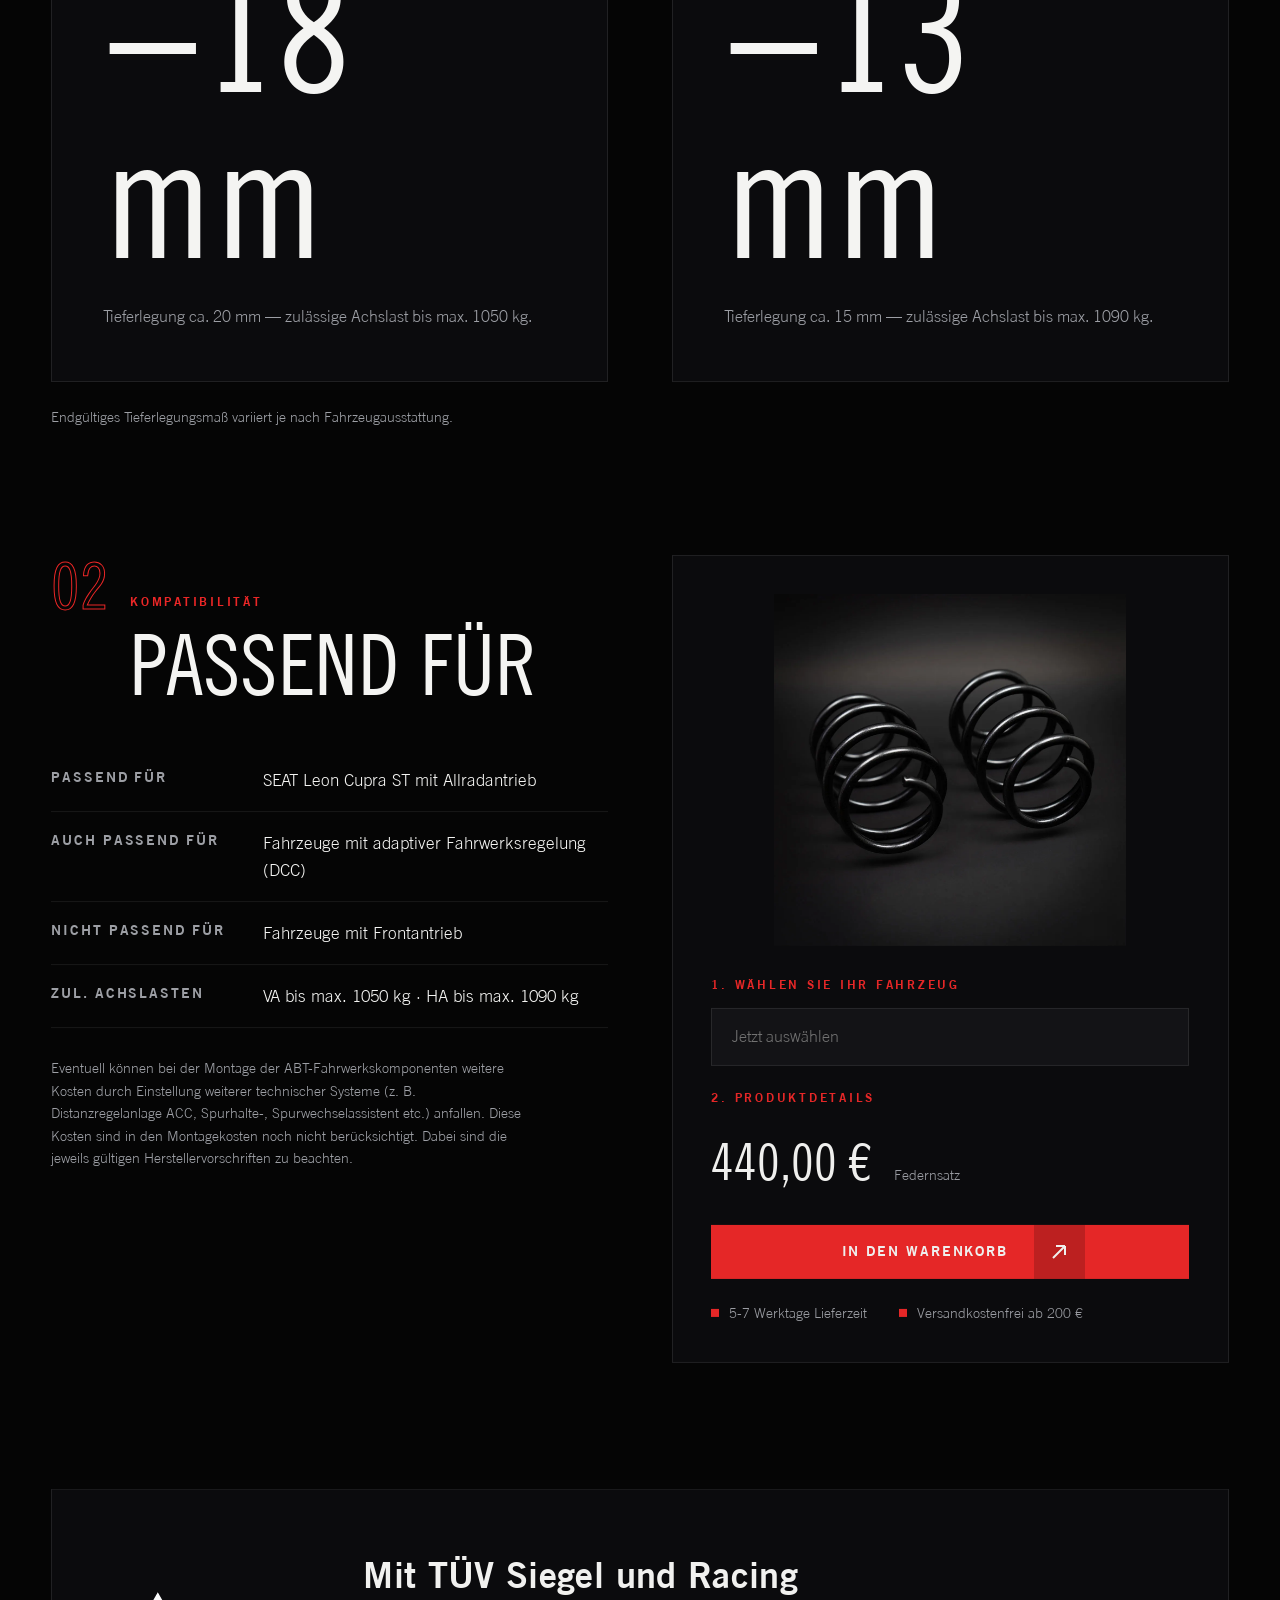
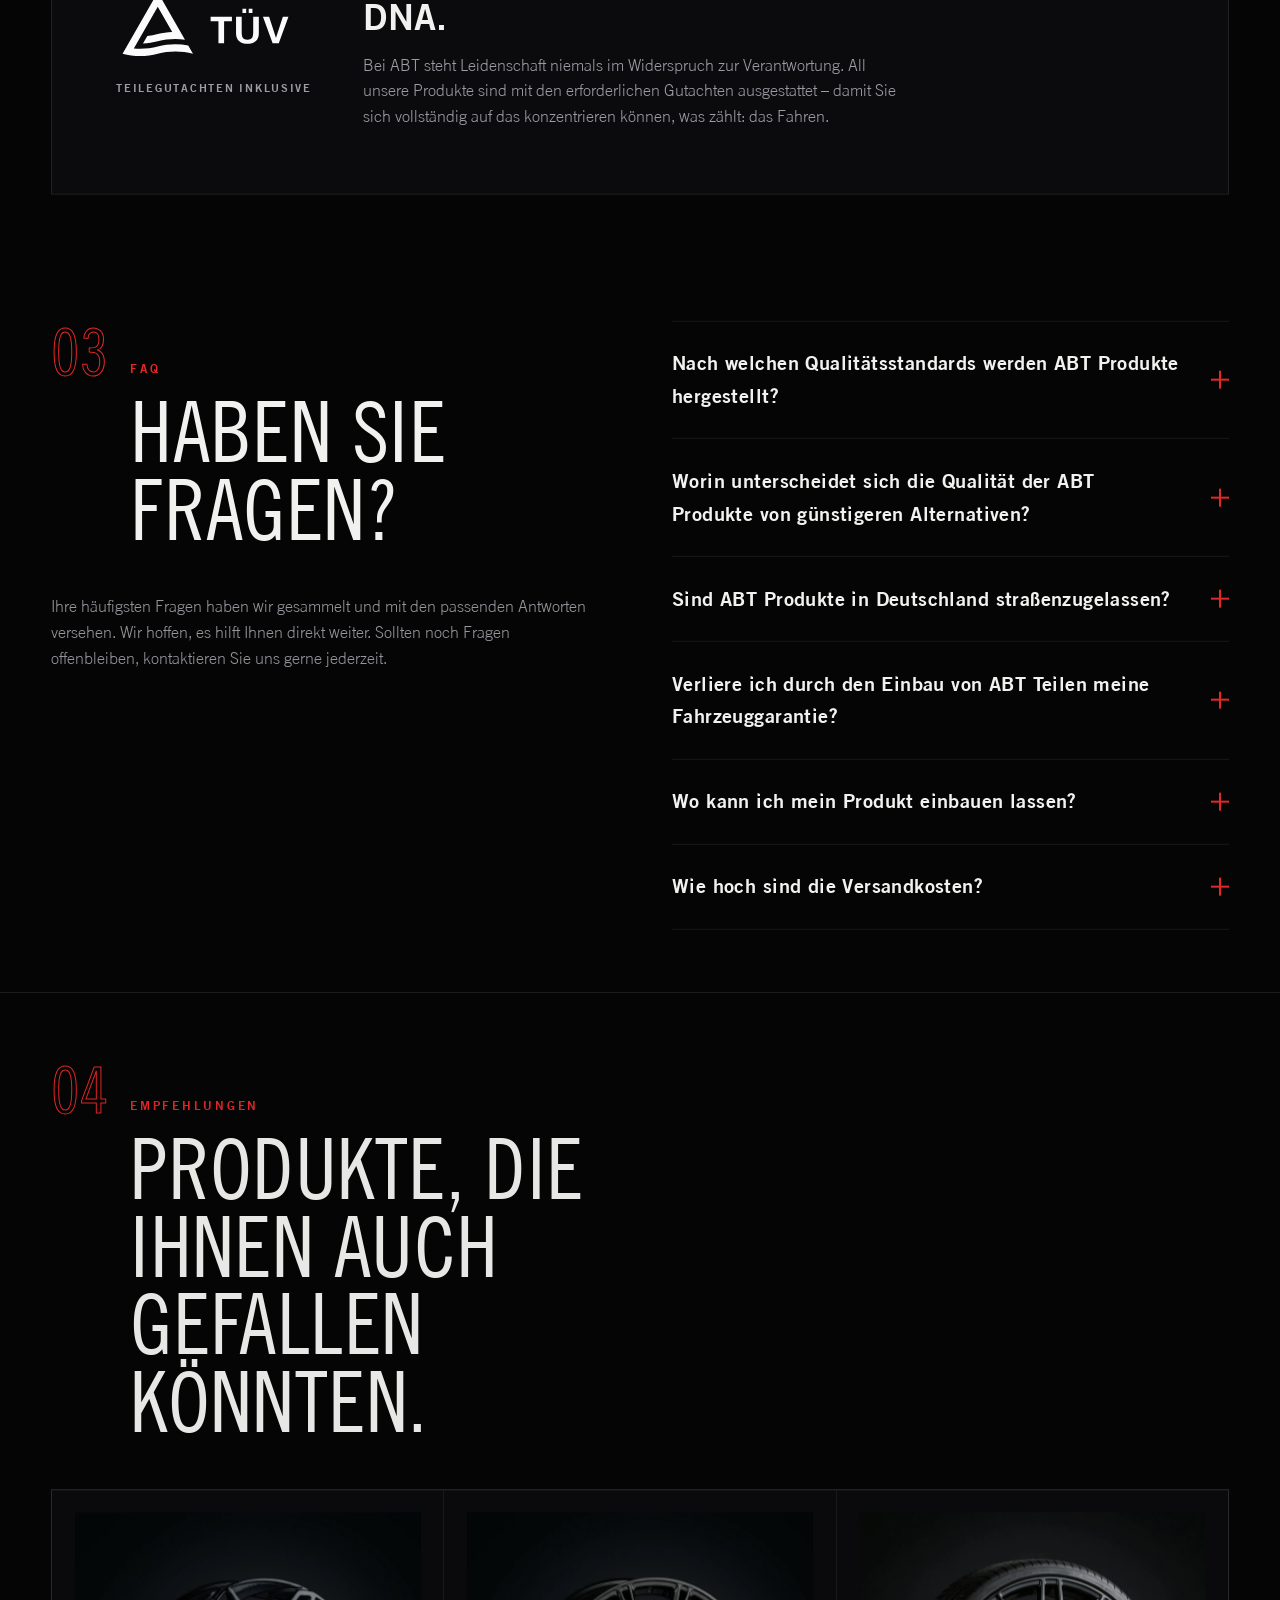
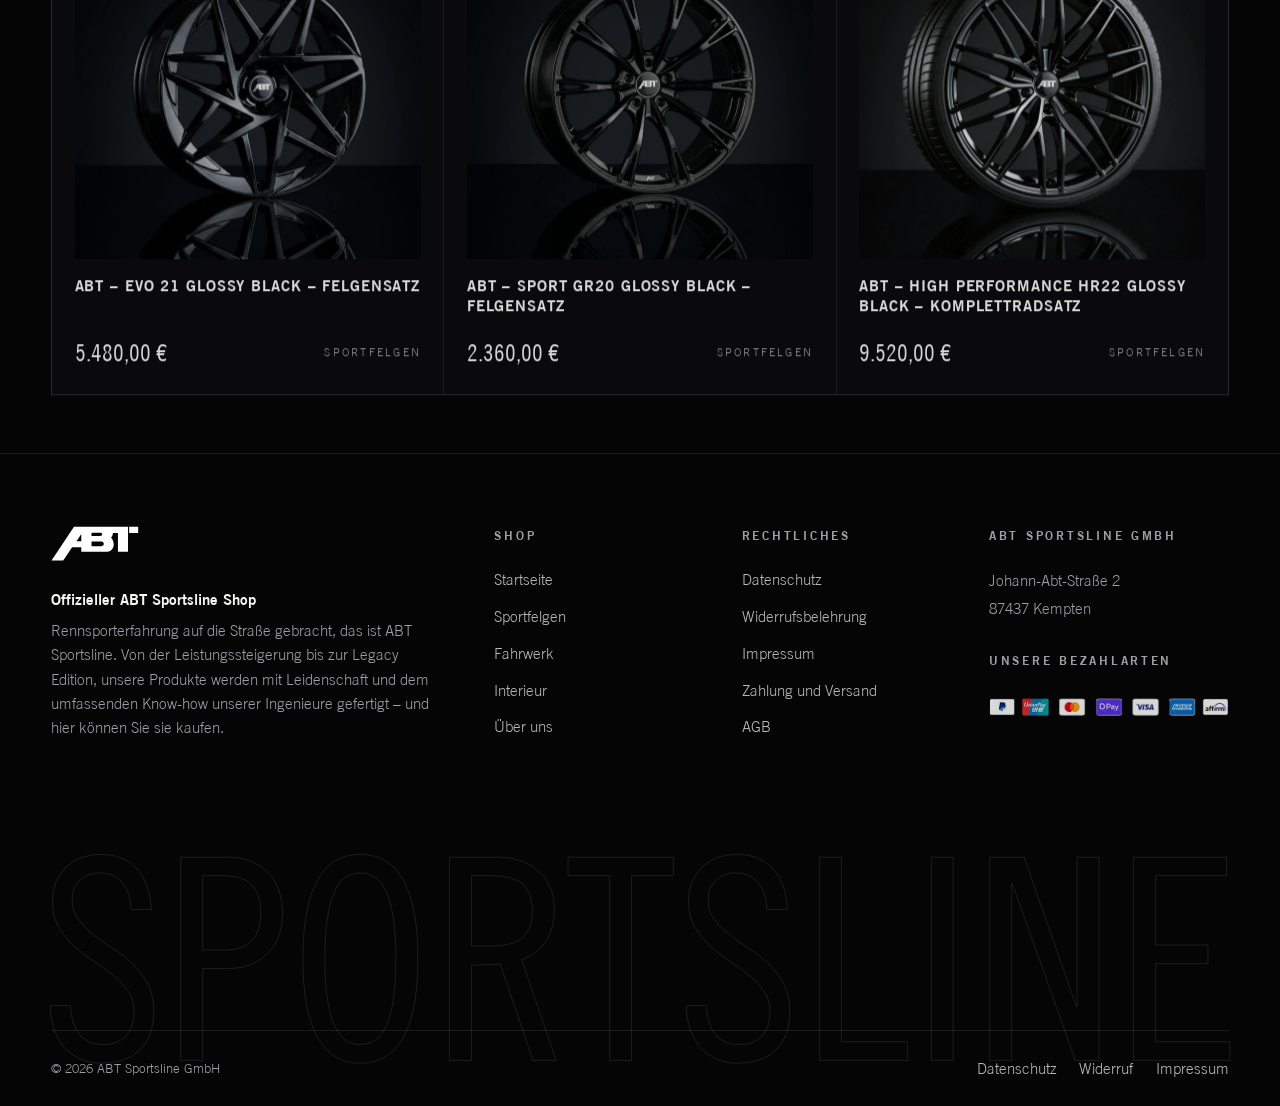
<file: abt-demo/produkt-federn.html>
<!DOCTYPE html>
<html lang="de">
<head>
<meta charset="UTF-8">
<meta name="viewport" content="width=device-width, initial-scale=1">
<title>ABT – Fahrwerksfedern | ABT Shop</title>
<meta name="description" content="ABT Fahrwerksfedern — Tieferlegung mit Racing DNA. Seat Leon Cupra Sportstourer, Allrad. Mit TÜV Siegel.">
<link rel="stylesheet" href="css/style.css">
</head>
<body>

<!-- Navigation -->
<header class="nav">
  <a class="nav-logo" href="index.html" aria-label="ABT Startseite">
    <svg viewBox="0 0 102 41" fill="none" xmlns="http://www.w3.org/2000/svg"><path d="M0.611328 40.292L26.7865 0.860352H89.7556V29.9648H77.9998V8.1814H72.2594C72.067 9.35733 71.977 9.77439 71.6715 10.6587C71.229 11.8921 70.9277 12.3311 69.9349 13.5227C71.117 14.822 71.5805 15.5526 72.1642 17.0359C72.7449 18.4302 73.0911 20.1131 73.0911 21.5378C73.0911 23.6095 72.4624 25.375 71.1128 27.0903C70.4956 27.9087 69.7465 28.5913 68.8876 29.1192C67.8174 29.7536 66.8089 29.9648 64.8745 29.9648H35.2836V24.8304H24.5896L14.2869 40.292H0.611328ZM47.2319 23.4778H58.8057C60.4534 23.4778 61.5174 22.4357 61.5174 20.8218C61.5174 19.2079 60.4231 18.1125 58.9145 18.1125H47.2319V23.4778ZM29.7932 17.7864H35.2846V9.29461L29.7932 17.7864ZM47.212 11.6715H57.182C58.8182 11.6715 59.6489 11.0068 59.6489 9.69495C59.6489 8.00057 58.0692 7.74657 57.1276 7.74657H47.2109V11.6715H47.212Z" fill="white"/><path d="M101.55 0.860352H91.0645V8.1814H101.55V0.860352Z" fill="white"/></svg>
  </a>
  <nav aria-label="Hauptnavigation">
    <ul class="nav-links">
      <li><a href="index.html">Startseite</a></li>
      <li><a href="produkt-evo.html">Sportfelgen</a></li>
      <li><a href="produkt-federn.html" class="is-active">Fahrwerk</a></li>
      <li><a href="index.html#produkte">Interieur</a></li>
      <li><a href="ueber-uns.html">Über uns</a></li>
    </ul>
  </nav>
  <div class="nav-cta">
    <a class="btn" href="#kaufen">
      <span class="btn-label">Jetzt kaufen</span>
      <span class="btn-arrow"><svg viewBox="0 0 16 16" fill="none"><path d="M2 14L14 2M14 2H5M14 2V11" stroke="currentColor" stroke-width="2"/></svg></span>
    </a>
    <button class="nav-burger" aria-label="Menü öffnen"><span></span><span></span></button>
  </div>
</header>

<div class="mobile-menu">
  <a href="index.html">Startseite</a>
  <a href="produkt-evo.html">Sportfelgen</a>
  <a href="produkt-federn.html" class="is-active">Fahrwerk</a>
  <a href="index.html#produkte">Interieur</a>
  <a href="ueber-uns.html">Über uns</a>
</div>

<!-- Redline Scroll-Indikator -->
<div class="redline" aria-hidden="true">
  <span class="redline-value">0.0</span>
  <div class="redline-track"><i class="redline-fill"></i></div>
  <span class="redline-label">RPM ×1000</span>
</div>

<main>

  <!-- PDP Hero -->
  <section class="pdp-hero">
    <div class="pdp-hero-bg" aria-hidden="true"><span data-parallax="6">Fahrwerk</span></div>
    <div class="container pdp-hero-inner">
      <div class="grid-2">
        <div>
          <p class="t-label" data-hero-fade>Fahrwerk — Tieferlegung</p>
          <h1 class="t-hero hero-title" data-hero-title style="margin-top: 1rem; font-size: clamp(3rem, 8.5vw, 7.5rem);">
            <span class="line"><span>ABT Fahrwerks-</span></span>
            <span class="line"><span>federn.</span></span>
          </h1>
          <p class="hero-sub" data-hero-fade>Seat Leon Cupra Sportstourer (5F07, PA, MJ 2017), Allrad — für Fahrzeuge bis 1050&nbsp;kg VA-Last.</p>
          <div class="pdp-price-row" data-hero-fade>
            <span class="pdp-price">440,00&nbsp;€</span>
            <span class="pdp-price-note">inkl. Gutachten</span>
          </div>
          <div class="hero-actions" data-hero-fade>
            <a class="btn" href="#kaufen">
              <span class="btn-label">In den Warenkorb</span>
              <span class="btn-arrow"><svg viewBox="0 0 16 16" fill="none"><path d="M2 14L14 2M14 2H5M14 2V11" stroke="currentColor" stroke-width="2"/></svg></span>
            </a>
          </div>
          <ul class="pdp-usp" data-hero-fade>
            <li>5-7 Werktage Lieferzeit</li>
            <li>Versandkostenfrei ab 200&nbsp;€</li>
            <li>Mit TÜV Siegel</li>
          </ul>
        </div>
        <div class="pdp-hero-img" data-hero-fade>
          <img src="assets/img/produkt-federn.webp" alt="ABT Fahrwerksfedern in Rot" style="width:min(100%, 30rem);">
        </div>
      </div>
    </div>
  </section>

  <!-- Marquee -->
  <div class="marquee" data-skew>
    <div class="marquee-track">
      <span>Tiefer. Direkter. ABT.</span>
      <span>Mit TÜV Siegel und Racing DNA</span>
    </div>
  </div>

  <!-- Tieferlegung (große Zahlen) -->
  <section class="section" id="specs">
    <div class="container">
      <div class="sec-head" data-reveal>
        <span class="t-num">01</span>
        <div class="sec-head-stack">
          <p class="t-label">Tieferlegung</p>
          <h2 class="t-h2" style="max-width: 15ch;">Näher an der Straße. Näher am Fahrgefühl.</h2>
        </div>
      </div>
      <div class="grid-2" style="align-items: stretch;">
        <div style="border: 1px solid var(--line); background: var(--carbon); padding: clamp(2rem, 4vw, 3.5rem); display:flex; flex-direction:column; justify-content:space-between; gap: 1.5rem;" data-reveal>
          <p class="t-label">Vorderachse</p>
          <p class="network-stat" style="text-align:left; margin:0;"><span class="big">−<span data-count="20">0</span>&thinsp;mm</span></p>
          <p class="t-body">Tieferlegung ca. 20&nbsp;mm — zulässige Achslast bis max. 1050&nbsp;kg.</p>
        </div>
        <div style="border: 1px solid var(--line); background: var(--carbon); padding: clamp(2rem, 4vw, 3.5rem); display:flex; flex-direction:column; justify-content:space-between; gap: 1.5rem;" data-reveal="0.12">
          <p class="t-label">Hinterachse</p>
          <p class="network-stat" style="text-align:left; margin:0;"><span class="big">−<span data-count="15">0</span>&thinsp;mm</span></p>
          <p class="t-body">Tieferlegung ca. 15&nbsp;mm — zulässige Achslast bis max. 1090&nbsp;kg.</p>
        </div>
      </div>
      <p class="t-body" data-reveal style="margin-top: 1.5rem; font-size: 0.85rem;">Endgültiges Tieferlegungsmaß variiert je nach Fahrzeugausstattung.</p>
    </div>
  </section>

  <!-- Passend für / Kaufen -->
  <section class="section" id="kaufen">
    <div class="container">
      <div class="grid-2" style="align-items: start;">
        <div>
          <div class="sec-head" data-reveal>
            <span class="t-num">02</span>
            <div class="sec-head-stack">
              <p class="t-label">Kompatibilität</p>
              <h2 class="t-h2">Passend für</h2>
            </div>
          </div>
          <table class="spec-table" data-reveal>
            <tr><td>Passend für</td><td>SEAT Leon Cupra ST mit Allradantrieb</td></tr>
            <tr><td>Auch passend für</td><td>Fahrzeuge mit adaptiver Fahrwerksregelung (DCC)</td></tr>
            <tr><td>Nicht passend für</td><td>Fahrzeuge mit Frontantrieb</td></tr>
            <tr><td>Zul. Achslasten</td><td>VA bis max. 1050&nbsp;kg · HA bis max. 1090&nbsp;kg</td></tr>
          </table>
          <p class="t-body" data-reveal style="margin-top: 1.8rem; font-size: 0.88rem;">Eventuell können bei der Montage der ABT-Fahrwerkskomponenten weitere Kosten durch Einstellung weiterer technischer Systeme (z.&nbsp;B. Distanzregelanlage ACC, Spurhalte-, Spurwechselassistent etc.) anfallen. Diese Kosten sind in den Montagekosten noch nicht berücksichtigt. Dabei sind die jeweils gültigen Herstellervorschriften zu beachten.</p>
        </div>
        <div data-reveal="0.15" style="background: var(--carbon); border: 1px solid var(--line); padding: clamp(1.5rem, 3vw, 2.8rem); position: sticky; top: 6rem;">
          <div class="product-card-img" style="max-width: 22rem; margin-inline: auto;"><img src="assets/img/produkt-federn.webp" alt="ABT Fahrwerksfedern"></div>
          <p class="t-label" style="margin-top: 1.8rem;">1. Wählen Sie Ihr Fahrzeug</p>
          <div style="display:flex; gap:1px; margin-top: 0.8rem;">
            <input type="text" placeholder="Jetzt auswählen" aria-label="Fahrzeug auswählen" style="flex:1; background: var(--smoke); border: 1px solid var(--line); color: var(--white); padding: 0.95rem 1.2rem; font: inherit; min-width: 0;">
          </div>
          <p class="t-label" style="margin-top: 1.4rem;">2. Produktdetails</p>
          <div class="pdp-price-row" style="margin-top: 0.8rem;">
            <span class="pdp-price">440,00&nbsp;€</span>
            <span class="pdp-price-note">Federnsatz</span>
          </div>
          <a class="btn" href="#kaufen" style="width: 100%; margin-top: 1.4rem; justify-content: center;">
            <span class="btn-label">In den Warenkorb</span>
            <span class="btn-arrow"><svg viewBox="0 0 16 16" fill="none"><path d="M2 14L14 2M14 2H5M14 2V11" stroke="currentColor" stroke-width="2"/></svg></span>
          </a>
          <ul class="pdp-usp" style="margin-top: 1.4rem;">
            <li>5-7 Werktage Lieferzeit</li>
            <li>Versandkostenfrei ab 200&nbsp;€</li>
          </ul>
        </div>
      </div>
    </div>
  </section>

  <!-- TÜV / Qualität -->
  <section class="section">
    <div class="container">
      <div class="tuev-panel" data-reveal>
        <div class="tuev-badge"><img src="assets/img/tuev-logo-white.svg" alt="TÜV Siegel"><span>Teilegutachten inklusive</span></div>
        <div>
          <h2 class="t-h3" style="max-width: 22ch;">Mit TÜV Siegel und Racing DNA.</h2>
          <p class="t-body" style="margin-top: 1rem;">Bei ABT steht Leidenschaft niemals im Widerspruch zur Verantwortung. All unsere Produkte sind mit den erforderlichen Gutachten ausgestattet – damit Sie sich vollständig auf das konzentrieren können, was zählt: das Fahren.</p>
        </div>
      </div>
    </div>
  </section>

  <!-- FAQ -->
  <section class="section">
    <div class="container">
      <div class="grid-2" style="align-items: start;">
        <div>
          <div class="sec-head" data-reveal>
            <span class="t-num">03</span>
            <div class="sec-head-stack">
              <p class="t-label">FAQ</p>
              <h2 class="t-h2">Haben Sie Fragen?</h2>
            </div>
          </div>
          <p class="t-body" data-reveal>Ihre häufigsten Fragen haben wir gesammelt und mit den passenden Antworten versehen. Wir hoffen, es hilft Ihnen direkt weiter. Sollten noch Fragen offenbleiben, kontaktieren Sie uns gerne jederzeit.</p>
        </div>
        <div class="faq-list" data-reveal>
          <div class="faq-item">
            <button class="faq-q">Nach welchen Qualitätsstandards werden ABT Produkte hergestellt?<span class="faq-icon"></span></button>
            <div class="faq-a"><div class="faq-a-inner">ABT Sportsline produziert alle Produkte nach strengen ISO 9001 Qualitätsstandards. Jahrzehntelange Rennsporterfahrung fließt direkt in die Entwicklung jedes einzelnen Bauteils für den Straßeneinsatz ein – für ein Höchstmaß an Präzision, Langlebigkeit und Zuverlässigkeit.</div></div>
          </div>
          <div class="faq-item">
            <button class="faq-q">Worin unterscheidet sich die Qualität der ABT Produkte von günstigeren Alternativen?<span class="faq-icon"></span></button>
            <div class="faq-a"><div class="faq-a-inner">ABT Sportsline steht seit 130 Jahren für Premium-Tuning. Anders als viele andere Anbieter setzt ABT auf werksseitig entwickelte Komponenten, modernste Fertigungsverfahren, umfangreiches Testing und vollständige Zertifizierungen – keine Kompromisse bei Qualität und Passgenauigkeit.</div></div>
          </div>
          <div class="faq-item">
            <button class="faq-q">Sind ABT Produkte in Deutschland straßenzugelassen?<span class="faq-icon"></span></button>
            <div class="faq-a"><div class="faq-a-inner">Ja. ABT legt größten Wert darauf, dass alle Produkte den gesetzlichen Anforderungen für den Straßenverkehr in Deutschland – und auch in vielen weiteren Ländern – entsprechen. Alle Komponenten werden mit den erforderlichen Gutachten geliefert, die eine problemlose TÜV-Abnahme und Eintragung in die Fahrzeugpapiere ermöglichen.</div></div>
          </div>
          <div class="faq-item">
            <button class="faq-q">Verliere ich durch den Einbau von ABT Teilen meine Fahrzeuggarantie?<span class="faq-icon"></span></button>
            <div class="faq-a"><div class="faq-a-inner">ABT Produkte sind so konzipiert, dass sie mit der Herstellergarantie kompatibel sind, sofern der Einbau fachgerecht durch einen autorisierten Betrieb erfolgt. Wir empfehlen, vor dem Einbau Rücksprache mit dem Fahrzeughersteller zu halten. Bei konkreten Fragen steht Ihnen auch unser Support-Team gerne zur Verfügung.</div></div>
          </div>
          <div class="faq-item">
            <button class="faq-q">Wo kann ich mein Produkt einbauen lassen?<span class="faq-icon"></span></button>
            <div class="faq-a"><div class="faq-a-inner">Im Checkout können Sie unter dem Reiter „Montage“ auch Ihren passenden ABT-Partner wählen und Ihr Produkt dorthin senden lassen.</div></div>
          </div>
          <div class="faq-item">
            <button class="faq-q">Wie hoch sind die Versandkosten?<span class="faq-icon"></span></button>
            <div class="faq-a"><div class="faq-a-inner">Die Versandkosten innerhalb Deutschlands betragen 7,79&nbsp;€. Ab einem Bestellwert von 200&nbsp;€ ist der Versand kostenfrei.</div></div>
          </div>
        </div>
      </div>
    </div>
  </section>

  <!-- Empfehlungen -->
  <section class="section related">
    <div class="container">
      <div class="sec-head" data-reveal>
        <span class="t-num">04</span>
        <div class="sec-head-stack">
          <p class="t-label">Empfehlungen</p>
          <h2 class="t-h2" style="max-width: 16ch;">Produkte, die Ihnen auch gefallen könnten.</h2>
        </div>
      </div>
      <div class="product-grid product-grid--related" data-reveal data-lenis-prevent>
        <a class="product-card" href="produkt-evo.html">
          <span class="product-card-arrow"><svg viewBox="0 0 16 16" fill="none"><path d="M2 14L14 2M14 2H5M14 2V11" stroke="currentColor" stroke-width="2"/></svg></span>
          <div class="product-card-img"><img src="assets/img/produkt-evo.webp" alt="ABT EVO Felge in Glossy Black" loading="lazy"></div>
          <p class="product-card-name">ABT – EVO 21 Glossy Black – Felgensatz</p>
          <div class="product-card-meta">
            <span class="product-card-price">5.480,00&nbsp;€</span>
            <span class="product-card-cat">Sportfelgen</span>
          </div>
        </a>
        <a class="product-card" href="produkt-evo.html">
          <span class="product-card-arrow"><svg viewBox="0 0 16 16" fill="none"><path d="M2 14L14 2M14 2H5M14 2V11" stroke="currentColor" stroke-width="2"/></svg></span>
          <div class="product-card-img"><img src="assets/img/produkt-gr.webp" alt="ABT Sport GR20 Felgensatz" loading="lazy"></div>
          <p class="product-card-name">ABT – Sport GR20 Glossy Black – Felgensatz</p>
          <div class="product-card-meta">
            <span class="product-card-price">2.360,00&nbsp;€</span>
            <span class="product-card-cat">Sportfelgen</span>
          </div>
        </a>
        <a class="product-card" href="produkt-evo.html">
          <span class="product-card-arrow"><svg viewBox="0 0 16 16" fill="none"><path d="M2 14L14 2M14 2H5M14 2V11" stroke="currentColor" stroke-width="2"/></svg></span>
          <div class="product-card-img"><img src="assets/img/produkt-komplettrad-hr.webp" alt="ABT High Performance HR22 Komplettradsatz" loading="lazy"></div>
          <p class="product-card-name">ABT – High Performance HR22 Glossy Black – Komplettradsatz</p>
          <div class="product-card-meta">
            <span class="product-card-price">9.520,00&nbsp;€</span>
            <span class="product-card-cat">Sportfelgen</span>
          </div>
        </a>
      </div>
    </div>
  </section>

</main>

<!-- Footer -->
<footer class="footer">
  <div class="container">
    <div class="footer-grid">
      <div class="footer-brand">
        <svg viewBox="0 0 102 41" fill="none" xmlns="http://www.w3.org/2000/svg" aria-label="ABT"><path d="M0.611328 40.292L26.7865 0.860352H89.7556V29.9648H77.9998V8.1814H72.2594C72.067 9.35733 71.977 9.77439 71.6715 10.6587C71.229 11.8921 70.9277 12.3311 69.9349 13.5227C71.117 14.822 71.5805 15.5526 72.1642 17.0359C72.7449 18.4302 73.0911 20.1131 73.0911 21.5378C73.0911 23.6095 72.4624 25.375 71.1128 27.0903C70.4956 27.9087 69.7465 28.5913 68.8876 29.1192C67.8174 29.7536 66.8089 29.9648 64.8745 29.9648H35.2836V24.8304H24.5896L14.2869 40.292H0.611328ZM47.2319 23.4778H58.8057C60.4534 23.4778 61.5174 22.4357 61.5174 20.8218C61.5174 19.2079 60.4231 18.1125 58.9145 18.1125H47.2319V23.4778ZM29.7932 17.7864H35.2846V9.29461L29.7932 17.7864ZM47.212 11.6715H57.182C58.8182 11.6715 59.6489 11.0068 59.6489 9.69495C59.6489 8.00057 58.0692 7.74657 57.1276 7.74657H47.2109V11.6715H47.212Z" fill="white"/><path d="M101.55 0.860352H91.0645V8.1814H101.55V0.860352Z" fill="white"/></svg>
        <p><strong style="color: var(--white); display:block; margin-bottom:0.4rem;">Offizieller ABT Sportsline Shop</strong> Rennsporterfahrung auf die Straße gebracht, das ist ABT Sportsline. Von der Leistungssteigerung bis zur Legacy Edition, unsere Produkte werden mit Leidenschaft und dem umfassenden Know-how unserer Ingenieure gefertigt – und hier können Sie sie kaufen.</p>
      </div>
      <div>
        <h4>Shop</h4>
        <ul>
          <li><a href="index.html">Startseite</a></li>
          <li><a href="produkt-evo.html">Sportfelgen</a></li>
          <li><a href="produkt-federn.html">Fahrwerk</a></li>
          <li><a href="index.html#produkte">Interieur</a></li>
          <li><a href="ueber-uns.html">Über uns</a></li>
        </ul>
      </div>
      <div>
        <h4>Rechtliches</h4>
        <ul>
          <li><a href="#">Datenschutz</a></li>
          <li><a href="#">Widerrufsbelehrung</a></li>
          <li><a href="#">Impressum</a></li>
          <li><a href="#">Zahlung und Versand</a></li>
          <li><a href="#">AGB</a></li>
        </ul>
      </div>
      <div>
        <h4>ABT Sportsline GmbH</h4>
        <address class="footer-address">Johann-Abt-Straße 2<br>87437 Kempten</address>
        <div class="footer-payments">
          <h4 style="margin-top: 1.8rem;">Unsere Bezahlarten</h4>
          <img src="assets/img/Payment_Methods.webp" alt="Bezahlarten" loading="lazy">
        </div>
      </div>
    </div>
  </div>
  <span class="footer-wordmark" aria-hidden="true">Sportsline</span>
  <div class="container">
    <div class="footer-legal">
      <span>© 2026 ABT Sportsline GmbH</span>
      <ul>
        <li><a href="#">Datenschutz</a></li>
        <li><a href="#">Widerruf</a></li>
        <li><a href="#">Impressum</a></li>
      </ul>
    </div>
  </div>
</footer>

<script src="js/vendor/gsap.min.js"></script>
<script src="js/vendor/ScrollTrigger.min.js"></script>
<script src="js/vendor/lenis.min.js"></script>
<script src="js/app.js"></script>
</body>
</html>
</file>
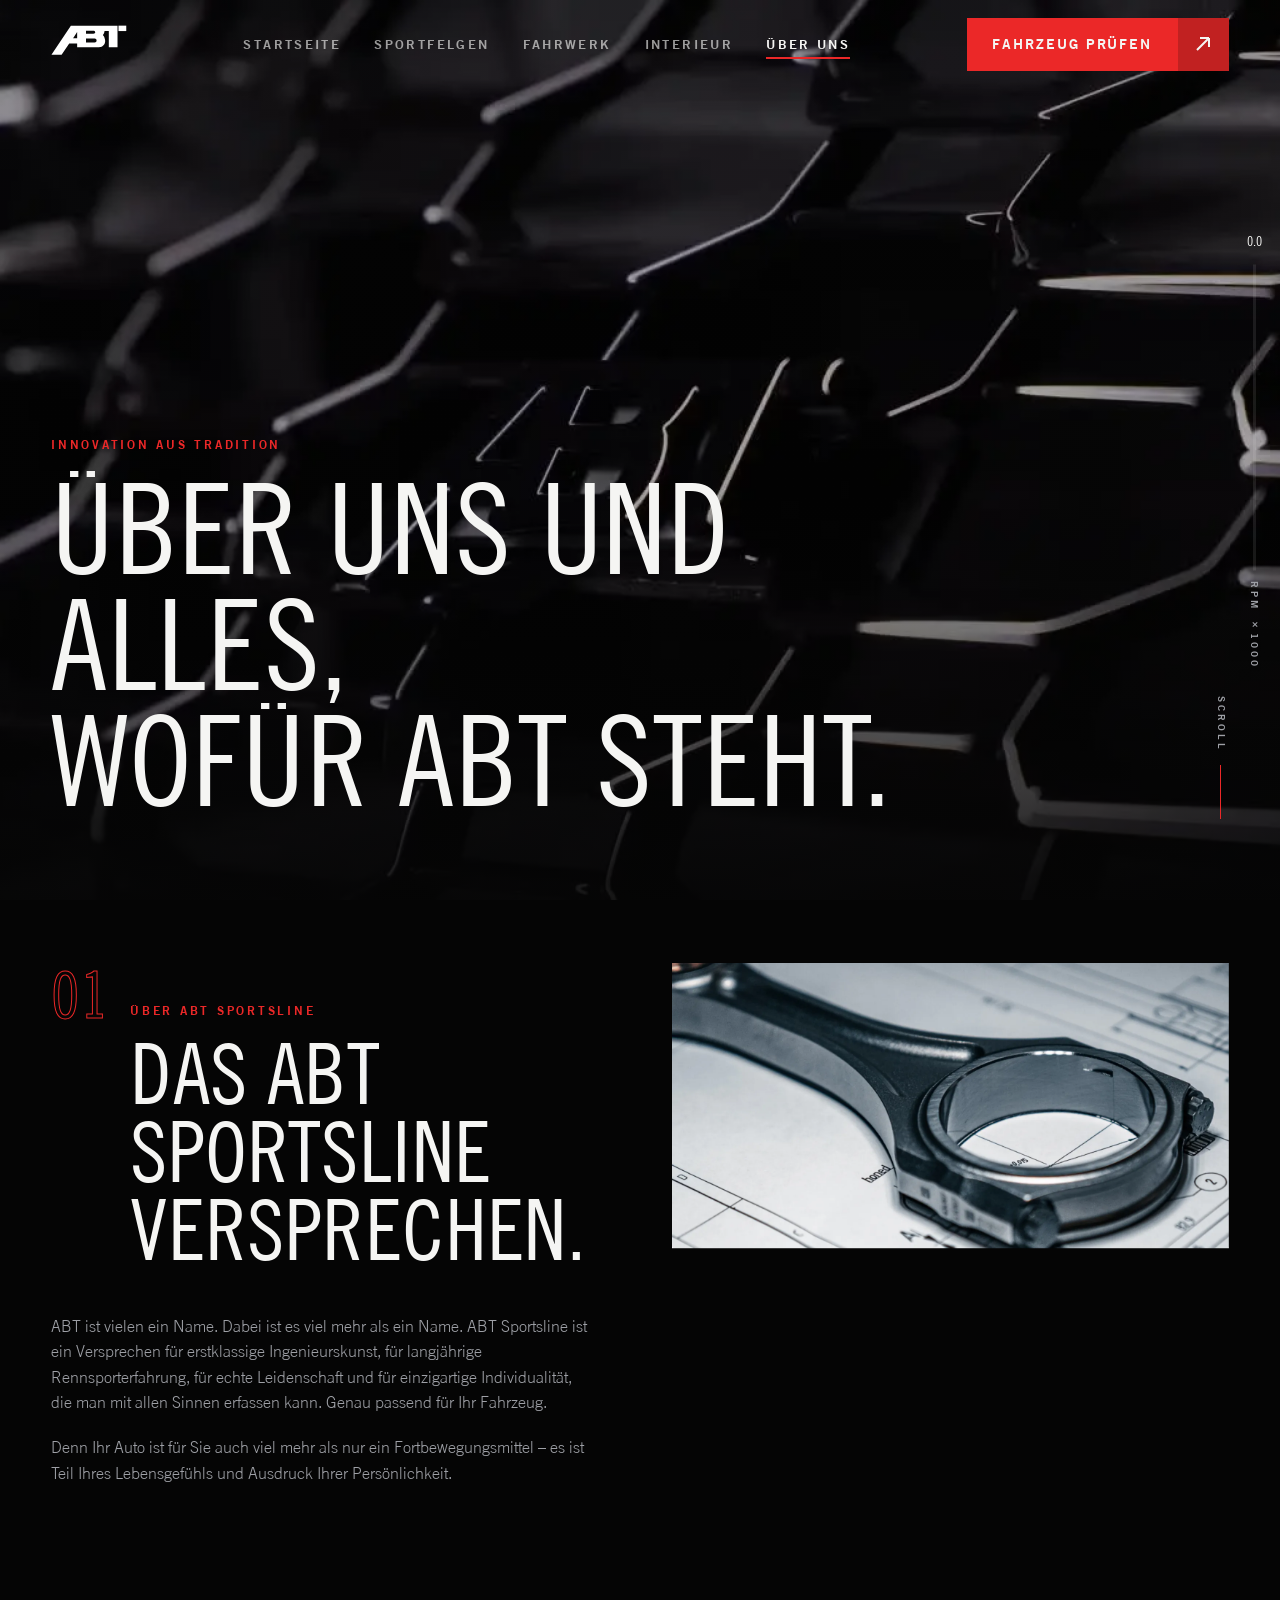
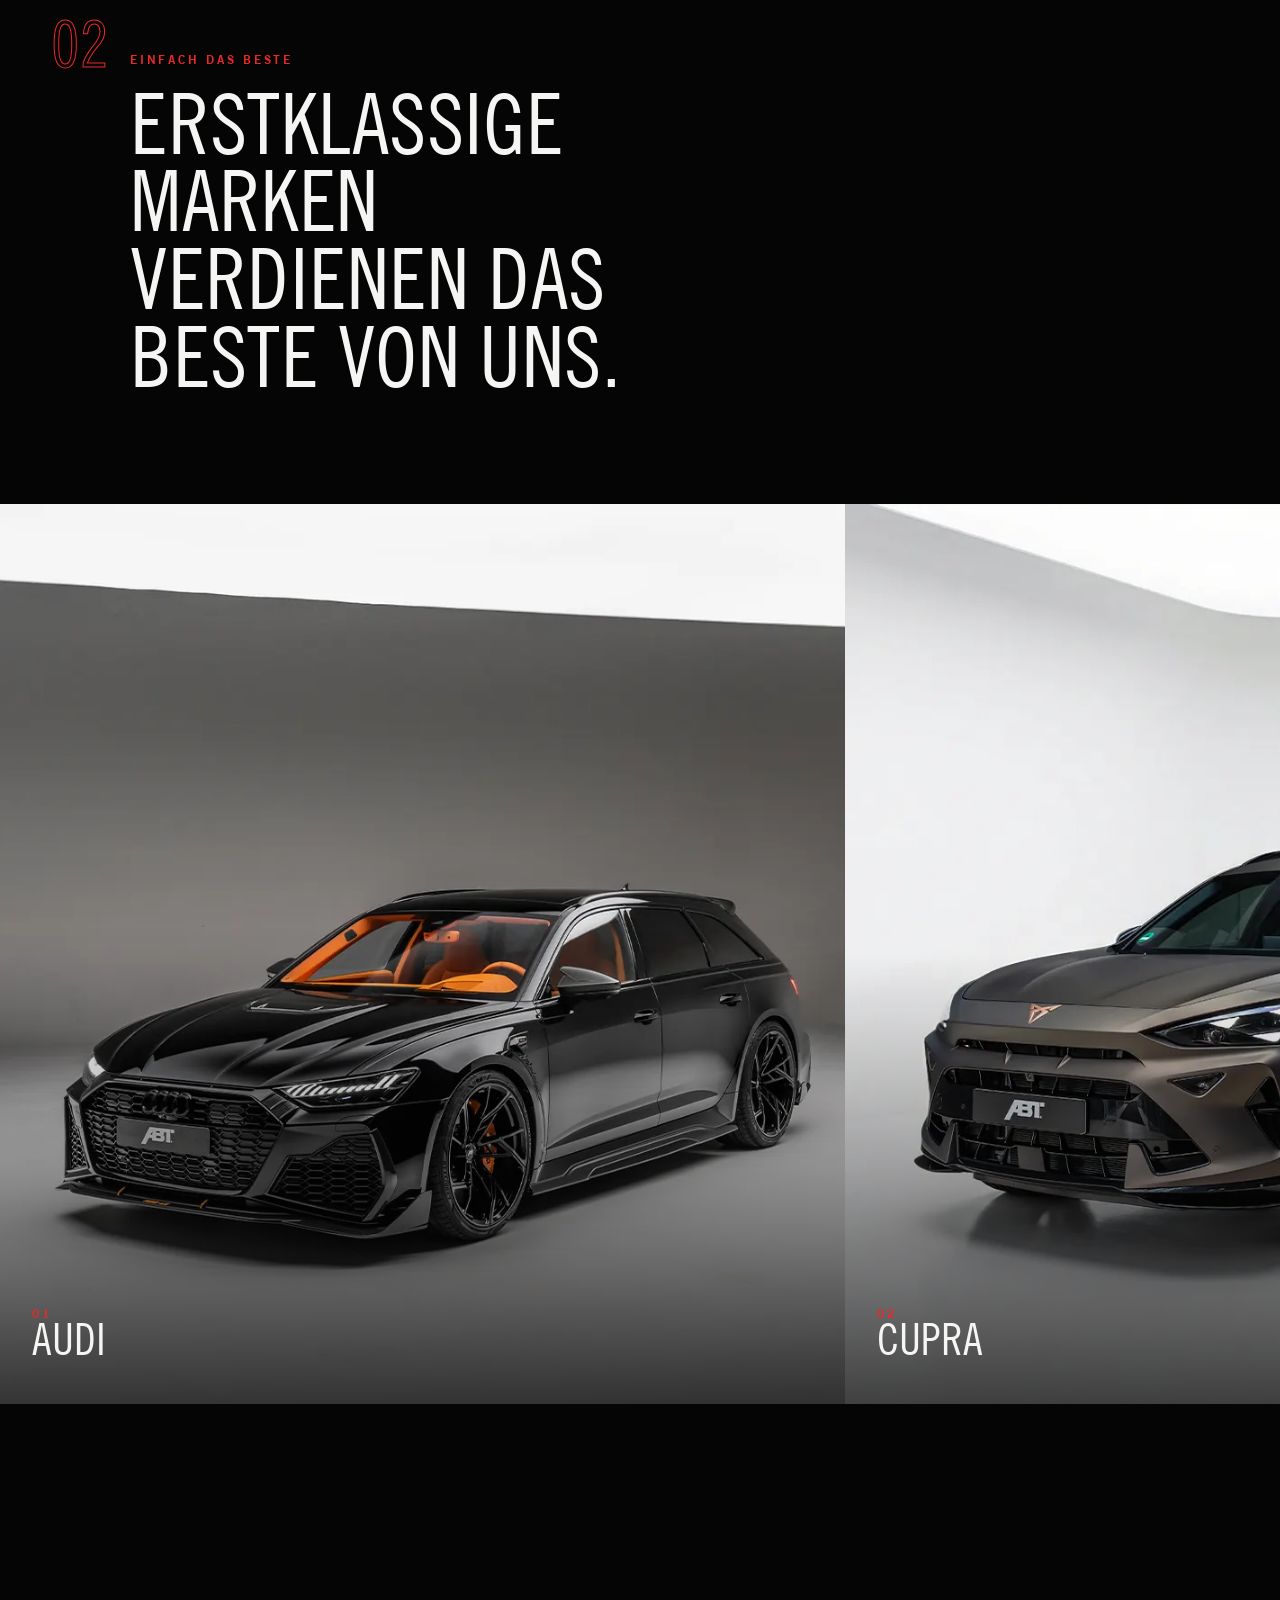
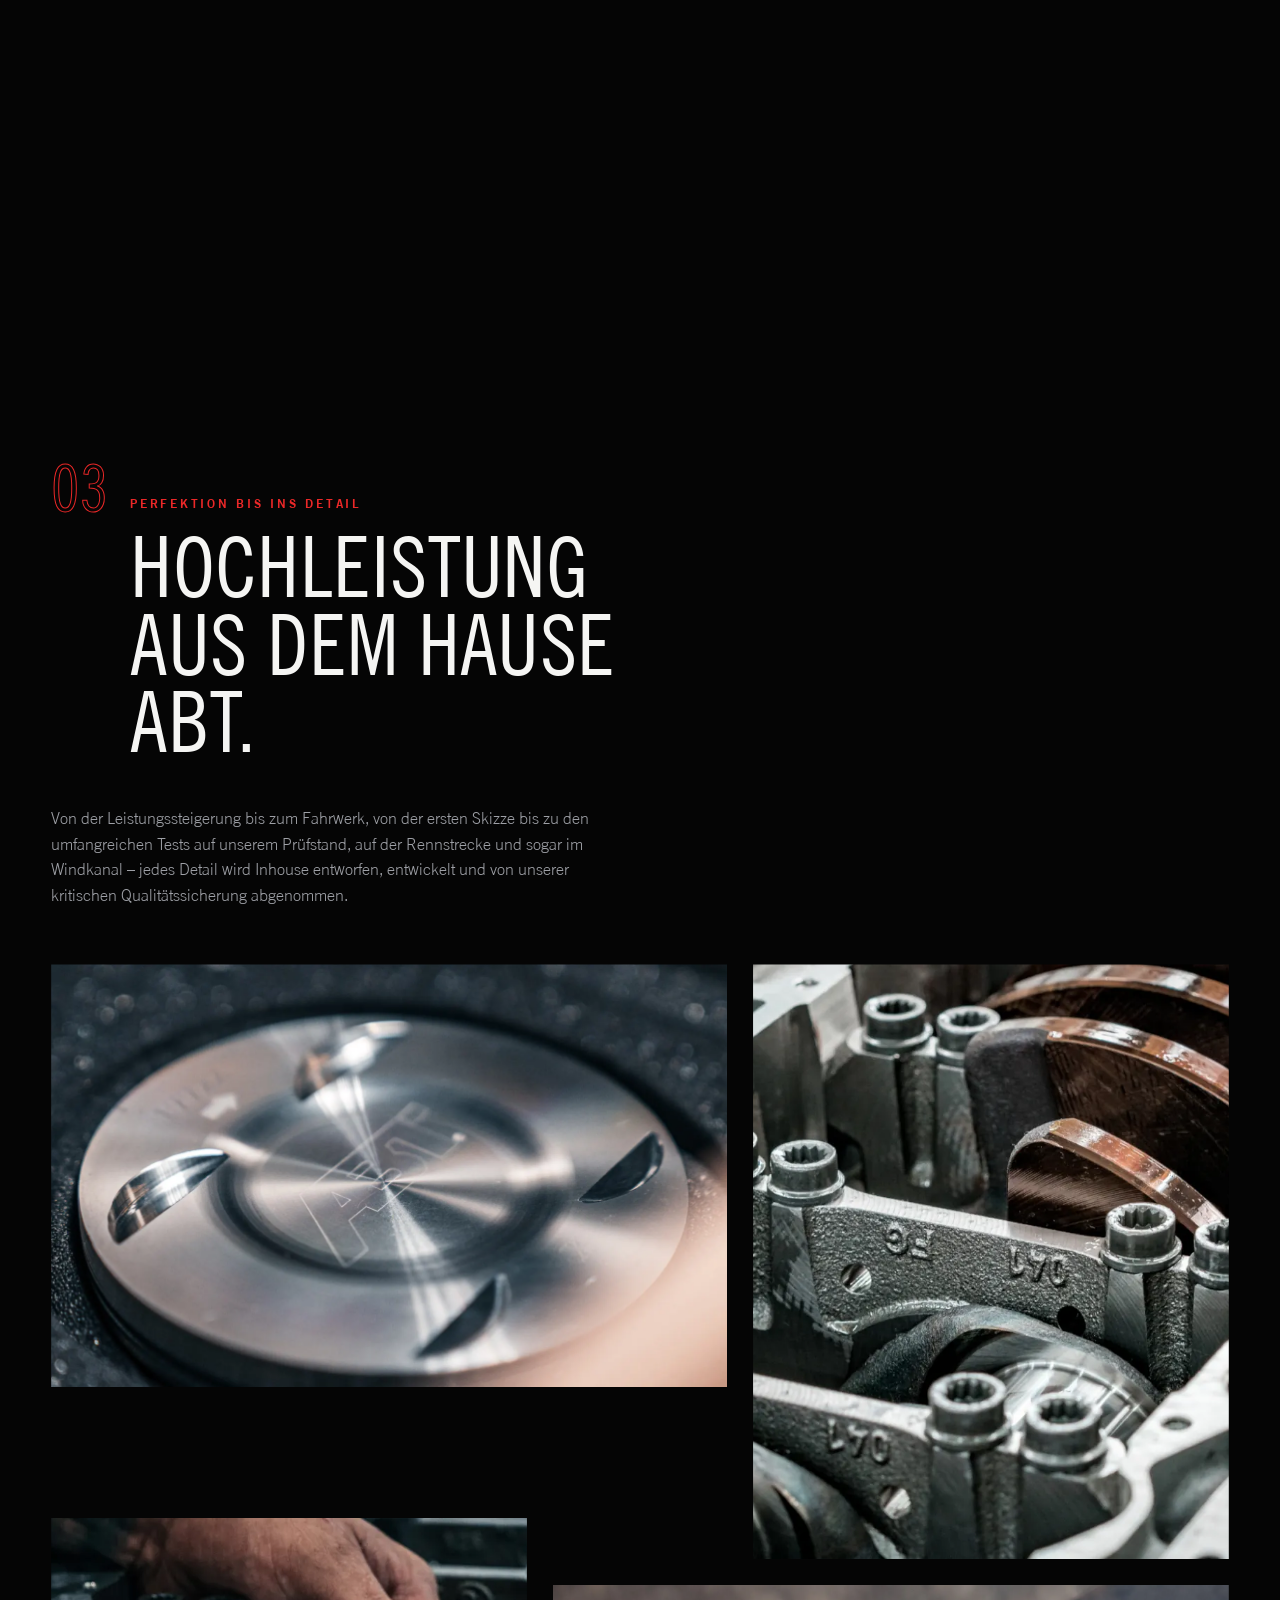
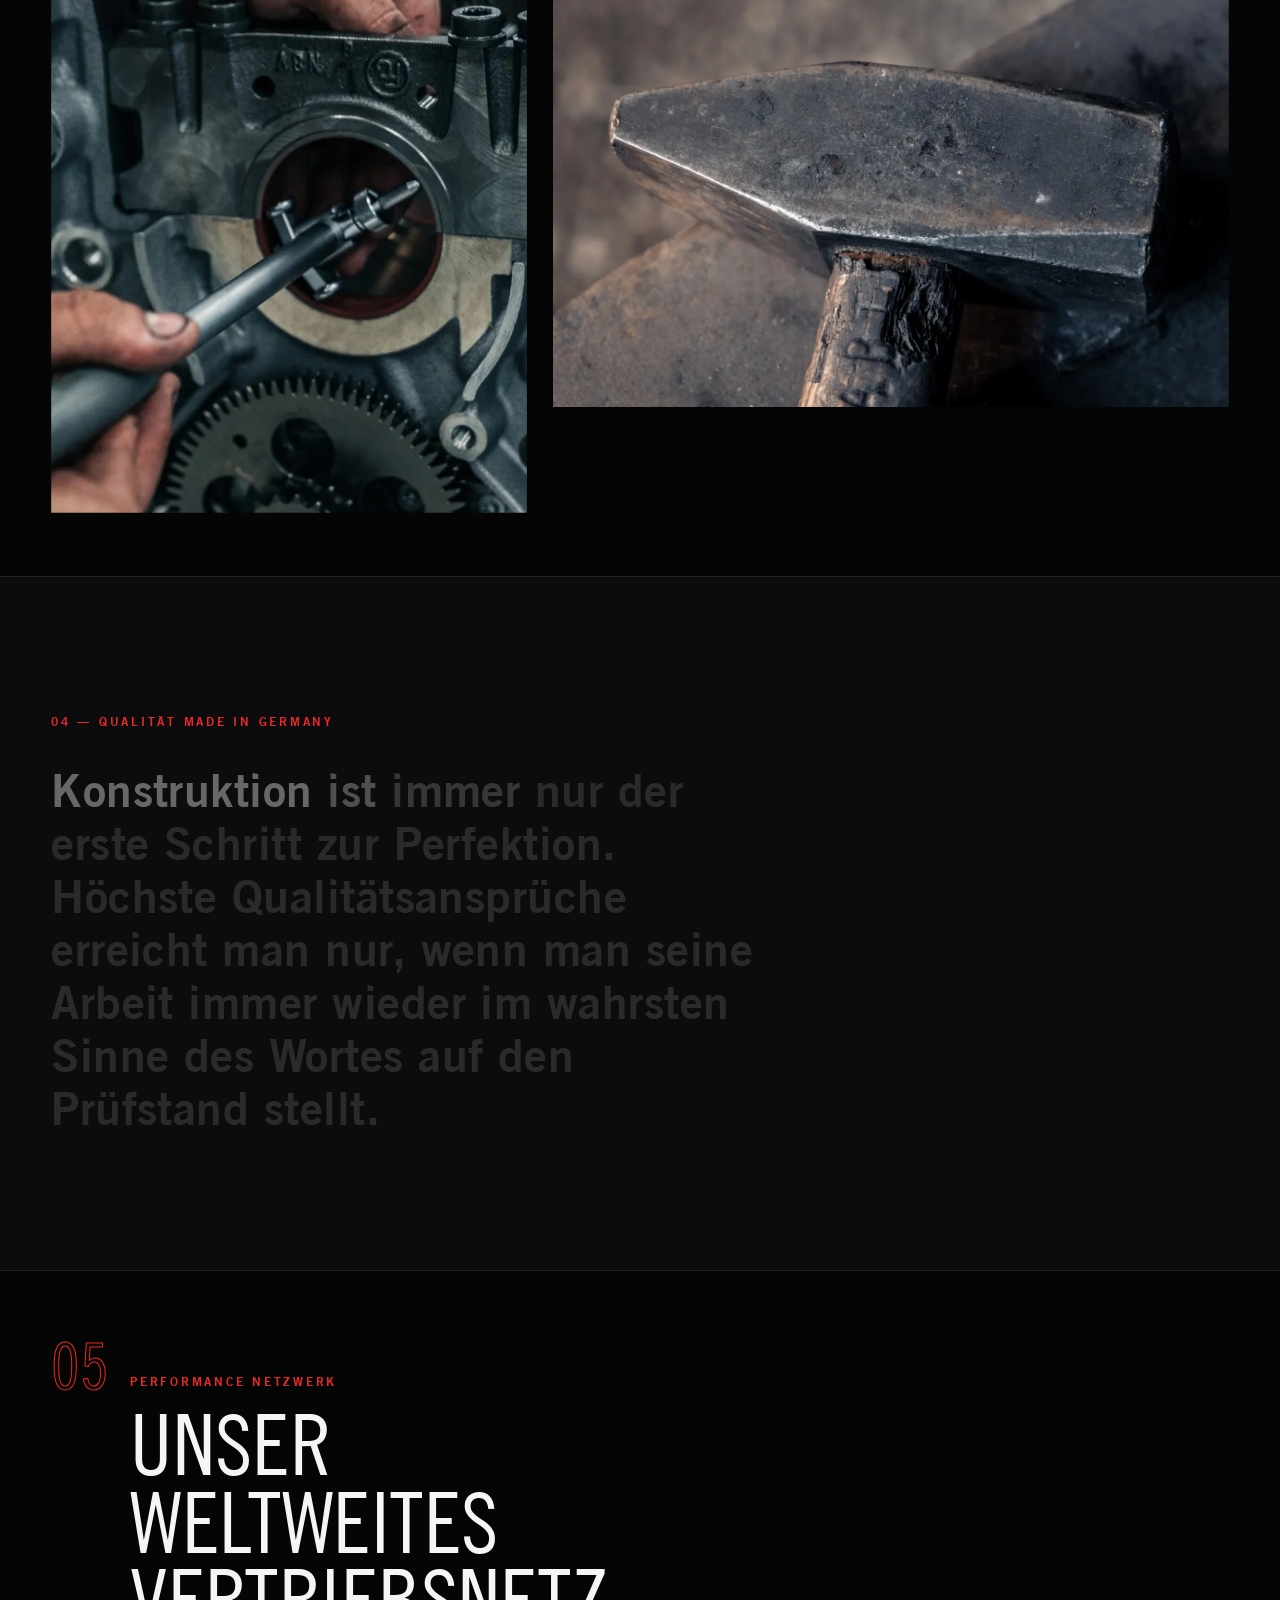
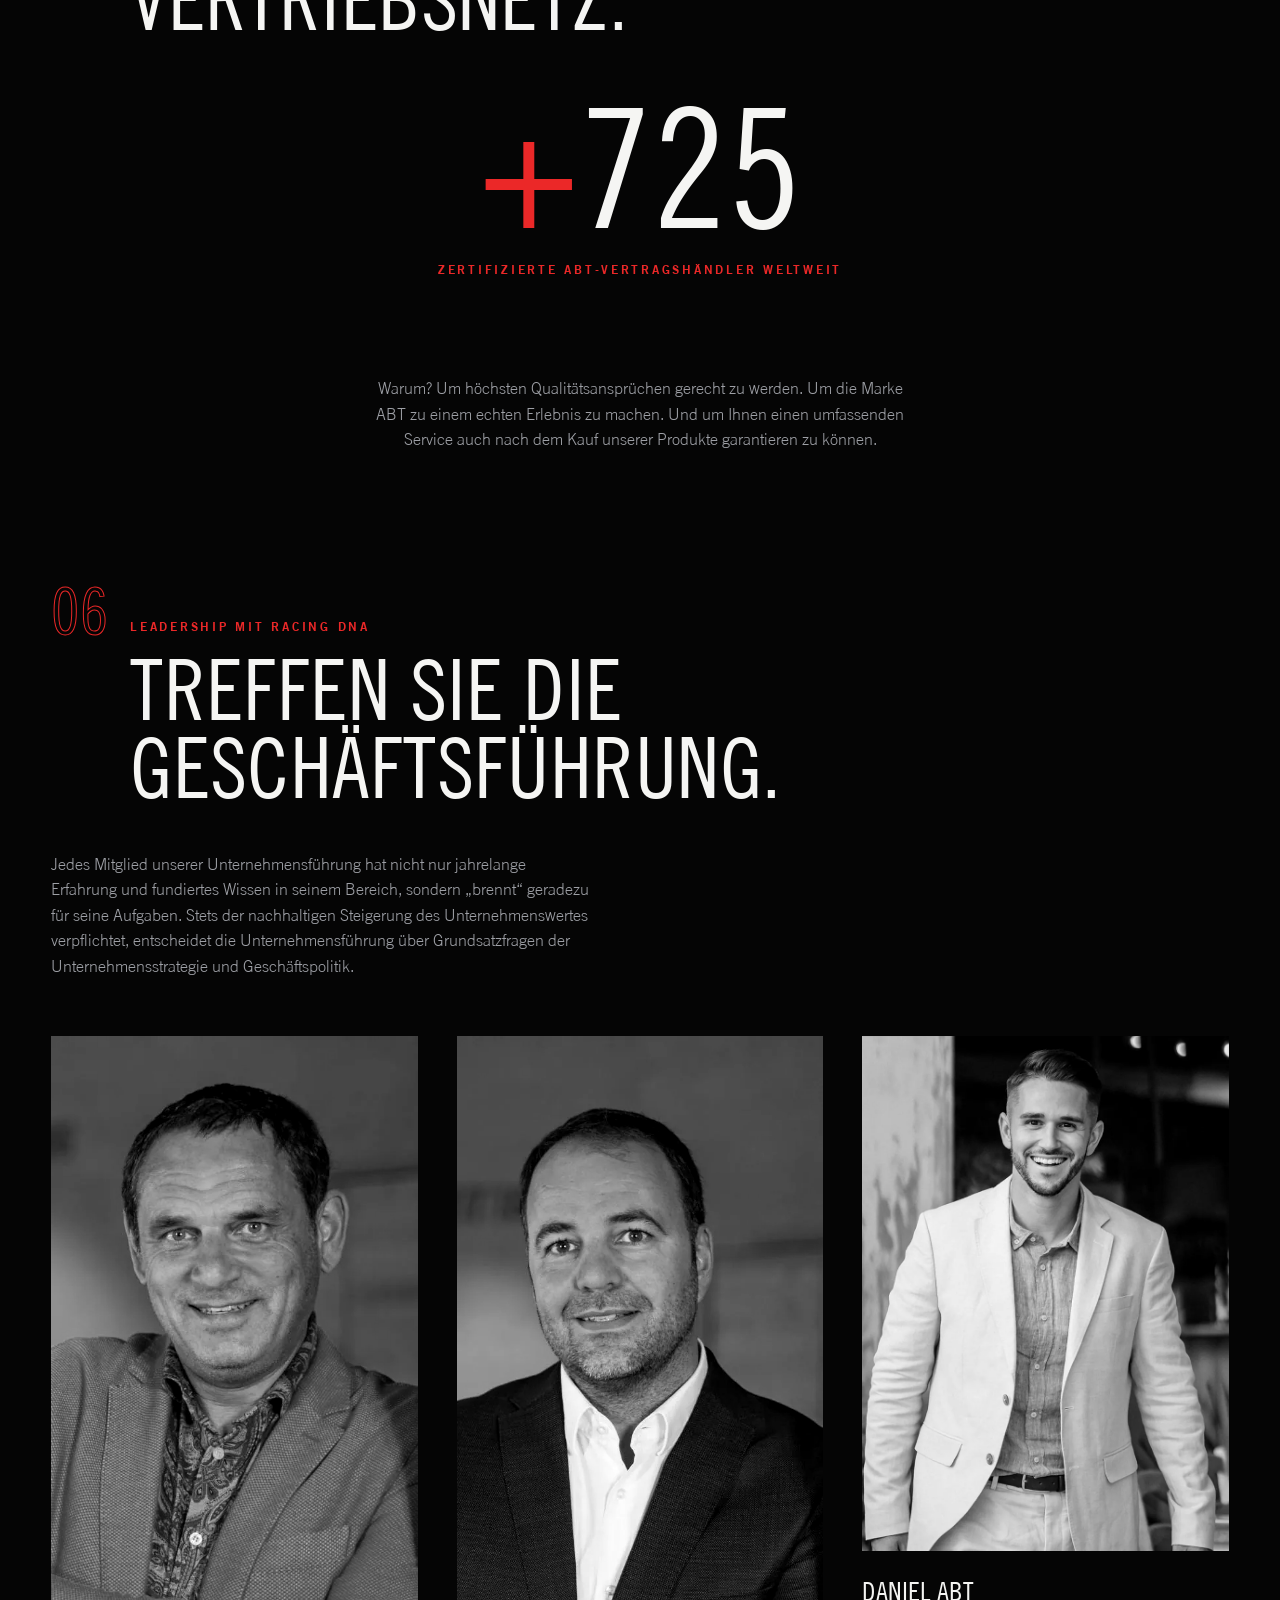
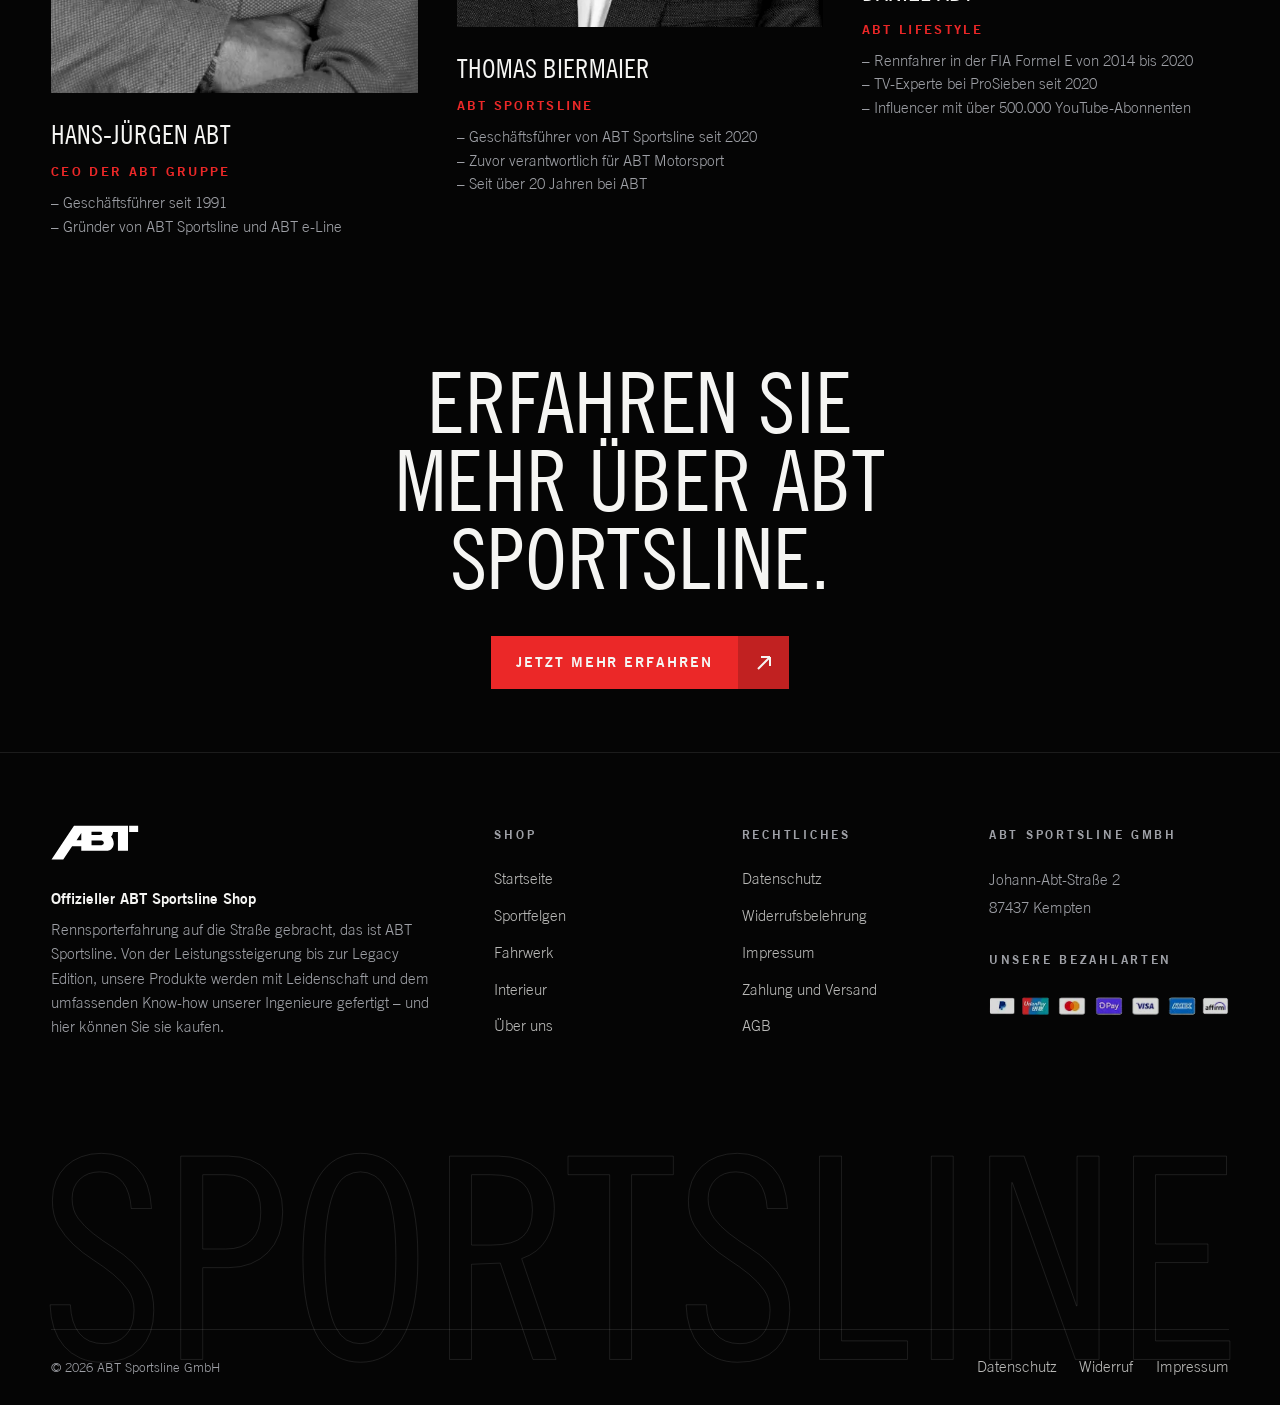
<file: abt-demo/ueber-uns.html>
<!DOCTYPE html>
<html lang="de">
<head>
<meta charset="UTF-8">
<meta name="viewport" content="width=device-width, initial-scale=1">
<title>Über uns | ABT Shop</title>
<meta name="description" content="Über uns und alles, wofür ABT steht. Innovation aus Tradition — ABT Sportsline, Kempten.">
<link rel="stylesheet" href="css/style.css">
</head>
<body>

<!-- Navigation -->
<header class="nav">
  <a class="nav-logo" href="index.html" aria-label="ABT Startseite">
    <svg viewBox="0 0 102 41" fill="none" xmlns="http://www.w3.org/2000/svg"><path d="M0.611328 40.292L26.7865 0.860352H89.7556V29.9648H77.9998V8.1814H72.2594C72.067 9.35733 71.977 9.77439 71.6715 10.6587C71.229 11.8921 70.9277 12.3311 69.9349 13.5227C71.117 14.822 71.5805 15.5526 72.1642 17.0359C72.7449 18.4302 73.0911 20.1131 73.0911 21.5378C73.0911 23.6095 72.4624 25.375 71.1128 27.0903C70.4956 27.9087 69.7465 28.5913 68.8876 29.1192C67.8174 29.7536 66.8089 29.9648 64.8745 29.9648H35.2836V24.8304H24.5896L14.2869 40.292H0.611328ZM47.2319 23.4778H58.8057C60.4534 23.4778 61.5174 22.4357 61.5174 20.8218C61.5174 19.2079 60.4231 18.1125 58.9145 18.1125H47.2319V23.4778ZM29.7932 17.7864H35.2846V9.29461L29.7932 17.7864ZM47.212 11.6715H57.182C58.8182 11.6715 59.6489 11.0068 59.6489 9.69495C59.6489 8.00057 58.0692 7.74657 57.1276 7.74657H47.2109V11.6715H47.212Z" fill="white"/><path d="M101.55 0.860352H91.0645V8.1814H101.55V0.860352Z" fill="white"/></svg>
  </a>
  <nav aria-label="Hauptnavigation">
    <ul class="nav-links">
      <li><a href="index.html">Startseite</a></li>
      <li><a href="produkt-evo.html">Sportfelgen</a></li>
      <li><a href="produkt-federn.html">Fahrwerk</a></li>
      <li><a href="index.html#produkte">Interieur</a></li>
      <li><a href="ueber-uns.html" class="is-active">Über uns</a></li>
    </ul>
  </nav>
  <div class="nav-cta">
    <a class="btn" href="index.html#fokus">
      <span class="btn-label">Fahrzeug prüfen</span>
      <span class="btn-arrow"><svg viewBox="0 0 16 16" fill="none"><path d="M2 14L14 2M14 2H5M14 2V11" stroke="currentColor" stroke-width="2"/></svg></span>
    </a>
    <button class="nav-burger" aria-label="Menü öffnen"><span></span><span></span></button>
  </div>
</header>

<div class="mobile-menu">
  <a href="index.html">Startseite</a>
  <a href="produkt-evo.html">Sportfelgen</a>
  <a href="produkt-federn.html">Fahrwerk</a>
  <a href="index.html#produkte">Interieur</a>
  <a href="ueber-uns.html" class="is-active">Über uns</a>
</div>

<!-- Redline Scroll-Indikator -->
<div class="redline" aria-hidden="true">
  <span class="redline-value">0.0</span>
  <div class="redline-track"><i class="redline-fill"></i></div>
  <span class="redline-label">RPM ×1000</span>
</div>

<main>

  <!-- Hero -->
  <section class="hero">
    <div class="hero-media">
      <video src="https://pub-4e8524ea958144bf9110f9c76f5e0d6c.r2.dev/abt-demo/video/about-header-v2.mp4" poster="assets/img/about-header-poster.webp" preload="auto" autoplay muted loop playsinline></video>
    </div>
    <div class="hero-content">
      <p class="t-label" data-hero-fade>Innovation aus Tradition</p>
      <h1 class="t-hero hero-title" data-hero-title style="margin-top: 1rem; max-width: 16ch;">
        <span class="line"><span>Über uns und alles,</span></span>
        <span class="line"><span>wofür ABT steht.</span></span>
      </h1>
    </div>
    <div class="hero-scrollhint" aria-hidden="true"><span>Scroll</span><i></i></div>
  </section>

  <!-- 01 — Das Versprechen -->
  <section class="section">
    <div class="container">
      <div class="grid-2" style="align-items: start;">
        <div>
          <div class="sec-head" data-reveal>
            <span class="t-num">01</span>
            <div class="sec-head-stack">
              <p class="t-label">Über ABT Sportsline</p>
              <h2 class="t-h2" style="max-width: 12ch;">Das ABT Sportsline Versprechen.</h2>
            </div>
          </div>
          <p class="t-body" data-reveal>ABT ist vielen ein Name. Dabei ist es viel mehr als ein Name. ABT Sportsline ist ein Versprechen für erstklassige Ingenieurskunst, für langjährige Rennsporterfahrung, für echte Leidenschaft und für einzigartige Individualität, die man mit allen Sinnen erfassen kann. Genau passend für Ihr Fahrzeug.</p>
          <p class="t-body" data-reveal style="margin-top: 1.2rem;">Denn Ihr Auto ist für Sie auch viel mehr als nur ein Fortbewegungsmittel – es ist Teil Ihres Lebensgefühls und Ausdruck Ihrer Persönlichkeit.</p>
        </div>
        <figure data-reveal-img style="overflow: clip;">
          <img src="assets/img/about_us_00.webp" alt="ABT Sportsline" data-parallax="8">
        </figure>
      </div>
    </div>
  </section>

  <!-- 02 — Einfach das Beste (horizontaler Marken-Scroll) -->
  <section class="section">
    <div class="container">
      <div class="sec-head" data-reveal>
        <span class="t-num">02</span>
        <div class="sec-head-stack">
          <p class="t-label">Einfach das Beste</p>
          <h2 class="t-h2" style="max-width: 16ch;">Erstklassige Marken verdienen das Beste von uns.</h2>
        </div>
      </div>
    </div>
  </section>
  <section data-hscroll data-lenis-prevent>
    <div class="brands-track">
      <div class="brands-panel"><span class="t-label">01</span><img src="assets/img/exclusiveRB_image_audi.webp" alt="Audi mit ABT Veredelung"><h3>Audi</h3></div>
      <div class="brands-panel"><span class="t-label">02</span><img src="assets/img/exclusiveRB_image_cupra.webp" alt="Cupra mit ABT Veredelung"><h3>Cupra</h3></div>
      <div class="brands-panel"><span class="t-label">03</span><img src="assets/img/exclusiveRB_image_lamborghini.webp" alt="Lamborghini mit ABT Veredelung"><h3>Lamborghini</h3></div>
      <div class="brands-panel"><span class="t-label">04</span><img src="assets/img/exclusiveRB_image_vw.webp" alt="VW mit ABT Veredelung"><h3>VW</h3></div>
      <div class="brands-panel"><span class="t-label">05</span><img src="assets/img/exclusiveRB_image_seat.webp" alt="Seat mit ABT Veredelung"><h3>Seat</h3></div>
      <div class="brands-panel"><span class="t-label">06</span><img src="assets/img/exclusiveRB_image_skoda.webp" alt="Skoda mit ABT Veredelung"><h3>Skoda</h3></div>
    </div>
  </section>

  <!-- 03 — Perfektion bis ins Detail -->
  <section class="section">
    <div class="container">
      <div class="sec-head" data-reveal>
        <span class="t-num">03</span>
        <div class="sec-head-stack">
          <p class="t-label">Perfektion bis ins Detail</p>
          <h2 class="t-h2" style="max-width: 14ch;">Hochleistung aus dem Hause ABT.</h2>
        </div>
      </div>
      <p class="t-body" data-reveal style="margin-bottom: 3.5rem;">Von der Leistungssteigerung bis zum Fahrwerk, von der ersten Skizze bis zu den umfangreichen Tests auf unserem Prüfstand, auf der Rennstrecke und sogar im Windkanal – jedes Detail wird Inhouse entworfen, entwickelt und von unserer kritischen Qualitätssicherung abgenommen.</p>
      <div class="detail-grid">
        <figure class="dg-a" data-reveal-img><img src="assets/img/about_us_01.webp" alt="ABT Entwicklung" loading="lazy"></figure>
        <figure class="dg-b" data-reveal-img><img src="assets/img/about_us_02.webp" alt="ABT Fertigung" loading="lazy"></figure>
        <figure class="dg-c" data-reveal-img><img src="assets/img/about_us_03.webp" alt="ABT Qualitätssicherung" loading="lazy"></figure>
        <figure class="dg-d" data-reveal-img><img src="assets/img/about_us_more_info_hammer.webp" alt="ABT Handwerk seit Generationen" loading="lazy"></figure>
      </div>
    </div>
  </section>

  <!-- 04 — Made in Germany (Wort-Reveal) -->
  <section class="section" style="background: var(--carbon); border-block: 1px solid var(--line);">
    <div class="container" style="padding-block: clamp(3rem, 8vh, 6rem);">
      <p class="t-label" data-reveal style="margin-bottom: 2rem;">04 — Qualität Made in Germany</p>
      <p class="t-h3 words-reveal" data-words style="max-width: 26ch; font-size: clamp(1.7rem, 3.6vw, 3.2rem);">Konstruktion ist immer nur der erste Schritt zur Perfektion. Höchste Qualitätsansprüche erreicht man nur, wenn man seine Arbeit immer wieder im wahrsten Sinne des Wortes auf den Prüfstand stellt.</p>
    </div>
  </section>

  <!-- 05 — Performance Netzwerk -->
  <section class="section network">
    <div class="container">
      <div class="sec-head" data-reveal>
        <span class="t-num">05</span>
        <div class="sec-head-stack">
          <p class="t-label">Performance Netzwerk</p>
          <h2 class="t-h2" style="max-width: 14ch;">Unser weltweites Vertriebsnetz.</h2>
        </div>
      </div>
      <div class="network-stat" data-reveal>
        <p class="big"><em>+</em><span data-count="900">0</span></p>
        <p class="t-label" style="margin-top: 0.6rem;">zertifizierte ABT-Vertragshändler weltweit</p>
      </div>
      <figure class="network-map" data-reveal-img>
        <img src="assets/img/network_map.webp" alt="Weltkarte des ABT Vertriebsnetzes" loading="lazy">
      </figure>
      <p class="t-body" data-reveal style="margin: 3rem auto 0; text-align: center;">Warum? Um höchsten Qualitätsansprüchen gerecht zu werden. Um die Marke ABT zu einem echten Erlebnis zu machen. Und um Ihnen einen umfassenden Service auch nach dem Kauf unserer Produkte garantieren zu können.</p>
    </div>
  </section>

  <!-- 06 — Geschäftsführung -->
  <section class="section">
    <div class="container">
      <div class="sec-head" data-reveal>
        <span class="t-num">06</span>
        <div class="sec-head-stack">
          <p class="t-label">Leadership mit Racing DNA</p>
          <h2 class="t-h2" style="max-width: 14ch;">Treffen Sie die Geschäftsführung.</h2>
        </div>
      </div>
      <p class="t-body" data-reveal style="margin-bottom: 3.5rem;">Jedes Mitglied unserer Unternehmensführung hat nicht nur jahrelange Erfahrung und fundiertes Wissen in seinem Bereich, sondern „brennt“ geradezu für seine Aufgaben. Stets der nachhaltigen Steigerung des Unternehmenswertes verpflichtet, entscheidet die Unternehmensführung über Grundsatzfragen der Unternehmensstrategie und Geschäftspolitik.</p>
      <div class="owners-grid">
        <div class="owner-card" data-reveal>
          <div class="owner-card-img"><img src="assets/img/owners_1.webp" alt="Hans-Jürgen Abt" loading="lazy"></div>
          <div>
            <h3>Hans-Jürgen Abt</h3>
            <p class="pos">CEO der ABT Gruppe</p>
            <p>– Geschäftsführer seit 1991
– Gründer von ABT Sportsline und ABT e-Line</p>
          </div>
        </div>
        <div class="owner-card" data-reveal="0.12">
          <div class="owner-card-img"><img src="assets/img/owners_2.webp" alt="Thomas Biermaier" loading="lazy"></div>
          <div>
            <h3>Thomas Biermaier</h3>
            <p class="pos">ABT Sportsline</p>
            <p>– Geschäftsführer von ABT Sportsline seit 2020
– Zuvor verantwortlich für ABT Motorsport
– Seit über 20 Jahren bei ABT</p>
          </div>
        </div>
        <div class="owner-card" data-reveal="0.24">
          <div class="owner-card-img"><img src="assets/img/owners_3.webp" alt="Daniel Abt" loading="lazy"></div>
          <div>
            <h3>Daniel Abt</h3>
            <p class="pos">ABT Lifestyle</p>
            <p>– Rennfahrer in der FIA Formel E von 2014 bis 2020
– TV-Experte bei ProSieben seit 2020
– Influencer mit über 500.000 YouTube-Abonnenten</p>
          </div>
        </div>
      </div>
    </div>
  </section>

  <!-- CTA -->
  <section class="section">
    <div class="container" style="text-align: center;">
      <h2 class="t-h2" data-reveal style="max-width: 16ch; margin-inline: auto;">Erfahren Sie mehr über ABT Sportsline.</h2>
      <div data-reveal style="margin-top: 2.4rem; display: flex; justify-content: center;">
        <a class="btn" href="index.html#produkte">
          <span class="btn-label">Jetzt mehr erfahren</span>
          <span class="btn-arrow"><svg viewBox="0 0 16 16" fill="none"><path d="M2 14L14 2M14 2H5M14 2V11" stroke="currentColor" stroke-width="2"/></svg></span>
        </a>
      </div>
    </div>
  </section>

</main>

<!-- Footer -->
<footer class="footer">
  <div class="container">
    <div class="footer-grid">
      <div class="footer-brand">
        <svg viewBox="0 0 102 41" fill="none" xmlns="http://www.w3.org/2000/svg" aria-label="ABT"><path d="M0.611328 40.292L26.7865 0.860352H89.7556V29.9648H77.9998V8.1814H72.2594C72.067 9.35733 71.977 9.77439 71.6715 10.6587C71.229 11.8921 70.9277 12.3311 69.9349 13.5227C71.117 14.822 71.5805 15.5526 72.1642 17.0359C72.7449 18.4302 73.0911 20.1131 73.0911 21.5378C73.0911 23.6095 72.4624 25.375 71.1128 27.0903C70.4956 27.9087 69.7465 28.5913 68.8876 29.1192C67.8174 29.7536 66.8089 29.9648 64.8745 29.9648H35.2836V24.8304H24.5896L14.2869 40.292H0.611328ZM47.2319 23.4778H58.8057C60.4534 23.4778 61.5174 22.4357 61.5174 20.8218C61.5174 19.2079 60.4231 18.1125 58.9145 18.1125H47.2319V23.4778ZM29.7932 17.7864H35.2846V9.29461L29.7932 17.7864ZM47.212 11.6715H57.182C58.8182 11.6715 59.6489 11.0068 59.6489 9.69495C59.6489 8.00057 58.0692 7.74657 57.1276 7.74657H47.2109V11.6715H47.212Z" fill="white"/><path d="M101.55 0.860352H91.0645V8.1814H101.55V0.860352Z" fill="white"/></svg>
        <p><strong style="color: var(--white); display:block; margin-bottom:0.4rem;">Offizieller ABT Sportsline Shop</strong> Rennsporterfahrung auf die Straße gebracht, das ist ABT Sportsline. Von der Leistungssteigerung bis zur Legacy Edition, unsere Produkte werden mit Leidenschaft und dem umfassenden Know-how unserer Ingenieure gefertigt – und hier können Sie sie kaufen.</p>
      </div>
      <div>
        <h4>Shop</h4>
        <ul>
          <li><a href="index.html">Startseite</a></li>
          <li><a href="produkt-evo.html">Sportfelgen</a></li>
          <li><a href="produkt-federn.html">Fahrwerk</a></li>
          <li><a href="index.html#produkte">Interieur</a></li>
          <li><a href="ueber-uns.html">Über uns</a></li>
        </ul>
      </div>
      <div>
        <h4>Rechtliches</h4>
        <ul>
          <li><a href="#">Datenschutz</a></li>
          <li><a href="#">Widerrufsbelehrung</a></li>
          <li><a href="#">Impressum</a></li>
          <li><a href="#">Zahlung und Versand</a></li>
          <li><a href="#">AGB</a></li>
        </ul>
      </div>
      <div>
        <h4>ABT Sportsline GmbH</h4>
        <address class="footer-address">Johann-Abt-Straße 2<br>87437 Kempten</address>
        <div class="footer-payments">
          <h4 style="margin-top: 1.8rem;">Unsere Bezahlarten</h4>
          <img src="assets/img/Payment_Methods.webp" alt="Bezahlarten" loading="lazy">
        </div>
      </div>
    </div>
  </div>
  <span class="footer-wordmark" aria-hidden="true">Sportsline</span>
  <div class="container">
    <div class="footer-legal">
      <span>© 2026 ABT Sportsline GmbH</span>
      <ul>
        <li><a href="#">Datenschutz</a></li>
        <li><a href="#">Widerruf</a></li>
        <li><a href="#">Impressum</a></li>
      </ul>
    </div>
  </div>
</footer>

<script src="js/vendor/gsap.min.js"></script>
<script src="js/vendor/ScrollTrigger.min.js"></script>
<script src="js/vendor/lenis.min.js"></script>
<script src="js/app.js"></script>
</body>
</html>
</file>
<file: abt-demo/css/style.css>
/* ============================================================
   ABT SPORTSLINE SHOP — Pitch-Rebuild
   Design-Direction "Redline" · Dark · TradeGothicLT · ABT Rot
   ============================================================ */

/* ---------- Fonts (Original-Assets von abt.shop) ---------- */
@font-face {
  font-family: "TradeGothicLT";
  src: url("../assets/fonts/TradeGothicLT-Light.ttf") format("truetype");
  font-weight: 300; font-style: normal; font-display: swap;
}
@font-face {
  font-family: "TradeGothicLT";
  src: url("../assets/fonts/TradeGothicLT.ttf") format("truetype");
  font-weight: 400; font-style: normal; font-display: swap;
}
@font-face {
  font-family: "TradeGothicLT";
  src: url("../assets/fonts/TradeGothicLT-Bold.ttf") format("truetype");
  font-weight: 700; font-style: normal; font-display: swap;
}
@font-face {
  font-family: "TradeGothicCond";
  src: url("../assets/fonts/TradeGothicLT-CondEighteen.ttf") format("truetype");
  font-weight: 700; font-style: normal; font-display: swap;
}

/* ---------- Tokens ---------- */
:root {
  --ink: #050505;
  --carbon: #0c0c0e;
  --smoke: #141417;
  --line: rgba(255, 255, 255, 0.09);
  --white: #f5f5f3;
  --silver: #9ea0a6;
  --red: #eb2828;
  --red-deep: #b31313;
  --red-glow: rgba(235, 40, 40, 0.45);

  --font-body: "TradeGothicLT", "Helvetica Neue", Arial, sans-serif;
  --font-cond: "TradeGothicCond", "Arial Narrow", sans-serif;

  --size-hero: clamp(3.4rem, min(11.5vw, 14svh), 10.5rem);
  --size-h2: clamp(2.6rem, 6.6vw, 6rem);
  --size-h3: clamp(1.5rem, 2.8vw, 2.4rem);
  --size-body: clamp(1rem, 1.1vw, 1.125rem);
  --size-label: 0.78rem;

  --gutter: clamp(1.25rem, 4vw, 4.5rem);
  --section-gap: clamp(6rem, 14vh, 11rem);

  --ease-out: cubic-bezier(0.22, 1, 0.36, 1);
}

/* ---------- Reset / Basis ---------- */
*, *::before, *::after { box-sizing: border-box; margin: 0; padding: 0; }
html { scroll-behavior: initial; overflow-x: hidden; overflow-x: clip; }
html.lenis, html.lenis body { height: auto; }
.lenis.lenis-smooth { scroll-behavior: auto !important; }

body {
  background: var(--ink);
  color: var(--white);
  font-family: var(--font-body);
  font-weight: 300;
  font-size: var(--size-body);
  line-height: 1.6;
  -webkit-font-smoothing: antialiased;
  overflow-x: clip;
}
img, video { display: block; max-width: 100%; }
a { color: inherit; text-decoration: none; }
button { font: inherit; color: inherit; background: none; border: 0; cursor: pointer; }
::selection { background: var(--red); color: var(--white); }

:focus-visible { outline: 2px solid var(--red); outline-offset: 3px; }

/* ---------- Typo-Rollen ---------- */
.t-hero, .t-h2, .t-num {
  font-family: var(--font-cond);
  font-weight: 700;
  text-transform: uppercase;
  line-height: 0.92;
  letter-spacing: 0.005em;
}
.t-hero { font-size: var(--size-hero); }
.t-h2 { font-size: var(--size-h2); }
.t-h3 {
  font-family: var(--font-body); font-weight: 700;
  font-size: var(--size-h3); line-height: 1.15; letter-spacing: 0.01em;
}
.t-label {
  font-family: var(--font-body); font-weight: 700;
  font-size: var(--size-label); letter-spacing: 0.22em;
  text-transform: uppercase; color: var(--red);
}
.t-body { color: var(--silver); max-width: 34em; }
.t-outline {
  color: transparent;
  -webkit-text-stroke: 1px rgba(245, 245, 243, 0.22);
}

/* Section-Nummern — Original-Strukturmittel (01/02/…) */
.sec-head { display: flex; align-items: baseline; gap: 1.4rem; margin-bottom: clamp(2rem, 5vh, 3.5rem); }
.sec-head .t-num {
  font-size: clamp(2.4rem, 5vw, 4.4rem);
  color: transparent; -webkit-text-stroke: 1px var(--red);
  flex-shrink: 0; transform: translateY(0.04em);
}
.sec-head-stack { display: flex; flex-direction: column; gap: 0.9rem; }

/* ---------- Layout ---------- */
.container { padding-inline: var(--gutter); max-width: 110rem; margin-inline: auto; }
.section { padding-block: calc(var(--section-gap) / 2); position: relative; }
.grid-2 { display: grid; grid-template-columns: 1fr 1fr; gap: clamp(2rem, 5vw, 6rem); align-items: center; }
@media (max-width: 860px) { .grid-2 { grid-template-columns: 1fr; } }

/* ---------- Preloader ---------- */
.preloader {
  position: fixed; inset: 0; z-index: 200;
  background: var(--ink);
  display: flex; align-items: center; justify-content: center; flex-direction: column; gap: 2.2rem;
}
.preloader svg { width: clamp(90px, 12vw, 150px); height: auto; }
.preloader-bar { width: clamp(160px, 22vw, 280px); height: 2px; background: var(--line); overflow: hidden; }
.preloader-bar i { display: block; height: 100%; width: 100%; background: var(--red); transform: scaleX(0); transform-origin: left; }

/* ---------- Navigation ---------- */
.nav {
  position: fixed; top: 0; left: 0; right: 0; z-index: 100;
  display: flex; align-items: center; justify-content: space-between;
  padding: 1.1rem var(--gutter);
  transition: background 0.45s, backdrop-filter 0.45s, padding 0.45s;
}
.nav.is-solid {
  background: rgba(5, 5, 5, 0.72);
  -webkit-backdrop-filter: blur(14px); backdrop-filter: blur(14px);
  padding-block: 0.75rem;
  border-bottom: 1px solid var(--line);
}
.nav-logo svg { height: 1.9rem; width: auto; }
.nav-links { display: flex; gap: clamp(1.2rem, 2.6vw, 2.6rem); list-style: none; }
.nav-links a {
  font-weight: 700; font-size: 0.82rem; letter-spacing: 0.18em; text-transform: uppercase;
  color: rgba(245, 245, 243, 0.62);
  padding-block: 0.4rem; position: relative;
  transition: color 0.3s;
}
.nav-links a:hover { color: var(--white); }
.nav-links a.is-active { color: var(--white); }
.nav-links a::after {
  content: ""; position: absolute; left: 0; bottom: 0; height: 2px; width: 100%;
  background: var(--red); transform: scaleX(0); transform-origin: left;
  transition: transform 0.35s var(--ease-out);
}
.nav-links a:hover::after, .nav-links a.is-active::after { transform: scaleX(1); }
.nav-cta { display: flex; align-items: center; gap: 1rem; }

.nav-burger { display: none; width: 2.4rem; height: 2.4rem; position: relative; z-index: 120; }
.nav-burger span {
  position: absolute; left: 0.35rem; right: 0.35rem; height: 2px; background: var(--white);
  transition: transform 0.35s var(--ease-out), opacity 0.25s;
}
.nav-burger span:nth-child(1) { top: 0.85rem; }
.nav-burger span:nth-child(2) { top: 1.45rem; }
.nav-burger.is-open span:nth-child(1) { transform: translateY(0.3rem) rotate(45deg); }
.nav-burger.is-open span:nth-child(2) { transform: translateY(-0.3rem) rotate(-45deg); }

.mobile-menu {
  /* unter der Nav (100), damit Logo + Burger-X darüber bedienbar bleiben */
  position: fixed; inset: 0; z-index: 95; background: var(--ink);
  display: flex; flex-direction: column; justify-content: center; padding: var(--gutter);
  visibility: hidden;
}
.mobile-menu a {
  font-family: var(--font-cond); font-weight: 700; text-transform: uppercase;
  font-size: clamp(2.6rem, 11vw, 4.4rem); line-height: 1.08;
  color: var(--white); display: block;
}
.mobile-menu a.is-active { color: var(--red); }

@media (max-width: 860px) {
  .nav-links, .nav-cta .btn { display: none; }
  .nav-burger { display: block; }
}

/* ---------- Buttons (Original: roter Block + Pfeil-Box) ---------- */
.btn {
  display: inline-flex; align-items: stretch;
  font-weight: 700; font-size: 0.85rem; letter-spacing: 0.14em; text-transform: uppercase;
  background: var(--red); color: var(--white);
  overflow: hidden; position: relative; isolation: isolate;
}
.btn-label { padding: 1rem 1.6rem; position: relative; z-index: 2; display: flex; align-items: center; }
.btn-arrow {
  display: flex; align-items: center; justify-content: center;
  width: 3.2rem; background: rgba(0, 0, 0, 0.18); position: relative; z-index: 2;
}
.btn-arrow svg { width: 1rem; height: 1rem; transition: transform 0.35s var(--ease-out); }
.btn::before {
  content: ""; position: absolute; inset: 0; z-index: 1;
  background: var(--red-deep); transform: scaleX(0); transform-origin: left;
  transition: transform 0.45s var(--ease-out);
}
.btn:hover::before { transform: scaleX(1); }
.btn:hover .btn-arrow svg { transform: translate(3px, -3px); }

.btn--ghost { background: transparent; border: 1px solid rgba(245, 245, 243, 0.3); }
.btn--ghost .btn-arrow { background: transparent; border-left: 1px solid rgba(245, 245, 243, 0.3); }
.btn--ghost::before { background: var(--red); }
.btn--ghost:hover { border-color: var(--red); }
.btn--ghost:hover .btn-arrow { border-color: var(--red); }

/* ---------- Redline-Indikator (Signature) ---------- */
.redline {
  position: fixed; right: 1.1rem; top: 50%; transform: translateY(-50%);
  z-index: 90; display: flex; flex-direction: column; align-items: center; gap: 0.7rem;
  pointer-events: none;
}
.redline-track { width: 3px; height: 34vh; background: var(--line); position: relative; overflow: hidden; }
.redline-fill {
  position: absolute; inset: 0; background: linear-gradient(to bottom, #6a6a70, var(--red));
  transform: scaleY(0); transform-origin: top;
}
.redline-label {
  writing-mode: vertical-rl; font-size: 0.6rem; font-weight: 700;
  letter-spacing: 0.3em; text-transform: uppercase; color: var(--silver);
}
.redline-value { font-family: var(--font-cond); font-size: 0.85rem; color: var(--white); min-height: 1.2em; }
.redline.is-max .redline-value { color: var(--red); text-shadow: 0 0 12px var(--red-glow); }
@media (max-width: 860px) { .redline { display: none; } }

/* ---------- Hero ---------- */
.hero { position: relative; min-height: 100svh; display: flex; align-items: flex-end; overflow: clip; }
.hero-media { position: absolute; inset: 0; z-index: 1; }
.hero-media video, .hero-media img { width: 100%; height: 100%; object-fit: cover; }
.hero-media::after {
  content: ""; position: absolute; inset: 0;
  background: linear-gradient(to top, rgba(5,5,5,0.92) 0%, rgba(5,5,5,0.25) 45%, rgba(5,5,5,0.35) 100%);
}
.hero-webgl { position: absolute; inset: 0; z-index: 2; pointer-events: none; }
.hero-content { position: relative; z-index: 3; width: 100%; padding: 7.5rem var(--gutter) clamp(3rem, 9vh, 6rem); }
.hero-title { max-width: 12ch; }
.hero-line-sub {
  font-family: var(--font-body); font-weight: 300;
  font-size: 0.42em; letter-spacing: 0.01em; text-transform: none;
  line-height: 1.25; color: var(--white);
}
.hero-title .line { display: block; overflow: hidden; }
.hero-title .line > span { display: inline-block; }
.hero-sub { margin-top: 1.6rem; color: var(--silver); max-width: 34em; }
.hero-actions { margin-top: 2.4rem; display: flex; gap: 1rem; flex-wrap: wrap; }
.hero-scrollhint {
  position: absolute; right: var(--gutter); bottom: clamp(3rem, 9vh, 6rem); z-index: 3;
  display: flex; flex-direction: column; align-items: center; gap: 0.8rem;
}
.hero-scrollhint span {
  writing-mode: vertical-rl; font-size: 0.62rem; font-weight: 700;
  letter-spacing: 0.3em; text-transform: uppercase; color: var(--silver);
}
.hero-scrollhint i { width: 1px; height: 3.4rem; background: var(--red); display: block; animation: scrollpulse 2s var(--ease-out) infinite; transform-origin: top; }
@keyframes scrollpulse { 0% { transform: scaleY(0); } 45% { transform: scaleY(1); } 100% { transform: scaleY(1); opacity: 0; } }
@media (max-width: 860px) { .hero-scrollhint { display: none; } }

/* ---------- Marquee ---------- */
.marquee { overflow: clip; padding-block: clamp(1.6rem, 4vh, 3rem); border-block: 1px solid var(--line); }
.marquee-track { display: flex; gap: 3.5rem; width: max-content; will-change: transform; }
.marquee-track span {
  font-family: var(--font-cond); font-weight: 700; text-transform: uppercase;
  font-size: clamp(2rem, 5vw, 4rem); line-height: 1; white-space: nowrap;
  color: transparent; -webkit-text-stroke: 1px rgba(245,245,243,0.3);
  display: flex; align-items: center; gap: 3.5rem;
}
.marquee-track span::after { content: ""; width: 0.55em; height: 0.55em; background: var(--red); flex-shrink: 0; }

/* ---------- Produkt-Cards ---------- */
.product-grid { display: grid; grid-template-columns: repeat(4, 1fr); gap: 1px; background: var(--line); border: 1px solid var(--line); }
@media (max-width: 1100px) { .product-grid { grid-template-columns: repeat(2, 1fr); } }
@media (max-width: 560px) { .product-grid { grid-template-columns: 1fr; } }
.product-card { background: var(--carbon); padding: 1.4rem; display: flex; flex-direction: column; gap: 1.1rem; position: relative; overflow: clip; transition: background 0.4s; }
.product-card:hover { background: var(--smoke); }
.product-card-img { aspect-ratio: 1; overflow: clip; background: var(--smoke); }
.product-card-img img { width: 100%; height: 100%; object-fit: cover; transition: transform 0.7s var(--ease-out); }
.product-card:hover .product-card-img img { transform: scale(1.06); }
.product-card-name { font-weight: 700; font-size: 0.92rem; letter-spacing: 0.06em; text-transform: uppercase; line-height: 1.35; min-height: 2.6em; }
.product-card-meta { display: flex; align-items: center; justify-content: space-between; margin-top: auto; }
.product-card-price { font-family: var(--font-cond); font-size: 1.5rem; color: var(--white); }
.product-card-cat { font-size: 0.7rem; letter-spacing: 0.2em; text-transform: uppercase; color: var(--silver); }
.product-card-arrow {
  position: absolute; top: 1.4rem; right: 1.4rem; width: 2.2rem; height: 2.2rem;
  display: flex; align-items: center; justify-content: center;
  background: var(--red); opacity: 0; transform: translate(-6px, 6px);
  transition: opacity 0.35s, transform 0.35s var(--ease-out); z-index: 2;
}
.product-card-arrow svg { width: 0.9rem; height: 0.9rem; }
.product-card:hover .product-card-arrow { opacity: 1; transform: translate(0, 0); }

/* ---------- Showcase-Slider ---------- */
.showcase { position: relative; height: 100svh; min-height: 620px; overflow: clip; cursor: grab; }
.showcase.is-dragging { cursor: grabbing; }
.showcase-slide { position: absolute; inset: 0; visibility: hidden; }
.showcase-slide.is-active { visibility: visible; }
.showcase-slide-media { position: absolute; inset: 0; overflow: clip; }
.showcase-slide-media img { width: 100%; height: 100%; object-fit: cover; will-change: transform; }
.showcase-slide-media::after {
  content: ""; position: absolute; inset: 0;
  background: linear-gradient(to top, rgba(5,5,5,0.88) 0%, rgba(5,5,5,0.12) 55%);
}
.showcase-ui {
  position: absolute; inset: 0; z-index: 5; pointer-events: none;
  display: flex; flex-direction: column; justify-content: flex-end;
  padding: 0 var(--gutter) clamp(2.5rem, 7vh, 5rem);
}
.showcase-eyebrow { margin-bottom: 1rem; }
.showcase-title-wrap { position: relative; min-height: calc(var(--size-h2) * 0.98); }
.showcase-title { position: absolute; left: 0; bottom: 0; margin: 0; }
.showcase-title .word { display: inline-block; overflow: hidden; vertical-align: bottom; }
.showcase-title .word > span { display: inline-block; }
.showcase-foot { display: flex; align-items: center; gap: 2rem; margin-top: 2.2rem; pointer-events: auto; flex-wrap: wrap; }
.showcase-count { font-family: var(--font-cond); font-size: 1.1rem; letter-spacing: 0.08em; color: var(--silver); }
.showcase-count b { color: var(--white); font-size: 1.6rem; }
.showcase-progress { flex: 1 1 8rem; max-width: 18rem; height: 2px; background: var(--line); position: relative; }
.showcase-progress i { position: absolute; inset: 0; background: var(--red); transform: scaleX(0); transform-origin: left; }
.showcase-arrows { display: flex; gap: 1px; }
.showcase-arrows button {
  width: 3.2rem; height: 3.2rem; display: flex; align-items: center; justify-content: center;
  background: rgba(245,245,243,0.08); transition: background 0.3s;
}
.showcase-arrows button:hover { background: var(--red); }
.showcase-arrows svg { width: 1rem; height: 1rem; }

/* ---------- Cinema (Mission, pinned Video-Story) ---------- */
.cinema { position: relative; }
.cinema-stage { position: relative; height: 100svh; overflow: clip; display: flex; align-items: center; justify-content: center; }
.cinema-video {
  position: absolute; inset: 0;
}
.cinema-video video { width: 100%; height: 100%; object-fit: cover; }
.cinema-video::after { content: ""; position: absolute; inset: 0; background: rgba(5,5,5,0.42); }
.cinema-caption { position: relative; z-index: 3; text-align: center; padding-inline: var(--gutter); }
.cinema-caption .t-hero { max-width: 14ch; margin-inline: auto; text-wrap: balance; }

/* ---------- Video-Grid (Statement) ---------- */
.media-grid { display: grid; grid-template-columns: repeat(3, 1fr); gap: 1px; background: var(--line); }
@media (max-width: 860px) { .media-grid { grid-template-columns: 1fr; } }
.media-grid-item { position: relative; aspect-ratio: 3 / 4; overflow: clip; background: var(--carbon); }
.media-grid-item video { width: 100%; height: 100%; object-fit: cover; transition: transform 0.8s var(--ease-out); }
.media-grid-item:hover video { transform: scale(1.04); }

/* ---------- FAQ ---------- */
.faq-list { border-top: 1px solid var(--line); }
.faq-item { border-bottom: 1px solid var(--line); }
.faq-q {
  width: 100%; display: flex; align-items: center; justify-content: space-between; gap: 2rem;
  padding: 1.6rem 0; text-align: left;
  font-weight: 700; font-size: clamp(1.05rem, 1.6vw, 1.3rem); letter-spacing: 0.02em;
  transition: color 0.3s;
}
.faq-q:hover { color: var(--red); }
.faq-icon { position: relative; width: 1.1rem; height: 1.1rem; flex-shrink: 0; }
.faq-icon::before, .faq-icon::after {
  content: ""; position: absolute; background: var(--red); transition: transform 0.35s var(--ease-out);
}
.faq-icon::before { left: 0; right: 0; top: calc(50% - 1px); height: 2px; }
.faq-icon::after { top: 0; bottom: 0; left: calc(50% - 1px); width: 2px; }
.faq-item.is-open .faq-icon::after { transform: scaleY(0); }
.faq-a { overflow: hidden; height: 0; }
.faq-a-inner { padding: 0 0 1.8rem; color: var(--silver); max-width: 60ch; }

/* ---------- PDP ---------- */
.pdp-hero { position: relative; min-height: 100svh; display: flex; align-items: center; overflow: clip; padding-top: 6rem; }
.pdp-hero-bg {
  position: absolute; inset: 0; z-index: 1;
  display: flex; align-items: center; justify-content: center; overflow: clip;
}
.pdp-hero-bg span {
  font-family: var(--font-cond); font-weight: 700; text-transform: uppercase;
  font-size: clamp(8rem, 26vw, 26rem); line-height: 1; white-space: nowrap;
  color: transparent; -webkit-text-stroke: 1px rgba(245,245,243,0.07);
}
.pdp-hero-inner { position: relative; z-index: 3; width: 100%; }
.pdp-hero-img { position: relative; }
.pdp-hero-img img { width: min(100%, 34rem); margin-inline: auto; filter: drop-shadow(0 40px 80px rgba(0,0,0,0.65)); }
.pdp-hero-img::after {
  content: ""; position: absolute; left: 50%; bottom: -8%; transform: translateX(-50%);
  width: 60%; height: 10%; background: radial-gradient(ellipse, rgba(235,40,40,0.22), transparent 70%);
}
.pdp-price-row { display: flex; align-items: baseline; gap: 1.4rem; margin-top: 2rem; flex-wrap: wrap; }
.pdp-price { font-family: var(--font-cond); font-size: clamp(2.2rem, 4vw, 3.4rem); }
.pdp-price-note { color: var(--silver); font-size: 0.85rem; }
.pdp-usp { display: flex; gap: 2rem; margin-top: 1.6rem; flex-wrap: wrap; }
.pdp-usp li { list-style: none; display: flex; align-items: center; gap: 0.6rem; color: var(--silver); font-size: 0.88rem; }
.pdp-usp li::before { content: ""; width: 0.5rem; height: 0.5rem; background: var(--red); flex-shrink: 0; }

/* Design-Story (pinned Kapitel) */
.story { position: relative; }
.story-stage { height: 100svh; overflow: clip; position: relative; display: flex; align-items: flex-end; }
.story-media { position: absolute; inset: 0; }
.story-media img { position: absolute; inset: 0; width: 100%; height: 100%; object-fit: cover; opacity: 0; }
.story-media img:first-child { opacity: 1; }
.story-media::after {
  content: ""; position: absolute; inset: 0;
  background: linear-gradient(to top, rgba(5,5,5,0.9), rgba(5,5,5,0.08) 55%);
}
.story-caption { position: relative; z-index: 3; padding: 0 var(--gutter) clamp(3rem, 8vh, 5rem); width: 100%; }
.story-step { position: absolute; left: var(--gutter); right: var(--gutter); bottom: clamp(3rem, 8vh, 5rem); opacity: 0; visibility: hidden; }
.story-step .t-h3 { max-width: 22ch; margin-block: 0.8rem 0.6rem; }
.story-step .t-body { max-width: 52ch; }
.story-index {
  position: absolute; top: clamp(6rem, 14vh, 9rem); right: var(--gutter); z-index: 3;
  font-family: var(--font-cond); font-size: clamp(3rem, 7vw, 6rem);
  color: transparent; -webkit-text-stroke: 1px var(--red);
}

/* TÜV-Qualitäts-Panel */
.tuev-panel {
  border: 1px solid var(--line); background: var(--carbon);
  padding: clamp(2rem, 5vw, 4.5rem);
  display: grid; grid-template-columns: auto 1fr;
  gap: clamp(1.5rem, 4vw, 4rem); align-items: center;
}
@media (max-width: 860px) {
  .tuev-panel { grid-template-columns: 1fr; gap: 2rem; }
  .tuev-panel .t-body { font-size: 1.05rem; }
}

/* TÜV-Siegel (weißes Logo auf dunklem Grund) */
.tuev-badge {
  display: flex; flex-direction: column; align-items: flex-start; gap: 1.1rem;
  width: fit-content;
}
.tuev-badge img { width: clamp(10rem, 14vw, 13rem); display: block; }
.tuev-badge span {
  font-size: 0.68rem; font-weight: 700; letter-spacing: 0.16em; text-transform: uppercase;
  color: var(--silver);
}

/* Story-Scroll-Indikator */
.story-progress {
  position: absolute; right: var(--gutter);
  top: calc(clamp(6rem, 14vh, 9rem) + clamp(3rem, 7vw, 6rem) + 1.1rem);
  z-index: 4; display: flex; align-items: center; gap: 0.9rem;
}
.story-progress-bars { display: flex; gap: 5px; }
.story-progress-bars i {
  width: clamp(1.7rem, 4.5vw, 2.6rem); height: 3px; display: block;
  background: rgba(245, 245, 243, 0.18); position: relative; overflow: hidden;
}
.story-progress-bars i::after {
  content: ""; position: absolute; inset: 0; background: var(--red);
  transform: scaleX(var(--p, 0)); transform-origin: left;
}
.story-progress-chevron { width: 0.8rem; height: auto; color: var(--red); animation: chevpulse 1.6s ease-in-out infinite; transition: opacity 0.4s; }
@keyframes chevpulse { 0%, 100% { transform: translateY(-2px); opacity: 0.45; } 50% { transform: translateY(2px); opacity: 1; } }
html.no-motion .story-progress { display: none; }
@media (max-width: 860px) {
  /* Mobile: vertikaler Indikator an der rechten Kante */
  .story-progress {
    top: 50%; right: 1.1rem; transform: translateY(-50%);
    flex-direction: column; gap: 0.9rem;
  }
  .story-progress-bars { flex-direction: column; gap: 5px; }
  .story-progress-bars i { width: 3px; height: clamp(1.7rem, 5.5svh, 2.6rem); }
  .story-progress-bars i::after { transform: scaleY(var(--p, 0)); transform-origin: top; }
}

/* Spec-Tabelle */
.spec-table { width: 100%; border-collapse: collapse; }
.spec-table tr { border-bottom: 1px solid var(--line); }
.spec-table td { padding: 1.1rem 0; vertical-align: top; }
.spec-table td:first-child { color: var(--silver); font-size: 0.85rem; letter-spacing: 0.14em; text-transform: uppercase; font-weight: 700; width: 38%; }
.spec-table td:last-child { font-size: 1.05rem; }
.spec-value-big { font-family: var(--font-cond); font-size: clamp(1.8rem, 3vw, 2.6rem); line-height: 1; }

/* Empfehlungen / Related */
.related { border-top: 1px solid var(--line); }
.product-grid--related { grid-template-columns: repeat(3, 1fr); }
@media (max-width: 860px) {
  /* Mobile: horizontal wischbare Produktreihe */
  .product-grid--related {
    display: flex; overflow-x: auto; overflow-y: clip;
    scroll-snap-type: x mandatory; -webkit-overflow-scrolling: touch;
    scrollbar-width: none;
  }
  .product-grid--related::-webkit-scrollbar { display: none; }
  .product-grid--related .product-card { flex: 0 0 74vw; scroll-snap-align: center; }
}

/* ---------- Über uns ---------- */
.brands { position: relative; }
[data-hscroll] { overflow: clip; }
.brands-track { display: flex; height: 100svh; width: max-content; }
.brands-panel { position: relative; width: clamp(320px, 66vw, 900px); height: 100%; overflow: clip; flex-shrink: 0; }
@media (max-width: 860px) {
  /* Mobile: nativer Swipe-Slider statt GSAP-Pin — kein Layout-Overflow */
  [data-hscroll] { overflow-x: auto; overflow-y: clip; scroll-snap-type: x mandatory; -webkit-overflow-scrolling: touch; scrollbar-width: none; }
  [data-hscroll]::-webkit-scrollbar { display: none; }
  .brands-track { height: 68svh; }
  .brands-panel { width: 84vw; scroll-snap-align: center; }
}
.brands-panel img { width: 100%; height: 100%; object-fit: cover; }
.brands-panel::after { content: ""; position: absolute; inset: 0; background: linear-gradient(to top, rgba(5,5,5,0.75), transparent 50%); }
.brands-panel h3 {
  position: absolute; left: 2rem; bottom: 1.8rem; z-index: 2;
  font-family: var(--font-cond); font-size: clamp(1.8rem, 3.4vw, 3rem); text-transform: uppercase;
}
.brands-panel .t-label { position: absolute; left: 2rem; bottom: calc(1.8rem + clamp(2.4rem, 4vw, 3.6rem)); z-index: 2; }

.words-reveal { max-width: 22ch; }
.words-reveal .w { opacity: 0.13; display: inline-block; }

.owners-grid { display: grid; grid-template-columns: repeat(3, 1fr); gap: clamp(1.5rem, 3vw, 3rem); }
@media (max-width: 860px) { .owners-grid { grid-template-columns: 1fr; } }
.owner-card { display: flex; flex-direction: column; gap: 1.2rem; }
.owner-card-img { aspect-ratio: 3 / 4; overflow: clip; background: var(--carbon); }
.owner-card-img img { width: 100%; height: 100%; object-fit: cover; filter: grayscale(1) contrast(1.05); transition: filter 0.6s; }
.owner-card:hover .owner-card-img img { filter: grayscale(0); }
.owner-card h3 { font-family: var(--font-cond); font-size: 1.7rem; text-transform: uppercase; }
.owner-card .pos { color: var(--red); font-size: 0.8rem; font-weight: 700; letter-spacing: 0.18em; text-transform: uppercase; margin-top: 0.3rem; }
.owner-card p { color: var(--silver); font-size: 0.92rem; white-space: pre-line; margin-top: 0.6rem; }

.network { position: relative; overflow: clip; }
.network-map { position: relative; }
.network-map img { width: 100%; opacity: 0.85; }
.network-stat { text-align: center; margin-bottom: 3rem; }
.network-stat .big {
  font-family: var(--font-cond); font-size: clamp(4.5rem, 13vw, 12rem); line-height: 1;
  color: var(--white);
}
.network-stat .big em { color: var(--red); font-style: normal; }

/* ---------- Bild-Kacheln (Perfektion) ---------- */
.detail-grid { display: grid; grid-template-columns: repeat(12, 1fr); gap: clamp(1rem, 2vw, 2rem); }
.detail-grid figure { overflow: clip; position: relative; }
.detail-grid img { width: 100%; height: 100%; object-fit: cover; transition: transform 0.8s var(--ease-out); }
.detail-grid figure:hover img { transform: scale(1.05); }
.dg-a { grid-column: 1 / 8; aspect-ratio: 16 / 10; }
.dg-b { grid-column: 8 / 13; aspect-ratio: 4 / 5; }
.dg-c { grid-column: 1 / 6; aspect-ratio: 4 / 5; margin-top: -14%; }
.dg-d { grid-column: 6 / 13; aspect-ratio: 16 / 10; }
@media (max-width: 860px) {
  .dg-a, .dg-b, .dg-c, .dg-d { grid-column: 1 / -1; margin-top: 0; aspect-ratio: 16 / 11; }
}

/* ---------- Footer ---------- */
.footer { border-top: 1px solid var(--line); padding-top: clamp(3.5rem, 8vh, 6rem); position: relative; overflow: clip; }
.footer-grid { display: grid; grid-template-columns: 2fr 1fr 1fr 1.2fr; gap: clamp(2rem, 4vw, 4rem); padding-bottom: 4rem; }
@media (max-width: 1000px) { .footer-grid { grid-template-columns: 1fr 1fr; } }
@media (max-width: 560px) { .footer-grid { grid-template-columns: 1fr; } }
.footer h4 { font-size: 0.78rem; letter-spacing: 0.22em; text-transform: uppercase; color: var(--silver); margin-bottom: 1.3rem; font-weight: 700; }
.footer ul { list-style: none; display: flex; flex-direction: column; gap: 0.7rem; }
.footer ul a { color: rgba(245,245,243,0.75); transition: color 0.3s; font-size: 0.95rem; }
.footer ul a:hover { color: var(--red); }
.footer-brand p { color: var(--silver); max-width: 30em; margin-top: 1.2rem; font-size: 0.95rem; }
.footer-brand svg { height: 2.2rem; width: auto; }
.footer-address { color: var(--silver); font-style: normal; line-height: 1.8; font-size: 0.95rem; }
.footer-payments img { max-width: 240px; margin-top: 1rem; opacity: 0.85; }
.footer-legal {
  display: flex; align-items: center; justify-content: space-between; gap: 2rem; flex-wrap: wrap;
  border-top: 1px solid var(--line); padding-block: 1.6rem;
  font-size: 0.8rem; color: var(--silver);
}
.footer-legal ul { display: flex; flex-direction: row; flex-wrap: wrap; gap: 1.4rem; }
.footer-wordmark {
  display: block; text-align: center;
  font-family: var(--font-cond); font-weight: 700; text-transform: uppercase; line-height: 0.8;
  font-size: clamp(6rem, 22vw, 22rem);
  color: transparent; -webkit-text-stroke: 1px rgba(245,245,243,0.1);
  transform: translateY(0.14em);
  user-select: none; pointer-events: none;
}

/* ---------- Reveal-Utilities (JS-gesteuert) ---------- */
.reveal, .reveal-img { will-change: transform, opacity; }
html.no-motion .reveal, html.no-motion .reveal-img { opacity: 1 !important; transform: none !important; clip-path: none !important; }

/* ---------- Reduced Motion ---------- */
@media (prefers-reduced-motion: reduce) {
  *, *::before, *::after { animation-duration: 0.01ms !important; animation-iteration-count: 1 !important; transition-duration: 0.01ms !important; }
}
</file>
